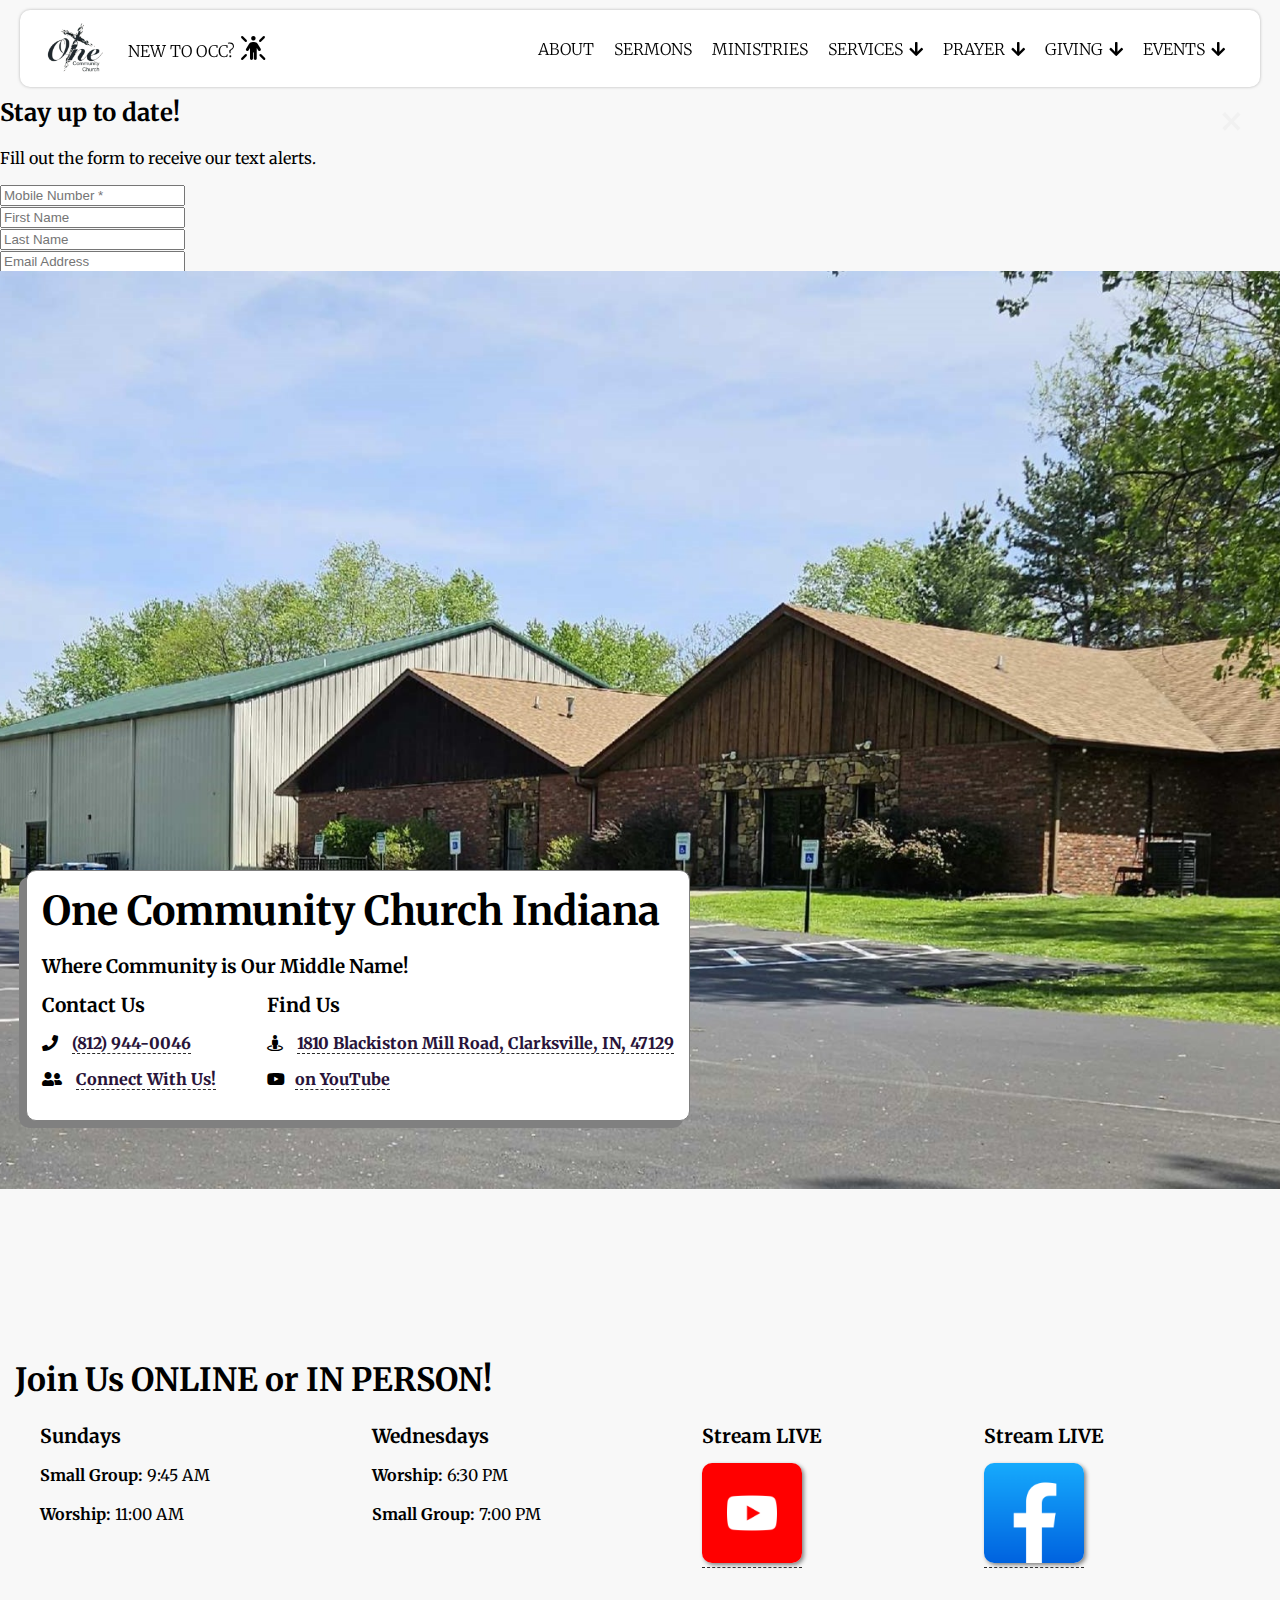
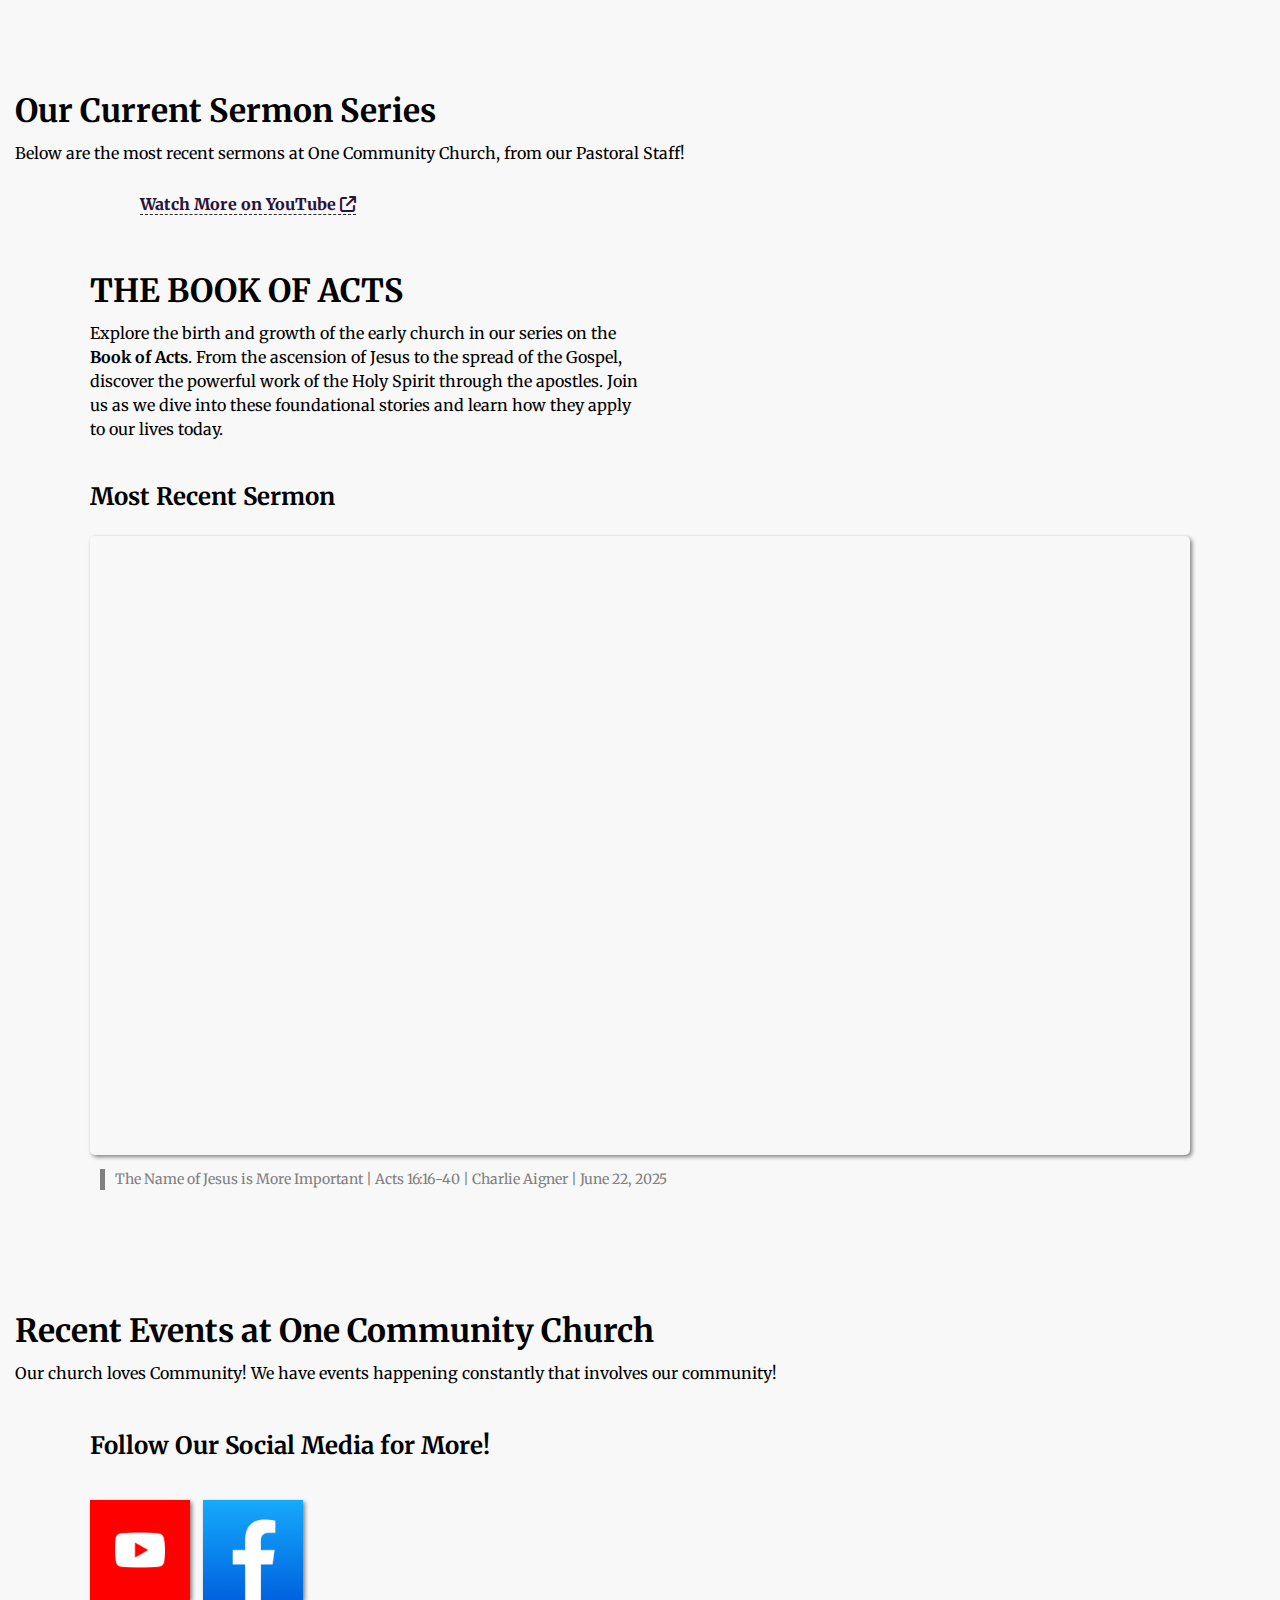
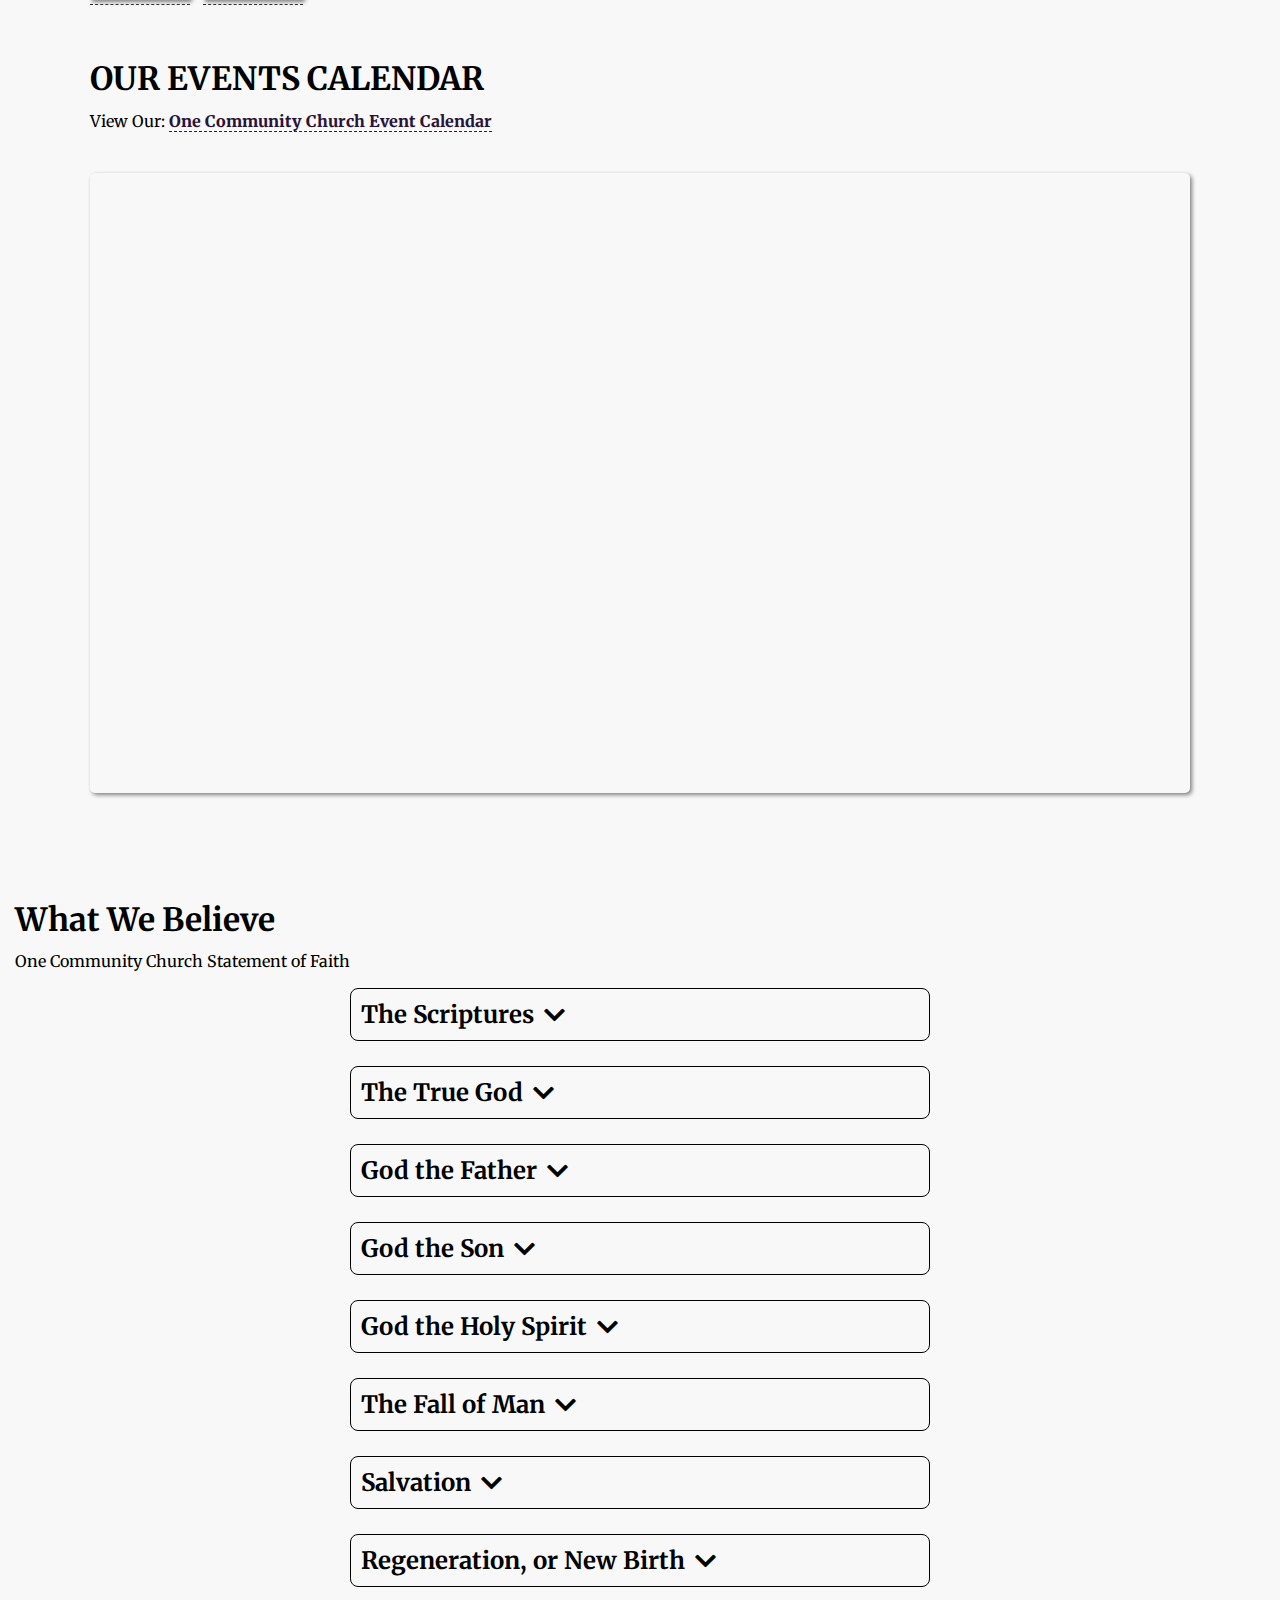
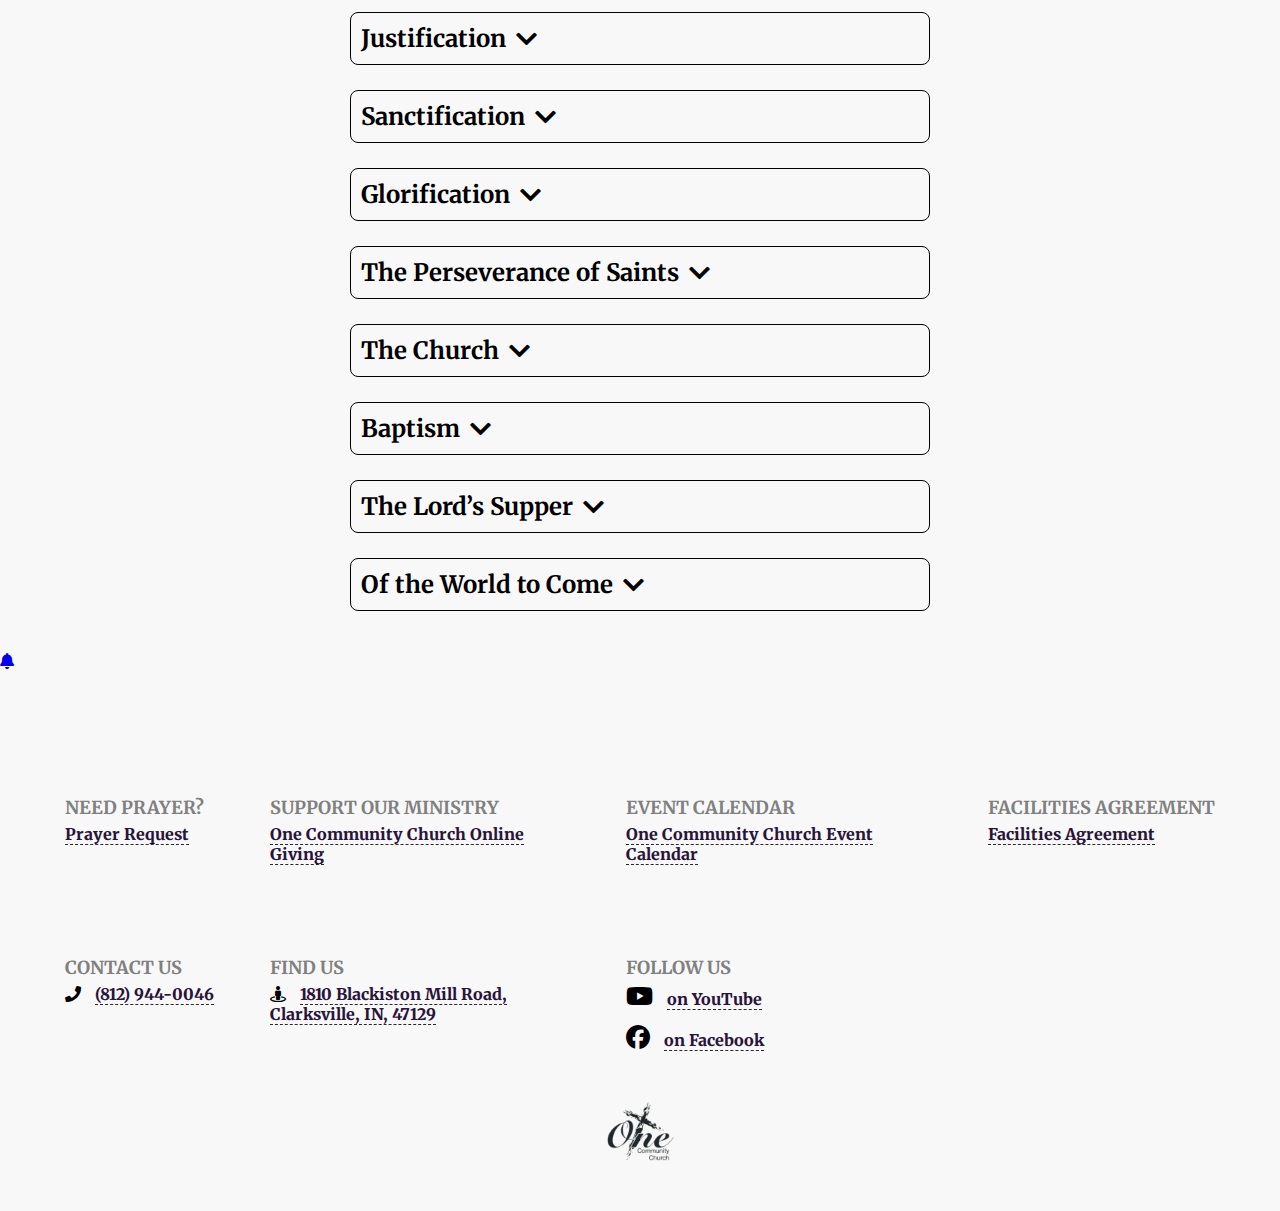
<file: index.html>
<!DOCTYPE html>
<html lang="en">
<head>
    <meta charset="UTF-8">
    <meta name="viewport" content="width=device-width, initial-scale=1.0">
    
    <meta name="color-scheme" content="light dark">
    <link rel="shortcut icon" type="image/x-icon" href="img/occ-favicon.png">

    <!-- menu icon -->
    <link rel="stylesheet" href="https://cdnjs.cloudflare.com/ajax/libs/font-awesome/4.7.0/css/font-awesome.min.css">
    <link rel="stylesheet" 
    href="https://cdnjs.cloudflare.com/ajax/libs/font-awesome/6.5.2/css/all.min.css">
    <!-- Font Awesome CDN -->
<link href="https://cdnjs.cloudflare.com/ajax/libs/font-awesome/5.15.3/css/all.min.css" rel="stylesheet">


    <!-- google font -->
    <link rel="stylesheet" href="https://fonts.googleapis.com/css?family=Merriweather">

    <link rel="stylesheet" href="home.css"> 

    <!-- Google tag (gtag.js) -->
<script async src="https://www.googletagmanager.com/gtag/js?id=G-G4RP8XPZSK"></script>
<script>
  window.dataLayer = window.dataLayer || [];
  function gtag(){dataLayer.push(arguments);}
  gtag('js', new Date());

  gtag('config', 'G-G4RP8XPZSK');
</script>

    <title>One Community Church Indiana | Home</title>

<!-- working -->
</head>
<body>



<main>





    <section>

        <img src="img/about/occ-img-2025 - Copy.JPG" alt="">

        <div class="title pd-15">

            <!-- <div class="iframe-container" style="border-radius: 0;">
                <iframe src="https://www.google.com/maps/embed?pb=!1m18!1m12!1m3!1d3130.32639216147!2d-85.77988768442322!3d38.31827188847578!2m3!1f0!2f0!3f0!3m2!1i1024!2i768!4f13.1!3m3!1m2!1s0x88696de4c640ef57%3A0xcdb8a9dc819fbcfc!2s1810%20Blackiston%20Mill%20Rd%2C%20Clarksville%2C%20IN%2047129!5e0!3m2!1sen!2sus!4v1664753261156!5m2!1sen!2sus" width="100%" height="380" style="border:0; display: block; margin-bottom: 10px;" allowfullscreen="" loading="lazy" referrerpolicy="no-referrer-when-downgrade"></iframe>
            </div> -->



            <h1>One Community Church Indiana</h1>
            <h3>Where Community is Our Middle Name!</h3>

            <div class="locate-us">

                <div class="grid-two-content" style="gap:4vw;">

                    <div class="pd-15-top">
                        <h2>Contact Us</h2>
                        <p><i class="fa fa-phone"></i> <a href="tel:8129440046">(812) 944-0046</a></p>
                        <p><i class="fa fa-user-friends"></i> <a href="https://forms.gle/NJZet6P3B1i5Fb9v7" target="_blank">Connect With Us!</a></p>
                    </div>

                    <div class="pd-15-top">
                        <h2>Find Us</h2>
                        <p><i class="fas fa-street-view"></i>  <a href="https://maps.app.goo.gl/91r3VdJow4SGdpqM8" target="_blank">1810 Blackiston Mill Road, Clarksville, IN, 47129</a></p>
                        <p><i class="fa-brands fa-youtube"></i><a href="https://www.youtube.com/@OneCommunityChurchIndiana" target="_blank">on YouTube</a></p>
                    </div>


                </div>
            </div>
        </div>


    </section>

    <div class="sidebar pd-15">

        <h2>Contents</h2>
        <ul>
            <li><a href="#new-to-occ"><i class="fa-solid fa-person-rays"></i> New to OCC?</a></li>
            <li><a href="#meet-our-pastors">Meet our Pastors</a></li>
            <li><a href="#who-is-occ">Who is One Community Church?!</a></li>
        </ul>

    </div>


    <div class="topic pd-15" id="service-times">

        <h1>Join Us ONLINE or IN PERSON!</h1>

        <div class="grid-four-two-content social-link" style="max-width: 1200px; margin: 0 auto;">

            
            <div class="pd-15-top">
                <h2>Sundays</h2>
                <p><strong>Small Group:</strong> 9:45 AM</p>
                <p><strong>Worship:</strong> 11:00 AM</p>
            </div>

            <div class="pd-15-top">
                <h2>Wednesdays</h2>
                <p><strong>Worship:</strong> 6:30 PM</p>
                <p><strong>Small Group:</strong> 7:00 PM</p>
            </div>

            <div class="pd-15-top">
                <h2>Stream LIVE</h2>
                <p><strong><a href="https://www.youtube.com/@OneCommunityChurchIndiana/live" target="_blank"> <img src="img/icon/youtube.png" alt=""></a></strong></p>

            </div>

            <div class="pd-15-top">
                <h2>Stream LIVE</h2>
                <p><strong><a href="https://www.facebook.com/onecommunitychurch" target="_blank"><img src="img/icon/facebook.png" alt=""></a></strong></p>
            </div>
            

        </div>

    </div>


    <!-- <div class="topic pd-15" id="upcoming">

        <h1>Upcoming Events</h1>

        <div class="hero" style="max-width: 1000px; margin: 0 auto;">

            <div class="pd-15">
                <h2>Vacation Bible School 2025!</h2>
                <p>Click the image to register your child!</p>
                <a href="https://forms.gle/PCVo4Jp97qVZghpD9" target="_blank" rel="noopener noreferrer"><img src="img/events/vbs25/vbs25.PNG" alt="" style="border-radius: 10px;"></a>
                <blockquote>Vacation Bible School, Monday through Friday June 23-27 | 6:15PM-8:15PM | @ <a href="https://maps.app.goo.gl/91r3VdJow4SGdpqM8" target="_blank">1810 Blackiston Mill Road, Clarksville, IN, 47129</a></blockquote>
            </div>

            
        </div>
    </div> -->

    <div class="topic pd-15" id="current-sermon-series">
        <h1>Our Current Sermon Series</h1>
        <p style="margin-bottom: 3vh;">Below are the most recent sermons at One Community Church, from our Pastoral Staff!</p>




        <div class="grid-two-content" style="justify-content:start; max-width: 1000px; margin: 0 auto;">
            <p><a href="https://www.youtube.com/@OneCommunityChurchIndiana/streams" target="_blank" id="button" style="margin-bottom: 5vh; text-decoration: none;">Watch More on YouTube <i class="fa-solid fa-arrow-up-right-from-square"></i></a></p>

            <!-- <p><a href="pages/sermons.html" target="_blank" id="button" style="margin-bottom: 5vh; text-decoration: none;">Watch More Sermons</a></p> -->
        </div>

        <div class="hero" id="Acts Sermon Series">

            <h2>The Book of Acts</h2>
            <p>Explore the birth and growth of the early church in our series on the <strong>Book of Acts</strong>. From the ascension of Jesus to the spread of the Gospel, discover the powerful work of the Holy Spirit through the apostles. Join us as we dive into these foundational stories and learn how they apply to our lives today.</p>


            <!-- <div class="grid-content"> -->


                    <h3>Most Recent Sermon</h3>

                    <div class="iframe-container">
                        <iframe width="560" height="315" src="https://www.youtube.com/embed/1Yir8VOIfvM?si=4D0zVRUkIrljJvNJ" title="YouTube video player" frameborder="0" allow="accelerometer; autoplay; clipboard-write; encrypted-media; gyroscope; picture-in-picture; web-share" referrerpolicy="strict-origin-when-cross-origin" allowfullscreen></iframe>
                    </div>
                    <blockquote>The Name of Jesus is More Important | Acts 16:16-40 | Charlie Aigner | June 22, 2025</blockquote>


                    <!-- <h3>More Sermons in the Acts Series</h3> -->

                  <!--  <details style="margin-top: 5vh;">
                        <summary>More Sermons in the Acts Series</summary>

                        <div class="grid-content">

                            <div>
                                <div class="iframe-container">
                                    <iframe width="560" height="315" src="https://www.youtube.com/embed/gU0KtT_X39Q?si=iH_cw4QNIxCO6vlZ" title="YouTube video player" frameborder="0" allow="accelerometer; autoplay; clipboard-write; encrypted-media; gyroscope; picture-in-picture; web-share" referrerpolicy="strict-origin-when-cross-origin" allowfullscreen></iframe>
                                </div>
                                <blockquote>Morning Notifications | Acts 13:26-39 | Andy Bramer</blockquote>
                            </div>

                            <div>
                                <div class="iframe-container">
                                    <iframe width="560" height="315" src="https://www.youtube.com/embed/Rn9l1AkyNwE?si=aH5pkVztsUktUyZo" title="YouTube video player" frameborder="0" allow="accelerometer; autoplay; clipboard-write; encrypted-media; gyroscope; picture-in-picture; web-share" referrerpolicy="strict-origin-when-cross-origin" allowfullscreen></iframe>
                                </div>
                                <blockquote>New Faith | Acts 13:4-25 | Matt Bramer | 4/13/2025</blockquote>
                            </div>

                            <div>
                                <div class="iframe-container">
                                    <iframe width="560" height="315" src="https://www.youtube.com/embed/nsWSlW-WiQs?si=2g96FTEmM8dF3i9C" title="YouTube video player" frameborder="0" allow="accelerometer; autoplay; clipboard-write; encrypted-media; gyroscope; picture-in-picture; web-share" referrerpolicy="strict-origin-when-cross-origin" allowfullscreen></iframe>
                                </div>
                                <blockquote>Set Apart | Acts 13:1-3 | Daniel Tatum | 4/6/2025</blockquote>
                            </div>

                            <div>
                                <div class="iframe-container">
                                    <iframe width="560" height="315" src="https://www.youtube.com/embed/bE7ibcQxTo0?si=JpxAjRMahKxyqkqC" title="YouTube video player" frameborder="0" allow="accelerometer; autoplay; clipboard-write; encrypted-media; gyroscope; picture-in-picture; web-share" referrerpolicy="strict-origin-when-cross-origin" allowfullscreen></iframe>
                                </div>
                                <blockquote>Same God | Acts 12:1-17 | Andy Bramer | 3/20/2025</blockquote>
                            </div>

                            <div>
                                <div class="iframe-container">
                                    <iframe width="560" height="315" src="https://www.youtube.com/embed/sJwNMdEZjpY?si=CKb4T0UZTibZ9BYc" title="YouTube video player" frameborder="0" allow="accelerometer; autoplay; clipboard-write; encrypted-media; gyroscope; picture-in-picture; web-share" referrerpolicy="strict-origin-when-cross-origin" allowfullscreen></iframe>
                                </div>
                                <blockquote>What'd you call me? | Acts 11:19-30 | Matt Bramer | 3/23/2025</blockquote>
                            </div>

                            <div>
                                <div class="iframe-container">
                                    <iframe width="560" height="315" src="https://www.youtube.com/embed/llFjGDB9YYs?si=X29T84of6OBvjjs8" title="YouTube video player" frameborder="0" allow="accelerometer; autoplay; clipboard-write; encrypted-media; gyroscope; picture-in-picture; web-share" referrerpolicy="strict-origin-when-cross-origin" allowfullscreen></iframe>
                                </div>
                                <blockquote>Blessings for the Nations | Acts 11:1-18 | Charlie Algner | 3/16/2025</blockquote>
                            </div>

                            <div>
                                <div class="iframe-container">
                                    <iframe width="560" height="315" src="https://www.youtube.com/embed/1YaPfa0j9XM?si=jJfckPRlviqYlCcy" title="YouTube video player" frameborder="0" allow="accelerometer; autoplay; clipboard-write; encrypted-media; gyroscope; picture-in-picture; web-share" referrerpolicy="strict-origin-when-cross-origin" allowfullscreen></iframe>
                                </div>
                                <blockquote>Everyday Conversation | Acts 10:24-48 | Andy Bramer | 3/9/2025</blockquote>
                            </div>

                            <div>
                                <div class="iframe-container">
                                    <iframe width="560" height="315" src="https://www.youtube.com/embed/qFHuAV6D6PQ?si=T22dCvfA3pNrv3S6" title="YouTube video player" frameborder="0" allow="accelerometer; autoplay; clipboard-write; encrypted-media; gyroscope; picture-in-picture; web-share" referrerpolicy="strict-origin-when-cross-origin" allowfullscreen></iframe>
                                </div>
                                <blockquote>When God say's 'Clean' | Acts 10:9-16 | Matt Bramer | 3/2/2025</blockquote>
                            </div>

                            <div>
                                <div class="iframe-container">
                                    <iframe width="560" height="315" src="https://www.youtube.com/embed/7F_GWHXiZQ8?si=g2vxM1CiQxNtluSJ" title="YouTube video player" frameborder="0" allow="accelerometer; autoplay; clipboard-write; encrypted-media; gyroscope; picture-in-picture; web-share" referrerpolicy="strict-origin-when-cross-origin" allowfullscreen></iframe>
                                </div>
                                <blockquote>The Relationship | Acts 10:1-7 | Daniel Tatum | 2/23/2025</blockquote>
                            </div>

                            <div>                    <div class="iframe-container">
                                <iframe width="560" height="315" src="https://www.youtube.com/embed/TEf9PiIea40?si=eR0jWRGtlQ1YtqmT" title="YouTube video player" frameborder="0" allow="accelerometer; autoplay; clipboard-write; encrypted-media; gyroscope; picture-in-picture; web-share" referrerpolicy="strict-origin-when-cross-origin" allowfullscreen></iframe>
                            </div>
                            <blockquote>Active Christianity | Acts 9:32-43 | Andy Bramer | 2/16/2025</blockquote></div>

                            <div>
                                <div class="iframe-container">
                                    <iframe width="560" height="315" src="https://www.youtube.com/embed/oKNhh406Pxs?si=-KiaqJph76IQh8rl" title="YouTube video player" frameborder="0" allow="accelerometer; autoplay; clipboard-write; encrypted-media; gyroscope; picture-in-picture; web-share" referrerpolicy="strict-origin-when-cross-origin" allowfullscreen></iframe>
                                </div>
                                <blockquote>The Ripple of Redemption | Acts 9:20-31 | Matt Bramer | February 9, 2025</blockquote>
                            </div>

                            <div>
                                <div class="iframe-container">
                                    <iframe width="560" height="315" src="https://www.youtube.com/embed/eh6DlCsKk18?si=JN5feEOAdsPKF6K4" title="YouTube video player" frameborder="0" allow="accelerometer; autoplay; clipboard-write; encrypted-media; gyroscope; picture-in-picture; web-share" referrerpolicy="strict-origin-when-cross-origin" allowfullscreen></iframe>
                                </div>
                                <blockquote>Big Changes | Acts 9:1-19 | Daniel Tatum | 2/2/2025</blockquote>
                            </div>

                            <div>
                                <div class="iframe-container">
                                    <iframe width="560" height="315" src="https://www.youtube.com/embed/ECL3sId0og4?si=4sZYHuPq_wX6ig_V" title="YouTube video player" frameborder="0" allow="accelerometer; autoplay; clipboard-write; encrypted-media; gyroscope; picture-in-picture; web-share" referrerpolicy="strict-origin-when-cross-origin" allowfullscreen></iframe>
                                </div>
                                <blockquote>Magic Man | Acts 8:9-25 | Matt Bramer | January 19, 2025</blockquote>
                            </div>

                            <div>
                                <div class="iframe-container">
                                    <iframe width="560" height="315" src="https://www.youtube.com/embed/bWHPbwePn9w?si=ogi61NM1vM9Hsxtx" title="YouTube video player" frameborder="0" allow="accelerometer; autoplay; clipboard-write; encrypted-media; gyroscope; picture-in-picture; web-share" referrerpolicy="strict-origin-when-cross-origin" allowfullscreen></iframe>
                                </div>
                                <blockquote>God's Plan | Acts 8:1-8 | Daniel Tatum | 1/12/2025</blockquote>
                            </div>

                            <div>
                                <div class="iframe-container">
                                <iframe width="560" height="315" src="https://www.youtube.com/embed/OaY53baw0qQ?si=JWEeva1ojnXhcBsC" title="YouTube video player" frameborder="0" allow="accelerometer; autoplay; clipboard-write; encrypted-media; gyroscope; picture-in-picture; web-share" referrerpolicy="strict-origin-when-cross-origin" allowfullscreen></iframe>
                            </div>
                                <blockquote>Having a bad day? | Acts 7:54-60 | Andy Bramer | 1/5/2025</blockquote>
                            </div>

                            <div>
                                <div class="iframe-container">
                                    <iframe width="560" height="315" src="https://www.youtube.com/embed/5fjjScRBGFY?si=OX3qca_oBR3bwF0_" title="YouTube video player" frameborder="0" allow="accelerometer; autoplay; clipboard-write; encrypted-media; gyroscope; picture-in-picture; web-share" referrerpolicy="strict-origin-when-cross-origin" allowfullscreen></iframe>
                                </div>
                                <blockquote>Empty Religion | Acts 7:44-53 | Matt Bramer | December 29, 2024</blockquote>
                            </div>

                            <div>
                                <div class="iframe-container">
                                    <iframe width="560" height="315" src="https://www.youtube.com/embed/-R8c8xaa350?si=dOcJ3JrQMhV2IhcS" title="YouTube video player" frameborder="0" allow="accelerometer; autoplay; clipboard-write; encrypted-media; gyroscope; picture-in-picture; web-share" referrerpolicy="strict-origin-when-cross-origin" allowfullscreen></iframe>
                                </div>
                                <blockquote>A Man who God Chose | Acts 6:8-15 | Charlie Aigner | November 24, 2024</blockquote>
                            </div>

                            <div>
                                <div class="iframe-container">
                                    <iframe width="560" height="315" src="https://www.youtube.com/embed/VauyePL0VJ0?si=9kCld5d7bpkAunYp" title="YouTube video player" frameborder="0" allow="accelerometer; autoplay; clipboard-write; encrypted-media; gyroscope; picture-in-picture; web-share" referrerpolicy="strict-origin-when-cross-origin" allowfullscreen></iframe>
                                </div>
                                <blockquote>Service | Acts 6:1-7 | Daniel Tatum | November 17, 2024</blockquote>
                            </div>

                            <div>
                                <div class="iframe-container">
                                    <iframe width="560" height="315" src="https://www.youtube.com/embed/keDzPQFLAYo?si=F7ZtzebuL4eX021s" title="YouTube video player" frameborder="0" allow="accelerometer; autoplay; clipboard-write; encrypted-media; gyroscope; picture-in-picture; web-share" referrerpolicy="strict-origin-when-cross-origin" allowfullscreen></iframe>
                                </div>
                                <blockquote>Suffer For His Name | Acts 5:17-42 | Matthew Bramer | November 10, 2024</blockquote>
                            </div>

                            <div>
                                <div class="iframe-container">
                                    <iframe width="560" height="315" src="https://www.youtube.com/embed/y3pUpCEBv20?si=umTYEJOl_ysDfrcH" title="YouTube video player" frameborder="0" allow="accelerometer; autoplay; clipboard-write; encrypted-media; gyroscope; picture-in-picture; web-share" referrerpolicy="strict-origin-when-cross-origin" allowfullscreen></iframe>
                                </div>
                                <blockquote>The Miracle of Changed Lives | Acts 5:12-16 | Andy Bramer | November 3, 2024</blockquote>
                            </div>

                            <div>
                                <div class="iframe-container">
                                    <iframe width="560" height="315" src="https://www.youtube.com/embed/AmEPZr54DN0?si=8bbPqw_yL6ihebUJ" title="YouTube video player" frameborder="0" allow="accelerometer; autoplay; clipboard-write; encrypted-media; gyroscope; picture-in-picture; web-share" referrerpolicy="strict-origin-when-cross-origin" allowfullscreen></iframe>
                                </div>
                                <blockquote>A Gift from the Heart | Acts 5:1-11 | Daniel Tatum | October 27, 2024</blockquote>
                            </div>

                            <div>
                                <div class="iframe-container">
                                    <iframe width="560" height="315" src="https://www.youtube.com/embed/FFEcyKvwi0Q?si=7hNMsNwudreotmQp" title="YouTube video player" frameborder="0" allow="accelerometer; autoplay; clipboard-write; encrypted-media; gyroscope; picture-in-picture; web-share" referrerpolicy="strict-origin-when-cross-origin" allowfullscreen></iframe>
                                </div>
                                <blockquote>Radical Generosity | Acts 4:32-37 | Matt Bramer | October 20, 2024</blockquote>
                            </div>

                            <div>
                                <div class="iframe-container">
                                    <iframe width="560" height="315" src="https://www.youtube.com/embed/x-NCBpv9AJY?si=H0lAtfE62D_9hrXl" title="YouTube video player" frameborder="0" allow="accelerometer; autoplay; clipboard-write; encrypted-media; gyroscope; picture-in-picture; web-share" referrerpolicy="strict-origin-when-cross-origin" allowfullscreen></iframe>
                                </div>
                                <blockquote>The Power of the Living Son on God | Acts 4:13-33 | Jim Bullock | October 13, 2024</blockquote>
                            </div>
    
                            <div>
                                <div class="iframe-container">
                                    <iframe width="560" height="315" src="https://www.youtube.com/embed/kfVbjc07JrY?si=D3y1QvHV82bjUrL5" title="YouTube video player" frameborder="0" allow="accelerometer; autoplay; clipboard-write; encrypted-media; gyroscope; picture-in-picture; web-share" referrerpolicy="strict-origin-when-cross-origin" allowfullscreen></iframe>
                                </div>
                                <blockquote>Jesus | Act 4:1-13 | Andy Bramer | October 6, 2024</blockquote>
                            </div>
    
                            <div>
                                <div class="iframe-container">
                                    <iframe width="560" height="315" src="https://www.youtube.com/embed/9HVdto4x1U8?si=FzQSMYI8beUjOybY" title="YouTube video player" frameborder="0" allow="accelerometer; autoplay; clipboard-write; encrypted-media; gyroscope; picture-in-picture; web-share" referrerpolicy="strict-origin-when-cross-origin" allowfullscreen></iframe>
                                </div>
                                <blockquote>Making Repentance a Routine | Acts 3:11-26 | Matt Bramer | September 29, 2024</blockquote>
                            </div>
    
                            <div>
                                <div class="iframe-container">
                                    <iframe width="560" height="315" src="https://www.youtube.com/embed/OWhajslr4c0?si=FrcJkEBvSCLJG0LP" title="YouTube video player" frameborder="0" allow="accelerometer; autoplay; clipboard-write; encrypted-media; gyroscope; picture-in-picture; web-share" referrerpolicy="strict-origin-when-cross-origin" allowfullscreen></iframe>
                                </div>
                                <blockquote>The Temple Two-Step | Acts 3:1-10 | Randy Smith | September 22, 2024</blockquote>
                            </div>
    
                            <div>
                                <div class="iframe-container">
                                    <iframe width="560" height="315" src="https://www.youtube.com/embed/Y3KrFKKdl34?si=uwJUqbnvyJ9tJhYD" title="YouTube video player" frameborder="0" allow="accelerometer; autoplay; clipboard-write; encrypted-media; gyroscope; picture-in-picture; web-share" referrerpolicy="strict-origin-when-cross-origin" allowfullscreen></iframe>
                                </div>
                                <blockquote>Life in the Church | Acts 2:42-47 | Andy Bramer | September 15, 2024</blockquote>
                            </div>
    
                            <div>
                                <div class="iframe-container">
                                    <iframe width="560" height="315" src="https://www.youtube.com/embed/UfhpUs4nfNc?si=fYv9n9f5BloiPexZ" title="YouTube video player" frameborder="0" allow="accelerometer; autoplay; clipboard-write; encrypted-media; gyroscope; picture-in-picture; web-share" referrerpolicy="strict-origin-when-cross-origin" allowfullscreen></iframe>
                                </div>
                                <blockquote>Cut to the Heart | Acts 2:14-41 | Daniel Tatum | September 8, 2024</blockquote>
                            </div>
    
                            <div>
                                <div class="iframe-container">
                                    <iframe width="560" height="315" src="https://www.youtube.com/embed/Jrzs9azZDLI?si=BFjhli8r6e1CmXmG" title="YouTube video player" frameborder="0" allow="accelerometer; autoplay; clipboard-write; encrypted-media; gyroscope; picture-in-picture; web-share" referrerpolicy="strict-origin-when-cross-origin" allowfullscreen></iframe>
                                </div>
                                <blockquote>What If? | Acts 2:1-13 | Andy Bramer | September 1, 2024</blockquote>
                            </div>
    
                            <div>
                                <div class="iframe-container">
                                    <iframe width="560" height="315" src="https://www.youtube.com/embed/ku7oEdXiliM?si=dVIb0XB6wbX4RM5T" title="YouTube video player" frameborder="0" allow="accelerometer; autoplay; clipboard-write; encrypted-media; gyroscope; picture-in-picture; web-share" referrerpolicy="strict-origin-when-cross-origin" allowfullscreen></iframe>
                                </div>
                                <blockquote>God's Will | Acts 1:12-26 | Matt Bramer | August 25, 2024</blockquote>
                            </div>
                                
                            <div>
                                <div class="iframe-container">
                                    <iframe width="560" height="315" src="https://www.youtube.com/embed/a0M4SH6C-VQ?si=ESpRRSc8gLSMCGlE" title="YouTube video player" frameborder="0" allow="accelerometer; autoplay; clipboard-write; encrypted-media; gyroscope; picture-in-picture; web-share" referrerpolicy="strict-origin-when-cross-origin" allowfullscreen></iframe>
                                </div>
                                <blockquote>Waiting | Acts 1:1-11 | Daniel Tatum | August 18, 2024</blockquote>
                            </div>
    
                        </div>
                    </details>

        </div> -->




        

        <!-- <div class="hero" style="margin-top: 10vh;">
            <h2>Advent 2024 Sermons</h2>
            <p>Join us as we celebrate the birth of Jesus Christ with our Advent 2024 series. Reflect on the themes of hope, peace, joy, and love as we prepare our hearts for the coming of our Savior. Discover the true meaning of Christmas and how it impacts our lives today.</p>

            <div class="iframe-container">
                <iframe width="560" height="315" src="https://www.youtube.com/embed/BDAKLRmKiZs?si=ygUKVqcafLJksnZw" title="YouTube video player" frameborder="0" allow="accelerometer; autoplay; clipboard-write; encrypted-media; gyroscope; picture-in-picture; web-share" referrerpolicy="strict-origin-when-cross-origin" allowfullscreen></iframe>
            </div>
            <blockquote>Christmas Eve 2024 Service | One Community Church Indiana</blockquote>

            <div class="iframe-container">
                <iframe width="560" height="315" src="https://www.youtube.com/embed/PBmV4pFssJQ?si=PZa8tSYDdmzIAgbv" title="YouTube video player" frameborder="0" allow="accelerometer; autoplay; clipboard-write; encrypted-media; gyroscope; picture-in-picture; web-share" referrerpolicy="strict-origin-when-cross-origin" allowfullscreen></iframe>
            </div>
            <blockquote>What's love got to do with it? | Mark 10:17-22 | Andy Bramer | December 22, 2024</blockquote>

            <div class="iframe-container">
                <iframe width="560" height="315" src="https://www.youtube.com/embed/P87nv5v2L8Q?si=ozACv9ePNkSTjdZ5" title="YouTube video player" frameborder="0" allow="accelerometer; autoplay; clipboard-write; encrypted-media; gyroscope; picture-in-picture; web-share" referrerpolicy="strict-origin-when-cross-origin" allowfullscreen></iframe>
            </div>
            <blockquote>Joy to the World | Psalm 98:1-9 | Matt Bramer | December 15, 2024</blockquote>

        <div class="iframe-container">
            <iframe width="560" height="315" src="https://www.youtube.com/embed/l_rjiEFWf3Q?si=XUr-LaGDvBYJ_W9n" title="YouTube video player" frameborder="0" allow="accelerometer; autoplay; clipboard-write; encrypted-media; gyroscope; picture-in-picture; web-share" referrerpolicy="strict-origin-when-cross-origin" allowfullscreen></iframe>
        </div>
        <blockquote>Peace | John 14:1,27 | Daniel Tatum | December 8, 2024</blockquote>

        <div class="iframe-container">
            <iframe width="560" height="315" src="https://www.youtube.com/embed/ZsweeADzg70?si=mk-_dYrMer6oz7sf" title="YouTube video player" frameborder="0" allow="accelerometer; autoplay; clipboard-write; encrypted-media; gyroscope; picture-in-picture; web-share" referrerpolicy="strict-origin-when-cross-origin" allowfullscreen></iframe>
        </div>
        <blockquote>Hope is Here | Ephesians 1:15-23 | Andy Bramer | December 1, 2024</blockquote>

        </div> -->

    </div>
    
    


    </div>

    <!-- <div class="topic pd-15" id="ourMinistries">

        <h1>Find Your Fit!</h1>
        <p>We love Community here at One Community Church. We look forward to seeing you!</p>

        <div class="grid-content hero">

            <div>
                <h2>Nursery Ministry</h2>
                <p>Lorem ipsum dolor sit amet consectetur adipisicing elit. Quos eveniet vero impedit veritatis minus cupiditate enim, suscipit magnam animi iure adipisci recusandae error architecto nisi rerum est quisquam aspernatur et.</p>

                <a href="pages/ministries.html#nursery" class="cta">More Info</a>
            </div>

            <div>
                <h2>Children's Ministry</h2>
                <p>Our children at OCC</p>

                <a href="" class="cta">More Info</a>
            </div>

            <div>
                <h2>Youth Ministry</h2>
                <p>Lorem ipsum dolor sit amet consectetur adipisicing elit. Quos eveniet vero impedit veritatis minus cupiditate enim, suscipit magnam animi iure adipisci recusandae error architecto nisi rerum est quisquam aspernatur et.</p>

                <a href="pages/ministries.html#youth" class="cta">More Info</a>
            </div>

            <div>
                <h2>Young Adult Ministry</h2>
                <p>Lorem ipsum dolor sit amet consectetur adipisicing elit. Quos eveniet vero impedit veritatis minus cupiditate enim, suscipit magnam animi iure adipisci recusandae error architecto nisi rerum est quisquam aspernatur et.</p>

                <a href="" class="cta">More Info</a>
            </div>

            <div>
                <h2>Adult Ministry</h2>
                <p>Lorem ipsum dolor sit amet consectetur adipisicing elit. Quos eveniet vero impedit veritatis minus cupiditate enim, suscipit magnam animi iure adipisci recusandae error architecto nisi rerum est quisquam aspernatur et.</p>

                <a href="" class="cta">More Info</a>
            </div>




        </div>

    </div> -->

    <!-- <div class="topic pd-15" id="recent-sermon-series">

        <h1>Recent Sermon Series</h1>

        <div class="hero">
            <h2>The Book of John</h2>
            <p>For the more than 65 weeks, we’ve went deep into the Gospel of John, exploring Jesus’ life, teachings, and miracles. This series gave us a close look at John’s unique take on Christ’s divinity, His love, and His mission to bring eternal life. Join us as we reflect on the impactful lessons and insights from this in-depth study, and see how John’s Gospel continues to influence our faith and daily lives.
            </p>

            <p><strong>Sermon Playlist:</strong> <a href="https://youtube.com/playlist?list=PL6DvKUVB3gYTWlEetGZvNX2Qp89mL1xrE&feature=shared" target="_blank" rel="noopener noreferrer">The Book of John Sermon Playlist on YouTube</a></p>

            <h3>The Final Sermon</h3>
            <div class="iframe-container">
                <iframe width="560" height="315" src="https://www.youtube.com/embed/pZeqtQbgIpo?si=zqpeQm8nndUf1N9o" title="YouTube video player" frameborder="0" allow="accelerometer; autoplay; clipboard-write; encrypted-media; gyroscope; picture-in-picture; web-share" referrerpolicy="strict-origin-when-cross-origin" allowfullscreen></iframe>
            </div>
            <blockquote>The Most Important Meal Ever...Maybe | John 21:15-25 | Brion Rector | June 16, 2024</blockquote>

        </div>


    </div> -->



    




    <div class="topic pd-15" id="recent-events">

        <h1>Recent Events at One Community Church</h1>
        <p>Our church loves Community! We have events happening constantly that involves our community!</p>



        


        <div class="hero">

            <!-- <div class="pd-15-top" id="worshipGuides">
                <h2>Worship Guides</h2>
                <ul>

                    <h1>October 2024</h1>
                    <li><a href="docs/worshipGuide/October 13, 2024 Worship Guide.pdf" target="_blank">October 13, 2024 | Worship Guide</a></li>
                    <li><a href="docs/worshipGuide/October 6, 2024 Worship Guide.pdf" target="_blank">October 6, 2024 | Worship Guide</a></li>

                </ul>

                    
            </div>

            <details style="margin-top: 5vh;">
                <summary>Previous Months Worship Guides</summary>

                <div class="pd-15-top">
                    <ul>

                        <h1>September 2024</h1>
                        <li><a href="docs/worshipGuide/September 22, 2024 Worship Guide.pdf" target="_blank">September 22, 2024 | Worship Guide</a></li>
                        <li><a href="docs/worshipGuide/September 15, 2024 Worship Guide.pdf" target="_blank">September 15, 2024 | Worship Guide</a></li>
                        <li><a href="docs/worshipGuide/September 8, 2024 Worship Guide.pdf" target="_blank">September 8, 2024 | Worship Guide</a></li>


                        <h1>August 2024</h1>
                        <li><a href="docs/worshipGuide/August 25, 2024 Worship Guide.pdf" target="_blank">August 25, 2024 | Worship Guide</a></li>
                        <li><a href="docs/worshipGuide/August 11, 2024 Worship Guide.pdf" target="_blank">August 11, 2024 | Worship Guide</a></li>
                        <li><a href="docs/worshipGuide/August 4, 2024 Worship Guide.pdf" target="_blank">August 4, 2024 | Worship Guide</a></li>
    
                        <h1>July 2024</h1>
                        <li><a href="docs/worshipGuide/July 28, 2024 Worship Guide.pdf" target="_blank">July 28, 2024 | Worship Guide</a></li>
                        <li><a href="docs/worshipGuide/July 21, 2024 Worship Guide.pdf" target="_blank">July 21, 2024 | Worship Guide</a></li>
                        <li><a href="docs/worshipGuide/July 14, 2024 Worship Guide.pdf" target="_blank">July 14, 2024 | Worship Guide</a></li>
                        <li><a href="docs/worshipGuide/July 7, 2024 Worship Guide.pdf" target="_blank">July 7, 2024 | Worship Guide</a></li>
    
                        <h1>June 2024</h1>
                        <li><a href="docs/worshipGuide/worshipGuide-2024-06-30.pdf" target="_blank" rel="noopener noreferrer">June 30, 2024 | Worship Guide</a></li>
                    </ul>
                </div>

            </details> -->
            <h3 style="margin-top: 5vh;">Follow Our Social Media for More!</h3>
            <div class="grid-content" style="max-width: max-content;">
                
                <div class="pd-15-top">
                    <a href="https://www.youtube.com/@OneCommunityChurchIndiana" target="_blank">
                        <img src="img/icon/youtube.png" alt="" style="max-height: 15vh; max-width: 100px;">
                        </a>
                </div>


                <div class="pd-15-top">
                    <a href="https://www.facebook.com/onecommunitychurch" target="_blank">
                        <img src="img/icon/facebook.png" alt=""style="max-height: 15vh; max-width:100px;">
                        </a>
                </div>
            </div>


            <!-- <div class="pd-15-top">

                <h2>VBS 2024</h2>
                <div class="iframe-container" style="margin-top: 10px;">
                    <iframe width="560" height="315" src="https://www.youtube.com/embed/rD0Jpubf668?si=FJOn24VjYPkM9pJM" title="YouTube video player" frameborder="0" allow="accelerometer; autoplay; clipboard-write; encrypted-media; gyroscope; picture-in-picture; web-share" referrerpolicy="strict-origin-when-cross-origin" allowfullscreen></iframe>
                </div>
                <blockquote>VBS 2024 Highlight Video!</blockquote>

                <h2>VBS 2023</h2>
                <div class="iframe-container">
                    <iframe width="560" height="315" src="https://www.youtube.com/embed/9u21rO3eOhU" title="YouTube video player" frameborder="0" allow="accelerometer; autoplay; clipboard-write; encrypted-media; gyroscope; picture-in-picture; web-share" allowfullscreen></iframe>
                  </div>
                  <blockquote>VBS 2023 Highlight Video!</blockquote>
            </div> -->


            <div class="pd-15-top">
                <h2>Our Events Calendar</h2>
                <p>View Our: <a href="https://calendar.google.com/calendar/embed?src=177ministries%40gmail.com&ctz=America%2FNew_York" target="_blank" rel="noopener noreferrer">One Community Church Event Calendar</a></p>


                <div class="mobile-cal">
                <div class="iframe-container" style="margin-top: 10px;">
                    <iframe src="https://calendar.google.com/calendar/embed?src=177ministries%40gmail.com&ctz=America%2FNew_York" style="border: 0" width="80vw" height="60vh" frameborder="0" scrolling="no"></iframe>
                </div>
                </div>

            </div>

        </div>
    </div>



    <div class="topic pd-15" id="statement-of-faith">
        <h1>What We Believe</h1>
        <p>One Community Church Statement of Faith</p>

        <div class="topic">

            <ul>
                <li>
                    <details>
                    <summary>The Scriptures</summary>
                    <p>We believe that the Holy Bible was written by men divinely inspired, and is a perfect treasure of heavenly instruction that is used to guide our lives. It has God for it author, salvation for its end, and truth without any mixture of error.</p>
                    <ul>
                        <li>(2 Timothy 3:15-17)</li>
                        <li>(1 Peter 1:25)</li>
                    </ul>
                    </details>
                </li>


                <li>
                    <details>
                    <summary>The True God</summary>
                    <p>We believe that there is one, and only one, living and true God. He is the infinite, intelligent Spirit, the Maker, and Supreme Ruler of heaven and earth. He is indescribably glorious in holiness, and worthy of all possible honor confidence, and love; that in the unity of the Godhead there are three persons, the Father, the Son, and the Holy Spirit.</p>
    
                    <ul>
                        <li>(1 Thessalonians 1:9)</li>
                        <li>(John 15:1)</li>
                    </ul>
    
                    </details>
                </li>

                <li>
                    <details>
                        <summary>God the Father</summary>
                        <p>God as Father reigns with providential care over His universe, His creatures, and the flow of the stream of human history according to the purposes of His grace. He is all powerful, all knowing, all loving, and all wise. God is Father in truth to those who become children of God through faith in Jesus Christ. He is fatherly in His attitude toward all men.</p>
        
                        <ul>
                            <li>(Genesis 1:1; 2:7)</li>
                        </ul>
                    </details>
                </li>

                <li>
                    <details>
                        <summary>God the Son</summary>
                        <p>Christ is the eternal Son of God. In His incarnation as Jesus Christ was conceived of the Holy Spirit and born of the virgin Mary. Jesus perfectly revealed and did the will of God, taking upon Himself human nature with its demands and necessities and identifying Himself completely with mankind yet without sin. His substitutionary death on the cross He made provision for the redemption of men from sin. He was raised from the dead with a glorified body and appeared to His disciples as the person who was with them before His crucifixion. He ascended into heaven and is now exalted at the right hand of God where He is the one Mediator, fully God, fully man, in whose Person is effected the reconciliation between God and man. He will return in power and glory to judge the world and to consummate His redemptive mission. He now dwells in all believers as the living and ever present Lord.</p>
        
                        <ul>
                            <li>(Isaiah 7:14; Isaiah 53:1-12)</li>
                            <li>(Matthew 1:18-23)</li>
                            <li>(John 1:1-18)</li>
                        </ul>
                    </details>
                </li>

                <li>
                    <details>
                        <summary>God the Holy Spirit</summary>
                        <p>The Holy Spirit is the Spirit of God, fully divine. He inspired holy men of old to write the Scriptures. Through illumination He enables men to understand truth. He exalts Christ. He convicts men of sin, of righteousness, and of judgment. He calls men to the Savior, and effects regeneration. At the moment of regeneration He baptizes every believer into the Body of Christ. He cultivates Christian character, comforts believers, and bestows the spiritual gifts by which they serve God through His church. He seals the believer unto the day of final redemption. His presence in the Christian is the guarantee that God will bring the believer into the fullness of the stature of Christ. He enlightens and empowers the believer and the church in worship, evangelism and service.</p>
        
                        <ul>
                            <li>(John 4:24; 14:16-17,26; 15:26; 16:7-14)</li>
                            <li>(Acts 1:8)</li>
                        </ul>
        
                    </details>
                </li>

                <li>
                    <details>
                        <summary>The Fall of Man</summary>
                        <p>We believe that Man was created in holiness, under the law of his Maker, but by voluntary transgression fell from that holy and happy state; in consequence of which all mankind are now sinners, not by constraint but choice. Man is by nature utterly void of the holiness required by the law of God, totally inclined to evil; and therefore under just condemnation to eternal ruin, without defense or excuse. </p>

                        <ul>
                            <li>(Genesis 3:1-24)</li>
                            <li>(Romans 5:14, 19)</li>
                        </ul>


                    </details>
                </li>

                <li>
                    <details>
                        <summary>Salvation</summary>

                        <p>Salvation involved the redemption of the whole man, and is offered freely to all who accept Jesus Christ as Lord and Savior, who by His own blood obtained eternal redemption for the believer. There is no salvation apart from personal faith in Jesus Christ as Lord.</p>

                    </details>
                </li>


                <li>
                    <details>
                        <summary>Regeneration, or New Birth</summary>
                        <p>Work of God’s grace whereby believers become a new creation in Christ Jesus. It is a change of heart began by the Holy Spirit through conviction of sin, to which the sinner responds in repentance toward God and faith in the Lord Jesus Christ. Repentance and faith are inseparable experiences of grace. Repentance is a genuine turning from sin toward God. Faith is the acceptance of Jesus Christ and commitment of the entire personality to Him as Lord and Savior.</p>
                    </details>
                </li>

                <li>
                    <details>
                        <summary>Justification</summary>
                        <p>God’s act of declaring all sinners who repent and believe in Christ, “not guilty” based upon the principles of His righteousness. Justification brings the believer into a relationship of peace and favor with God.</p>
                    </details>
                </li>

                <li>
                    <details>
                        <summary>Sanctification</summary>
                        <p>The experience, beginning in regeneration, by which the believer is set apart to God’s purposes, and is enabled to progress toward moral and spiritual maturity through the presence and power of the Holy Spirit dwelling in him. Growth in grace should continue throughout the new believer’s life.</p>
                    </details>
                </li>

                <li>
                    <details>
                        <summary>Glorification</summary>
                        <p>The culmination of salvation and is the final blessed and abiding state of the redeemed in heaven.</p>
                    </details>
                </li>

                <li>
                    <details>
                        <summary>The Perseverance of Saints</summary>
                        <p>We believe that only true believers will endure unto the end. Their persevering attachment to Christ distinguishes them from superficial believers and they are kept by the power of God through faith unto salvation.</p>

                        <ul>
                            <li>(John 6:47, 10:27-28)</li>
                            <li>(Romans 8:1)</li>
                            <li>(Philippians 1:6)</li>
                        </ul>
                    </details>
                </li>

                <li>
                    <details>
                        <summary>The Church</summary>
                        <p>We believe that the visible church of Christ is a congregation of baptized believers.</p>

                        <ul>
                            <li>(Acts 2:38, 42)</li>
                            <li>(1 Corinthians 12:13, 27)</li>
                        </ul>
                    </details>
                </li>

                <li>
                    <details>
                        <summary>Baptism</summary>
                        <p>We believe that Christian baptism is the immersion in water of a believer, into the name of the Father, and Son, and Holy Spirit.</p>

                        <ul>
                            <li>(Matthew 3:15-17, Matthew 28:19)</li>
                            <li>(Acts 16:30-33)</li>
                            <li>(Romans 6:3-4)</li>
                            <li>(Colossians 2:12)</li>
                            <li>(Acts 16:30-33)</li>
                        </ul>
                    </details>
                </li>

                <li>
                    <details>
                        <summary>The Lord’s Supper</summary>
                        <p>The Lord’s Supper, the sacred use of bread and juice, is when the members of the body of Christ commemorate together the dying love of Christ. This is always preceded by our careful self-examination.</p>

                        <ul>
                            <li>(Luke 22:19-20)</li>
                            <li>(1 Corinthians 10:16-17)</li>
                            <li>(1 Corinthians 11:23-29)</li>
                        </ul>
                    </details>
                </li>


                <li>
                    <details>
                        <summary>Of the World to Come</summary>
                        <p>We believe that the end of the world is approaching. At the last day Christ will descend from heaven and raise the dead from the grave to final retribution. A solemn separation will then take place, the wicked will be adjudged to endless punishment and the righteous to endless joy. This judgment will fix forever the final state of men in heaven or hell, on principles of righteousness.</p>

                        <ul>
                            <li>(John 14:3)</li>
                            <li>(Luke 12:40)</li>
                            <li>(Acts 1:11)</li>
                            <li>(1 Corinthians 15:58)</li>
                            <li>(2 Corinthians 5:10)</li>
                            <li>(Jude 1:14)</li>
                        </ul>
                    </details>
                </li>


            </ul>


        </div>
        
    </div>


    <!-- Bootstrap CSS -->
<!-- <link href="https://cdn.jsdelivr.net/npm/bootstrap@5.3.0-alpha1/dist/css/bootstrap.min.css" rel="stylesheet"> -->
<!-- Bootstrap JS (for modal functionality) -->
<!-- <script src="https://cdn.jsdelivr.net/npm/bootstrap@5.3.0-alpha1/dist/js/bootstrap.bundle.min.js"></script> -->



<!-- Modal Structure -->
<!-- <div class="modal fade" id="subscribeModal" tabindex="-1" aria-labelledby="subscribeModalLabel" aria-hidden="true">
    <div class="modal-dialog">
        <div class="modal-content">
            <div class="modal-header">
                <h5 class="modal-title" id="subscribeModalLabel">Stay up to date!</h5>
                <button type="button" class="btn-close" data-bs-dismiss="modal" aria-label="Close"></button>
            </div>
            <div class="modal-body">
                <link media="all" type="text/css" rel="stylesheet" href="https://app.clearstream.io/css/external/form.html.css"/>
                <div class="cs_html_form_container">
                    <p class="cs_html_form_subtitle">Fill out the form to receive our text alerts.</p>
                    <form class="cs_html_form" action="https://opturl.com/h/oZY07adR" method="post" id="cs_html_form_oZY07adR" target="_blank">
                        <div class="cs_html_form_result"></div>
                        <div class="cs_html_form_error"></div>
                        <div class="cs_html_form_row">
                            <input type="text" name="mobile_number" placeholder="Mobile Number *" data-country="US"/>
                        </div>
                        <div class="cs_html_form_row">
                            <input type="text" name="first" placeholder="First Name"/>
                        </div>
                        <div class="cs_html_form_row">
                            <input type="text" name="last" placeholder="Last Name"/>
                        </div>
                        <div class="cs_html_form_row">
                            <input type="text" name="email" placeholder="Email Address"/>
                        </div>
                        <div class="cs_html_form_row">
                            <button type="submit">Subscribe</button>
                        </div>
                        <p class="cs_html_form_terms">Message & data rates may apply. Message frequency varies. <a href="http://clst.io/terms">Terms of use</a> and <a href="http://clst.io/privacy">privacy policy</a>. To opt-out, text STOP at any time. <a href="https://clearstream.io">Church software by Clearstream.</a></p>
                    </form>
                </div>
                <script src="https://app.clearstream.io/js/external/form.html.js"></script>
                <script type="text/javascript">var $csj = jQuery.noConflict(true);</script>
            </div>
        </div>
    </div>
</div> -->



<!-- <div class="topic pd-15">
    <link media="all" type="text/css" rel="stylesheet" href="https://app.clearstream.io/css/external/form.html.css"/>
    <div class="cs_html_form_container">
        <h2>Stay up to date!</h2>
        <p class="cs_html_form_subtitle">Fill out the form to receive our text alerts.</p>
        <form class="cs_html_form" action="https://opturl.com/h/oZY07adR" method="post" id="cs_html_form_oZY07adR" target="_blank">
            <div class="cs_html_form_result"></div>
            <div class="cs_html_form_error"></div>
            <div class="cs_html_form_row"><input type="text" name="mobile_number" placeholder="Mobile Number *" data-country="US"/></div>
            <div class="cs_html_form_row"><input type="text" name="first" placeholder="First Name"/></div>
            <div class="cs_html_form_row"><input type="text" name="last" placeholder="Last Name"/></div>
            <div class="cs_html_form_row"><input type="text" name="email" placeholder="Email Address"/></div>
            <div class="cs_html_form_row">
                <button type="submit">Subscribe</button>
            </div>
            <p class="cs_html_form_terms">Message &amp; data rates may apply. Message frequency varies. <a href="http://clst.io/terms">Terms of use</a> and <a href="http://clst.io/privacy">privacy policy</a>. To opt-out, text STOP at any time. <a href="https://clearstream.io">Church software by Clearstream.</a></p>
        </form>
    </div>
    <script src="https://app.clearstream.io/js/external/form.html.js"></script>
    <script type="text/javascript">var $csj = jQuery.noConflict(true);</script>
</div> -->






        <!-- bibleref verses -->
        <script src="https://www.biblegateway.com/public/link-to-us/tooltips/bglinks.js" type="text/javascript"></script>
        <script type="text/javascript">
        BGLinks.version = "NIV";
        BGLinks.linkVerses();
        </script>


</main>




<!-- <footer>
    <div class="footer-content">
        <div class="footer-tree">
            <h2>Page Contents</h2>
            <ul>
                <li><a href="#vod">Verse of the Day</a></li>
                <li><a href="#ftg">First Time Guest</a></li>
                <li><a href="#wwb">What We Believe</a></li>
            </ul>
            
            
            
        </div>

    </div>

    <p>One Community Church Indiana, located at <a href="https://www.google.com/maps?ll=38.318245,-85.777759&z=16&t=m&hl=en&gl=US&mapclient=embed&q=1810+Blackiston+Mill+Rd+Clarksville,+IN+47129" target="_blank">1810 Blackiston Mill Road, Clarksville, IN 47129</a></p>

</footer> -->


    <div class="thumbButtons">

        <span onclick="topFunction()" id="myBtn" title="Go to top"><i class="fa fa-arrow-up"></i></span>
        
        <!-- Add the icon button that will trigger the modal -->
        <a href="#" id="openModal">
            <i class="fa-solid fa-bell"></i>
        </a>


    </div>

    <script src="js/top.js"></script>
    <script src="js/clearstreamForm.js"></script>




        <script src="js/navbarFooter.js"></script>
        <script src="js/mobile-menu.js"></script>

        <script src="js/section-scroll.js"></script>
        <script src="js/dropDown.js"></script>
        


    
</body>
</html>
</file>
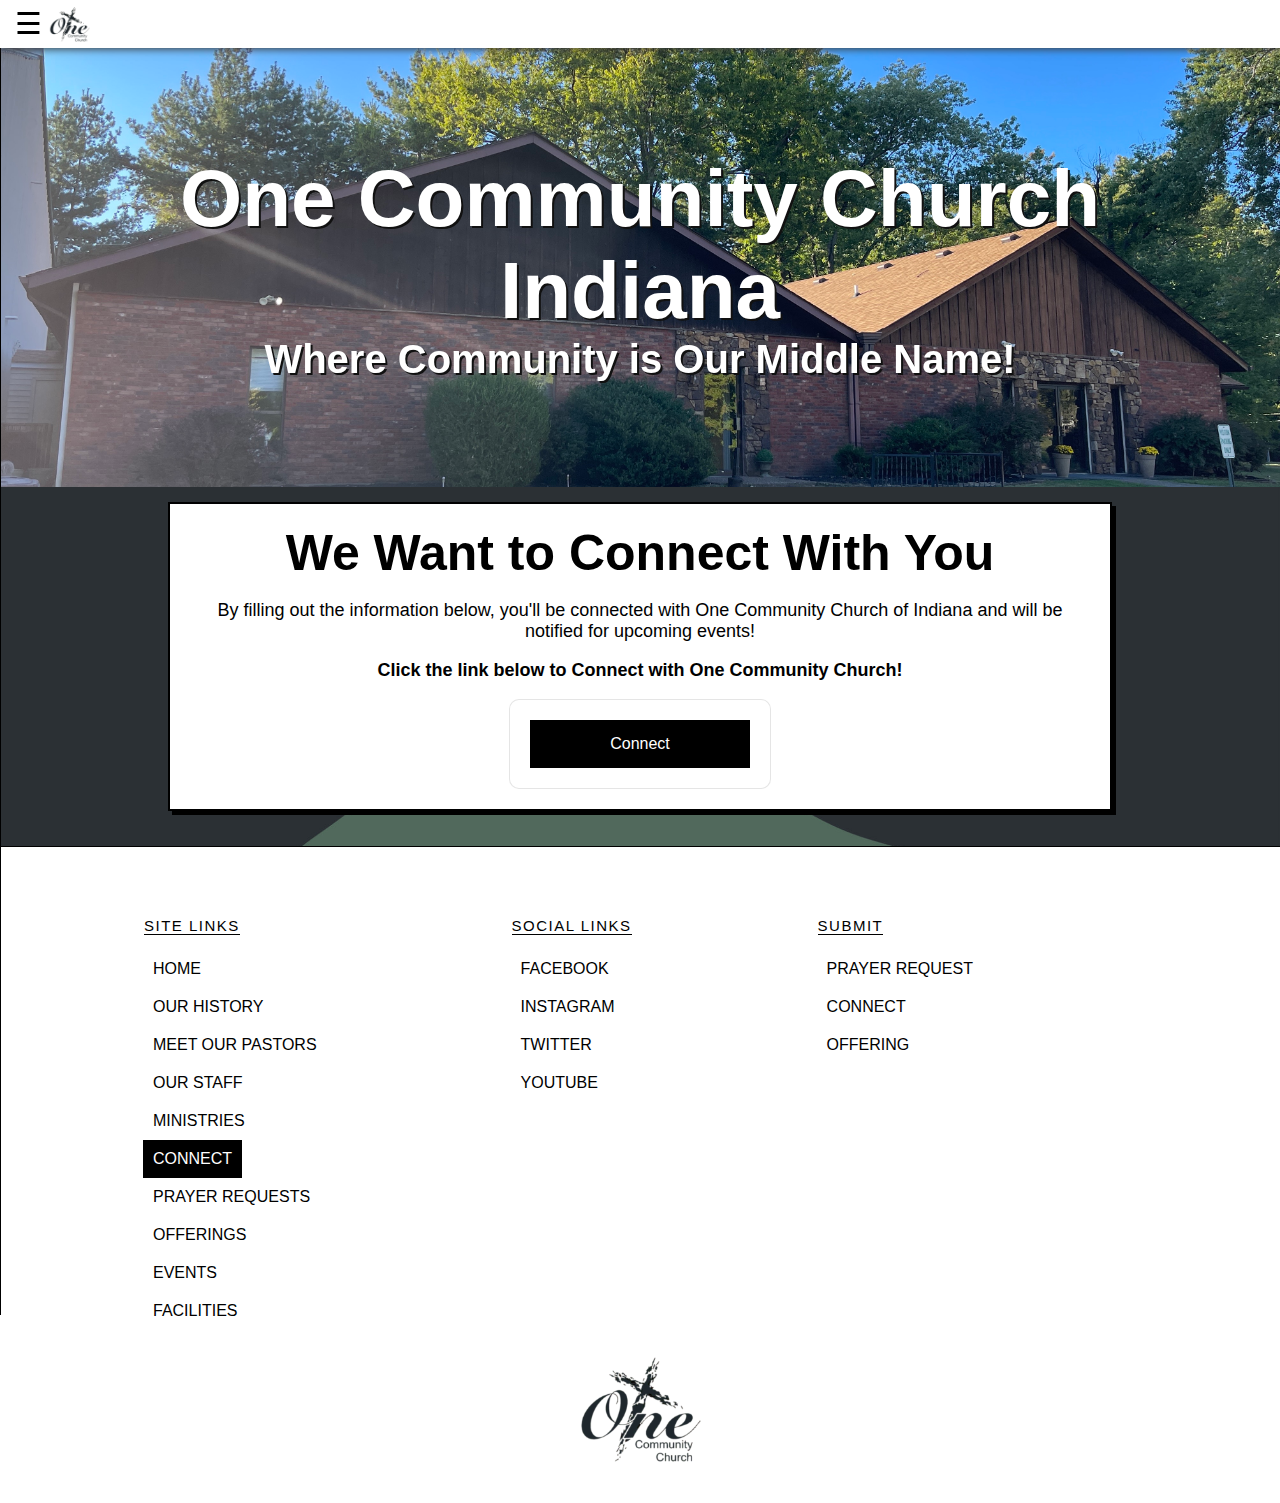
<file: html/connect.html>
<!DOCTYPE html>
<html lang="en">
<head>
    <meta charset="UTF-8">
    <meta http-equiv="X-UA-Compatible" content="IE=edge">
    <meta name="viewport" content="width=device-width, initial-scale=1.0">

    <meta name="color-scheme" content="light dark">
    <link rel="shortcut icon" type="image/x-icon" href="../img/occ-favicon.png">
    <link rel="stylesheet" href="../css/index-v2.css"> 

    <title>Connect | One Community Church</title>

</head>
<body>



    <!--navbar goes here-->

    <script src="../js/arrow.js"></script>
    <script src="../js/openNav.js"></script>

    <!-- <script src="js/scroll-active.js"></script> -->


    <div id="mySidenav" class="sidenav">
        <a href="javascript:void(0)" class="closebtn" onclick="closeNav()">&times;</a>
        <ul>
            <!--same page links-->
            <!-- <a href="#about"><li>About Us</li></a>  -->
            <!-- <a href="#statement"><li>Our Faith</li></a> -->
            <!-- <a href="#our-services"><li>Services</li></a> -->
            <!-- <a href="#what-to-expect"><li>What to Expect</li></a> -->
            <!-- <li><a href="#our-staff">Our Staff</a></li> -->

            <a href="../index.html"><li>Home</li></a>
            <a href="../html/our-history.html"><li>Our History</li></a>
            <a href="../html/meet-our-pastors.html"><li>Meet Our Pastors</li></a>
            <a href="../html/staff.html"><li>Our Staff</li></a>
            <a href="../html/ministries.html"><li>Ministries</li></a>
            <a href="../html/connect.html" class="active"><li>Connect</li></a>
    
            <!-- <a href=""><img src="../img/occ-favicon.png" alt="logo"></a> -->
            <!-- <li>One Community Church Indiana</li> -->
            <a href="../html/prayers.html"><li>Prayer Requests</li></a>
            <a href="../html/offering.html"><li>Offerings</li></a>
            <a href="../html/events.html"><li>Events</li></a>
            <a href="../html/facilities.html"><li>Facilities</li></a>
        </ul>
    </div>

    <div class="hamburger" style="min-width: 880px;">
      <!-- <script src="js/hamburger.js"></script> -->
      <!-- <a href="#" onclick="myFunction()">
        &#9776;
      </a> -->
    <span onclick="openNav()" style="max-width: 880px;">&#9776;</span>
    <img src="../img/occ-favicon.png" alt="logo"> 
    </div>

    <div class="hamburger-mobile">
      <span onclick="openNavMobile()">&#9776;</span>
      <img src="../img/occ-favicon.png" alt="logo"> 
    </div>

    <div class="topTitle">
      <h1>OCC | Connect with Us</h1>
    </div>

    <div id="main">

    <div class="intro">
        <h1>One Community Church Indiana</h1>
        <h2>Where Community is Our Middle Name!</h2>
    </div>



    <div class="offerings" id="offerings">
        <div class="item" style="max-width: 900px; padding: 20px; margin-left: auto; margin-right: auto;">
        <!-- <a href="html/offering.html"> -->
          <h1>We Want to Connect With You</h1>
        <!-- </a> -->
        <p>By filling out the information below, you'll be connected with One Community Church of Indiana and will be notified for upcoming events!</p>
  
        <p><strong>Click the link below to Connect with One Community Church!</strong></p>
  
        <div>
        <div><div style="
        overflow: auto;
        margin-left: auto;
        margin-right: auto;
        text-decoration: none;
        display: flex;
        flex-direction: column;
        justify-content: flex-end;
        align-items: center;
        width: 260px;
        background: #FFFFFF;
        border: 1px solid rgba(0, 0, 0, 0.1);
        box-shadow: -2px 10px 5px rgba(0, 0, 0, 0);
        border-radius: 10px;
        ">
        <div style="padding: 20px;">
        <a href="https://docs.google.com/forms/d/e/1FAIpQLScMjB4WOonUZl6GeC7wZnYWrJmF5OTvE_90fhHpiu9AJBHWNQ/viewform" target="_blank" style="
          display: inline-block;
          line-height: 48px;
          height: 48px;
          color: #ffffff;
          min-width: 220px;
          background-color: #000000;
          text-align: center;
          text-decoration: none;
          box-shadow: 0 0 0 1px rgba(0,0,0,.1) inset;
          
        ">Connect</a>
        </div>
      </div>
      </div>
    </div>
      

      </div>
  
        <!-- <a href="https://squareup.com/terminal/" target="_blank"><img src="img/offerings/offering-icon.jpg" alt="offering-icon"></a> -->
    </div>

    <div class="footer">
      <!-- <img src="img/mLogo.png" alt="logo"> -->

      <div class="foot-buttons">

      <div class="links">
          <h1>Site Links</h1>
          <ul>
            <a href="../index.html"><li>Home</li></a>
            <a href="../html/our-history.html"><li>Our History</li></a>
            <a href="../html/meet-our-pastors.html"><li>Meet Our Pastors</li></a>
            <a href="../html/staff.html"><li>Our Staff</li></a>
            <a href="../html/ministries.html"><li>Ministries</li></a>
            <a href="../html/connect.html" class="active"><li>Connect</li></a>
    
            <!-- <a href=""><img src="../img/occ-favicon.png" alt="logo"></a> -->
            <!-- <li>One Community Church Indiana</li> -->
            <a href="../html/prayers.html"><li>Prayer Requests</li></a>
            <a href="../html/offering.html"><li>Offerings</li></a>
            <a href="../html/events.html"><li>Events</li></a>
            <a href="../html/facilities.html"><li>Facilities</li></a>
          </ul>
      </div>

      <div class="more-links">
          <h1>More Site Links</h1>
          <ul>
              <a href="docs/statement of faith/Statement-of-Faith-2018.pdf" target="_blank"><li>Our Statement of Faith</li></a>
              <a href="https://waivermaster.com/sign.html?q=D5KCR8CL2RMGR&fbclid=IwAR0HoBf3wUrvc6467SKtjDC9-zaOdvowKx8ql2TbjeqLYrOHizuHBL7Z-tg" target="_blank"><li>Facilities Agreement</li></a>
          </ul>
      </div>

      <div class="social-links">
          <h1>Social Links</h1>
          <ul>
              <a href="https://www.facebook.com/onecommunitychurch" target="_blank"><li>Facebook</li></a>
              <a href="https://www.instagram.com/occindiana/" target="_blank"><li>Instagram</li></a>
              <a href="https://twitter.com/OneCCIndiana" target="_blank"><li>Twitter</li></a>
              <a href="https://www.youtube.com/c/OneCommunityChurchIndiana" target="_blank"><li>Youtube</li></a>
          </ul>
      </div>

      <div class="connect">
        <h1>Submit</h1>
        <ul>
          <a href="mailto:pastoronecommunity@gmail.com?subject=Prayer%20Request"><li>Prayer Request</li></a>
          <a href="https://docs.google.com/forms/d/e/1FAIpQLScMjB4WOonUZl6GeC7wZnYWrJmF5OTvE_90fhHpiu9AJBHWNQ/viewform" target="_blank"><li>Connect</li></a>
          <a href="https://square.link/u/9iWte5VO" target="_blank"><li>Offering</li></a>
        </ul>
    </div>



  </div>

  <a href=""><img src="../img/occ-favicon.png" alt="logo"></a>
   

    <!-- <button onclick="topFunction()" id="myBtn" title="Go to top">	&#128285;</button> -->

    <span onclick="topFunction()" id="myBtn" title="Go to top">&#128285;</span>

    <script src="../js/top.js"></script>

</div>
</body>
</html>
</file>
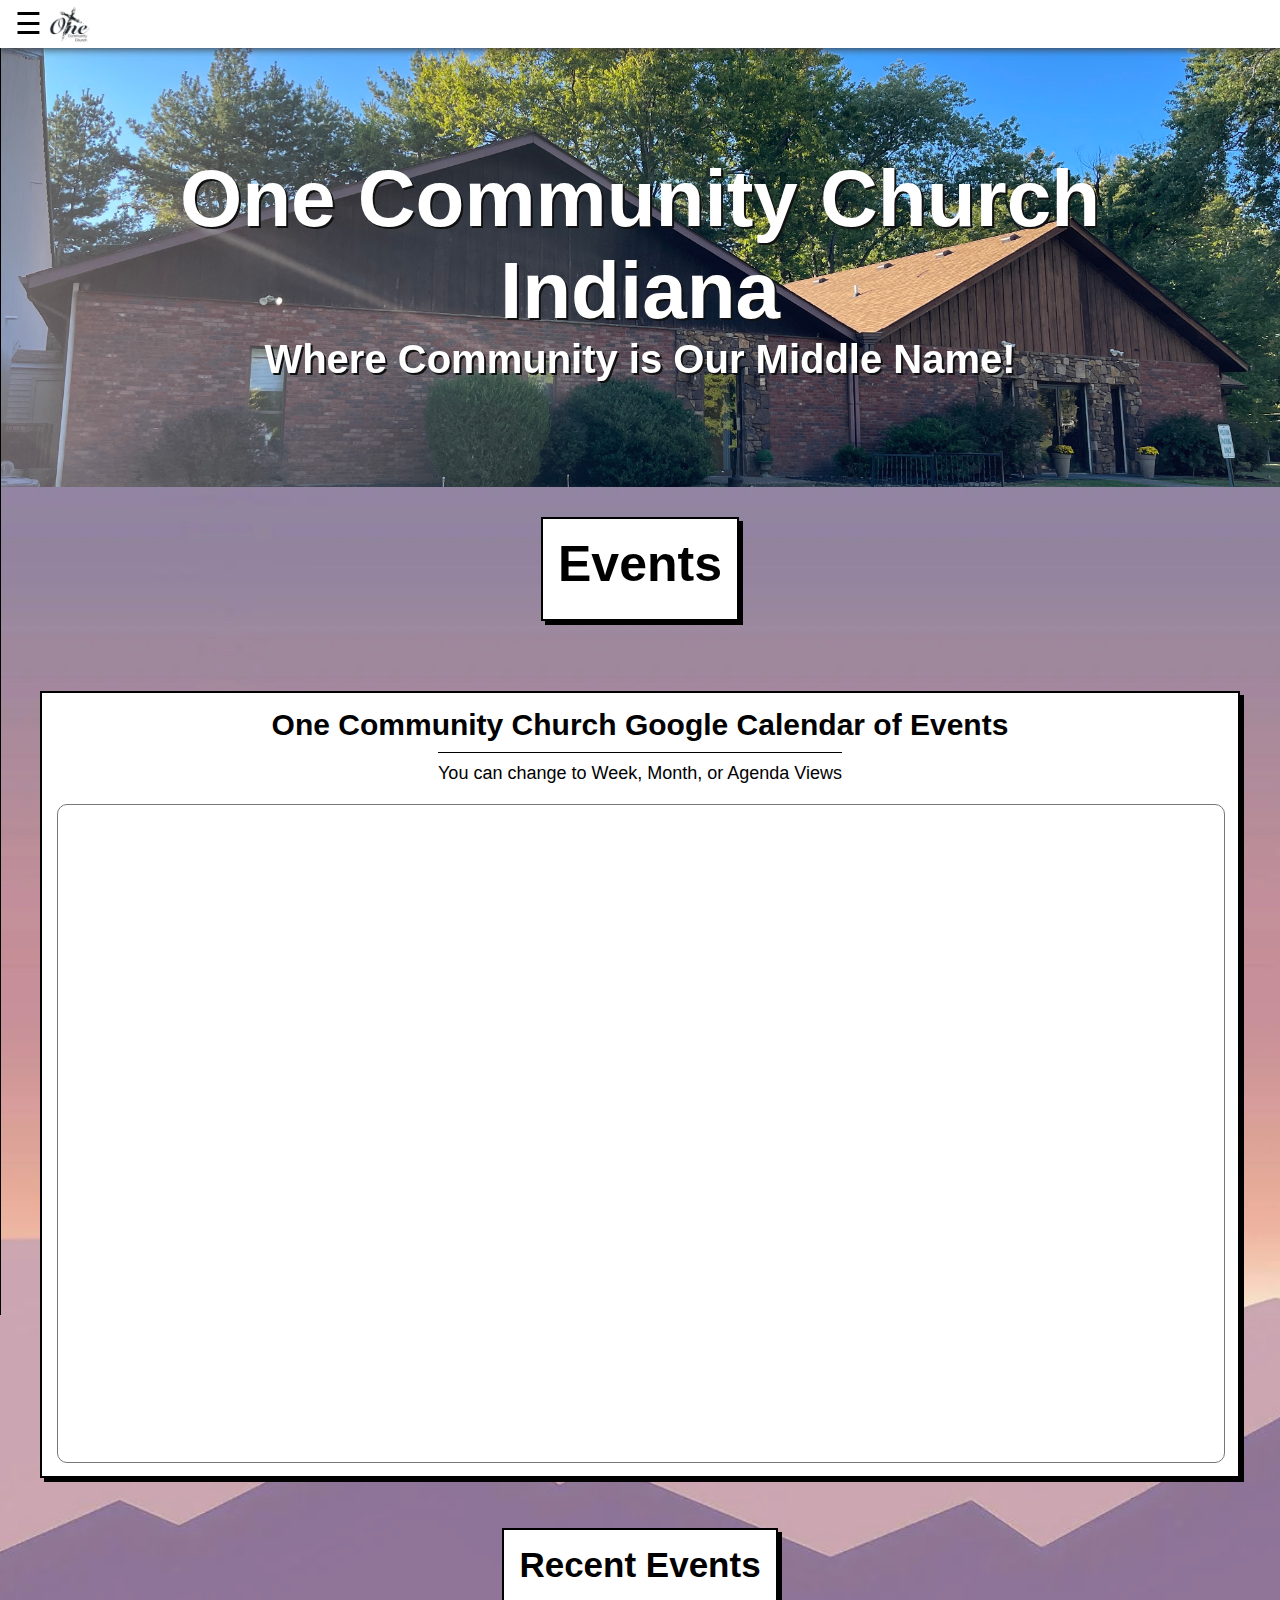
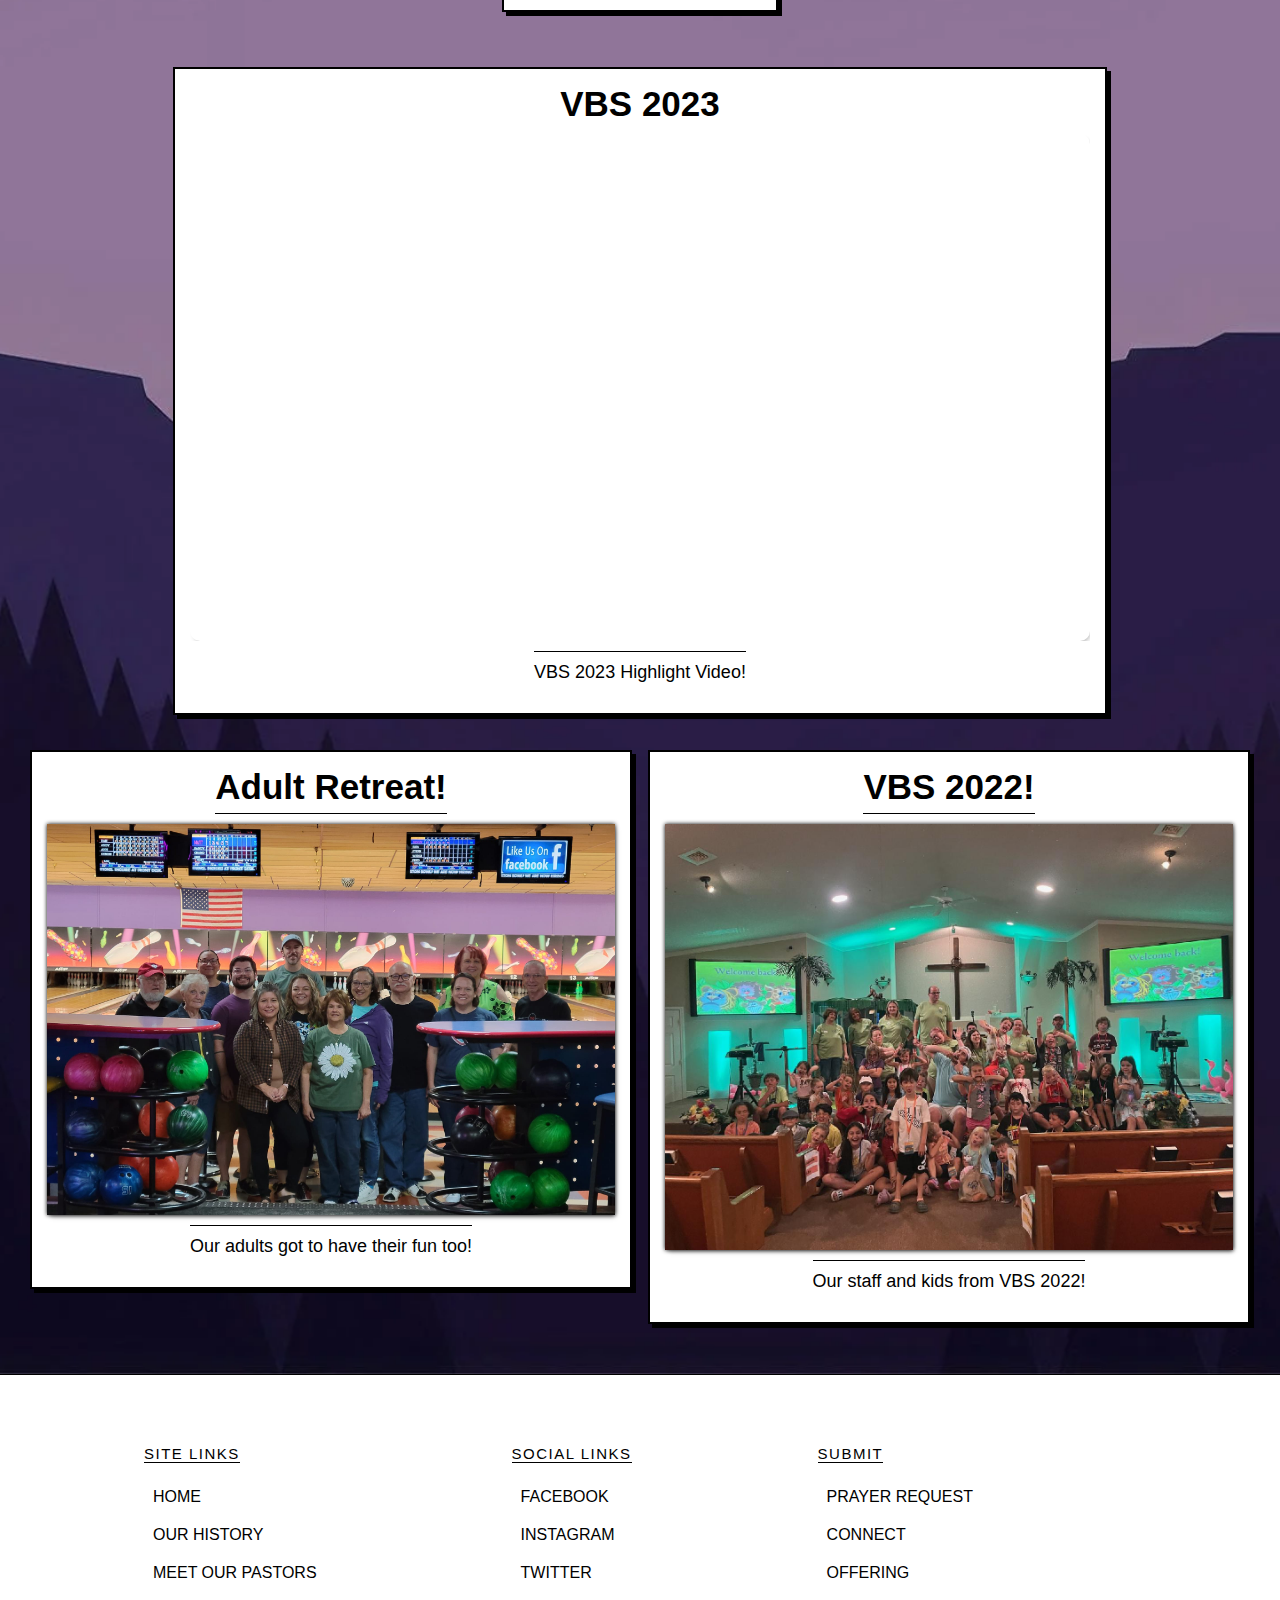
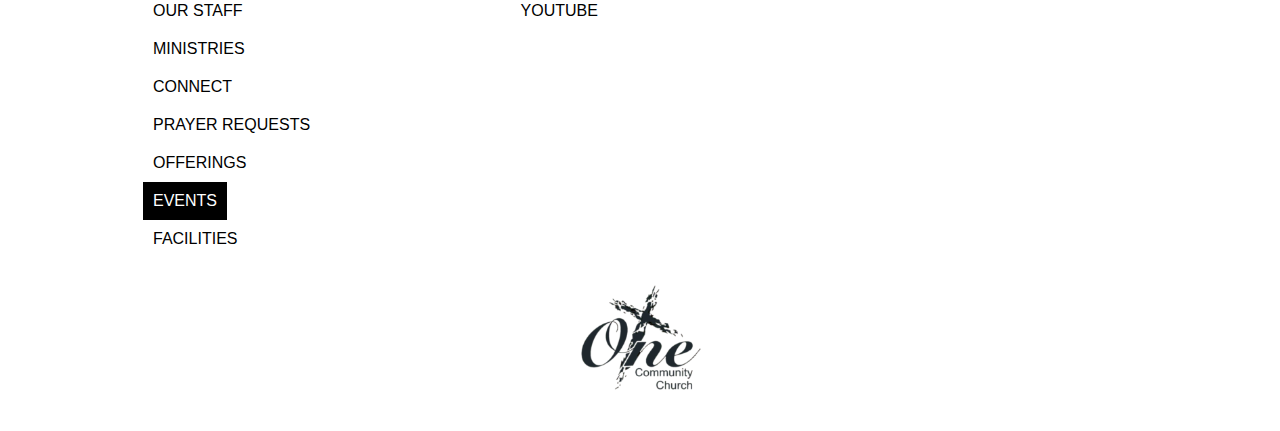
<file: html/events.html>
<!DOCTYPE html>
<html lang="en">
<head>
    <meta charset="UTF-8">
    <meta http-equiv="X-UA-Compatible" content="IE=edge">
    <meta name="viewport" content="width=device-width, initial-scale=1.0">

    <meta name="color-scheme" content="light dark">
    <link rel="shortcut icon" type="image/x-icon" href="../img/occ-favicon.png">
    <link rel="stylesheet" href="../css/index-v2.css"> 

    <title>Events | One Community Church</title>

</head>
<body>



    <!--navbar goes here-->

    <script src="../js/arrow.js"></script>
    <script src="../js/openNav.js"></script>

    <!-- <script src="js/scroll-active.js"></script> -->


    <div id="mySidenav" class="sidenav">
        <a href="javascript:void(0)" class="closebtn" onclick="closeNav()">&times;</a>
        <ul>
            <!--same page links-->
            <!-- <a href="#about"><li>About Us</li></a>  -->
            <!-- <a href="#statement"><li>Our Faith</li></a> -->
            <!-- <a href="#our-services"><li>Services</li></a> -->
            <!-- <a href="#what-to-expect"><li>What to Expect</li></a> -->
            <!-- <li><a href="#our-staff">Our Staff</a></li> -->

            <a href="../index.html"><li>Home</li></a>
            <a href="../html/our-history.html"><li>Our History</li></a>
            <a href="../html/meet-our-pastors.html"><li>Meet Our Pastors</li></a>
            <a href="../html/staff.html"><li>Our Staff</li></a>
            <a href="../html/ministries.html"><li>Ministries</li></a>
            <a href="../html/connect.html"><li>Connect</li></a>
    
            <!-- <a href=""><img src="../img/occ-favicon.png" alt="logo"></a> -->
            <!-- <li>One Community Church Indiana</li> -->
            <a href="../html/prayers.html"><li>Prayer Requests</li></a>
            <a href="../html/offering.html"><li>Offerings</li></a>
            <a href="../html/events.html" class="active"><li>Events</li></a>
            <a href="../html/facilities.html"><li>Facilities</li></a>
        </ul>
    </div>

    <div class="hamburger" style="min-width: 880px;">
      <!-- <script src="js/hamburger.js"></script> -->
      <!-- <a href="#" onclick="myFunction()">
        &#9776;
      </a> -->
    <span onclick="openNav()" style="max-width: 880px;">&#9776;</span>
    <img src="../img/occ-favicon.png" alt="logo"> 
    </div>

    <div class="hamburger-mobile">
      <span onclick="openNavMobile()">&#9776;</span>
      <img src="../img/occ-favicon.png" alt="logo"> 
    </div>

    <div class="topTitle">
      <h1>OCC | Our Events</h1>
    </div>

    <div id="main">

    <div class="intro">
        <h1>One Community Church Indiana</h1>
        <h2>Where Community is Our Middle Name!</h2>
    </div>



    <div class="upcoming-events" id="upcoming-events">
        
      <div class="title">
        <div class="item">
        <h1>Events</h1>
      </div>
      </div>
        <!-- <h3>Follow us on Facebook</h3>
        <iframe src="https://www.facebook.com/plugins/post.php?href=https%3A%2F%2Fwww.facebook.com%2Fonecommunitychurch%2Fposts%2Fpfbid0yoEjyAP2gcwaniNGs7UGaWTZEnMZoyUz6poHZK4mo3nh5DmPDzkcr3y6rtN4RQcul&show_text=true&width=500" width="500" height="391" style="border:none;overflow:hidden" scrolling="no" frameborder="0" allowfullscreen="true" allow="autoplay; clipboard-write; encrypted-media; picture-in-picture; web-share"></iframe>
    
        <iframe src="https://www.facebook.com/plugins/post.php?href=https%3A%2F%2Fwww.facebook.com%2Fonecommunitychurch%2Fposts%2Fpfbid0gz6nuYMPGpdZ6vijovAWq2Fsr4LoDa8qGuFVb5NDN6EHVCUcg5xtWLnALHLZi4Vxl&show_text=true&width=500" width="500" height="391" style="border:none;overflow:hidden" scrolling="no" frameborder="0" allowfullscreen="true" allow="autoplay; clipboard-write; encrypted-media; picture-in-picture; web-share"></iframe> -->
    
        <!--lorum ipsum text REPLACE-->
        <!-- <div class="item" style="max-width: 1200px; margin-left: auto; margin-right: auto;"> -->
          <div class="one-column"  style="max-width: 1200px;">
        <div class="item-big">
        <h3>One Community Church Google Calendar of Events</h3>
        <blockquote>You can change to Week, Month, or Agenda Views</blockquote>


        <div class="iframe-container" style="overflow: visible; border-radius: 0;">
        <iframe src="https://calendar.google.com/calendar/embed?height=800&wkst=1&bgcolor=%23ffffff&ctz=America%2FNew_York&showNav=1&showTitle=0&showTz=0&showCalendars=0&showTabs=1&showPrint=1&showDate=1&title=One%20Community%20Church%20Event%20Calendar&src=MTc3bWluaXN0cmllc0BnbWFpbC5jb20&color=%237986CB" style="border:solid 1px #777; max-width: 1200px;" width="100%" height="600" frameborder="0" scrolling="no" text-align="center" style="border-radius: 0;"></iframe>
        </div>

      </div>
    </div>
        
      <!-- </div> -->
    
      <div class="title">
        <div class="item">
        <h2>Recent Events</h2>
      </div>
      </div>

      <div class="item" style="max-width: 900px; margin-left: auto; margin-right: auto;">
        <h2>VBS 2023</h2>
        <div class="iframe-container">
          <iframe width="560" height="315" src="https://www.youtube.com/embed/9u21rO3eOhU" title="YouTube video player" frameborder="0" allow="accelerometer; autoplay; clipboard-write; encrypted-media; gyroscope; picture-in-picture; web-share" allowfullscreen></iframe>
        </div>
        <blockquote>VBS 2023 Highlight Video!</blockquote>
      </div>

        <div class="two-columns">
        <div class="item-big">
        <h2>Adult Retreat!</h2>
        <img src="../img/events/adult-retreat-22/bowling-adult.jpg" alt="adult-retreat-22">
        <blockquote>Our adults got to have their fun too!</blockquote>
        </div>

        <div class="item-big">
        <h2>VBS 2022!</h2>
        <img src="../img/events/vbs22/vbs-kids.jpg" alt="vbs-kids">
        <blockquote>Our staff and kids from VBS 2022!</blockquote>
        </div>
    </div>
</div>


    <div class="footer">
      <!-- <img src="img/mLogo.png" alt="logo"> -->

      <div class="foot-buttons">

      <div class="links">
          <h1>Site Links</h1>
          <ul>
            <a href="../index.html"><li>Home</li></a>
            <a href="../html/our-history.html"><li>Our History</li></a>
            <a href="../html/meet-our-pastors.html"><li>Meet Our Pastors</li></a>
            <a href="../html/staff.html"><li>Our Staff</li></a>
            <a href="../html/ministries.html"><li>Ministries</li></a>
            <a href="../html/connect.html"><li>Connect</li></a>
            <a href="../html/prayers.html"><li>Prayer Requests</li></a>
            <a href="../html/offering.html"><li>Offerings</li></a>
            <a href="../html/events.html" class="active"><li>Events</li></a>
            <a href="../html/facilities.html"><li>Facilities</li></a>
          </ul>
      </div>

      <div class="more-links">
          <h1>More Site Links</h1>
          <ul>
              <a href="docs/statement of faith/Statement-of-Faith-2018.pdf" target="_blank"><li>Our Statement of Faith</li></a>
              <a href="https://waivermaster.com/sign.html?q=D5KCR8CL2RMGR&fbclid=IwAR0HoBf3wUrvc6467SKtjDC9-zaOdvowKx8ql2TbjeqLYrOHizuHBL7Z-tg" target="_blank"><li>Facilities Agreement</li></a>
          </ul>
      </div>

      <div class="social-links">
          <h1>Social Links</h1>
          <ul>
              <a href="https://www.facebook.com/onecommunitychurch" target="_blank"><li>Facebook</li></a>
              <a href="https://www.instagram.com/occindiana/" target="_blank"><li>Instagram</li></a>
              <a href="https://twitter.com/OneCCIndiana" target="_blank"><li>Twitter</li></a>
              <a href="https://www.youtube.com/c/OneCommunityChurchIndiana" target="_blank"><li>Youtube</li></a>
          </ul>
      </div>

      <div class="connect">
        <h1>Submit</h1>
        <ul>
          <a href="mailto:pastoronecommunity@gmail.com?subject=Prayer%20Request"><li>Prayer Request</li></a>
          <a href="https://docs.google.com/forms/d/e/1FAIpQLScMjB4WOonUZl6GeC7wZnYWrJmF5OTvE_90fhHpiu9AJBHWNQ/viewform" target="_blank"><li>Connect</li></a>
          <a href="https://square.link/u/9iWte5VO" target="_blank"><li>Offering</li></a>
        </ul>
    </div>

  </div>


  <a href=""><img src="../img/occ-favicon.png" alt="logo"></a>

    <!-- <button onclick="topFunction()" id="myBtn" title="Go to top">	&#128285;</button> -->

    <span onclick="topFunction()" id="myBtn" title="Go to top">&#128285;</span>

    <script src="../js/top.js"></script>

</div>
</body>
</html>
</file>
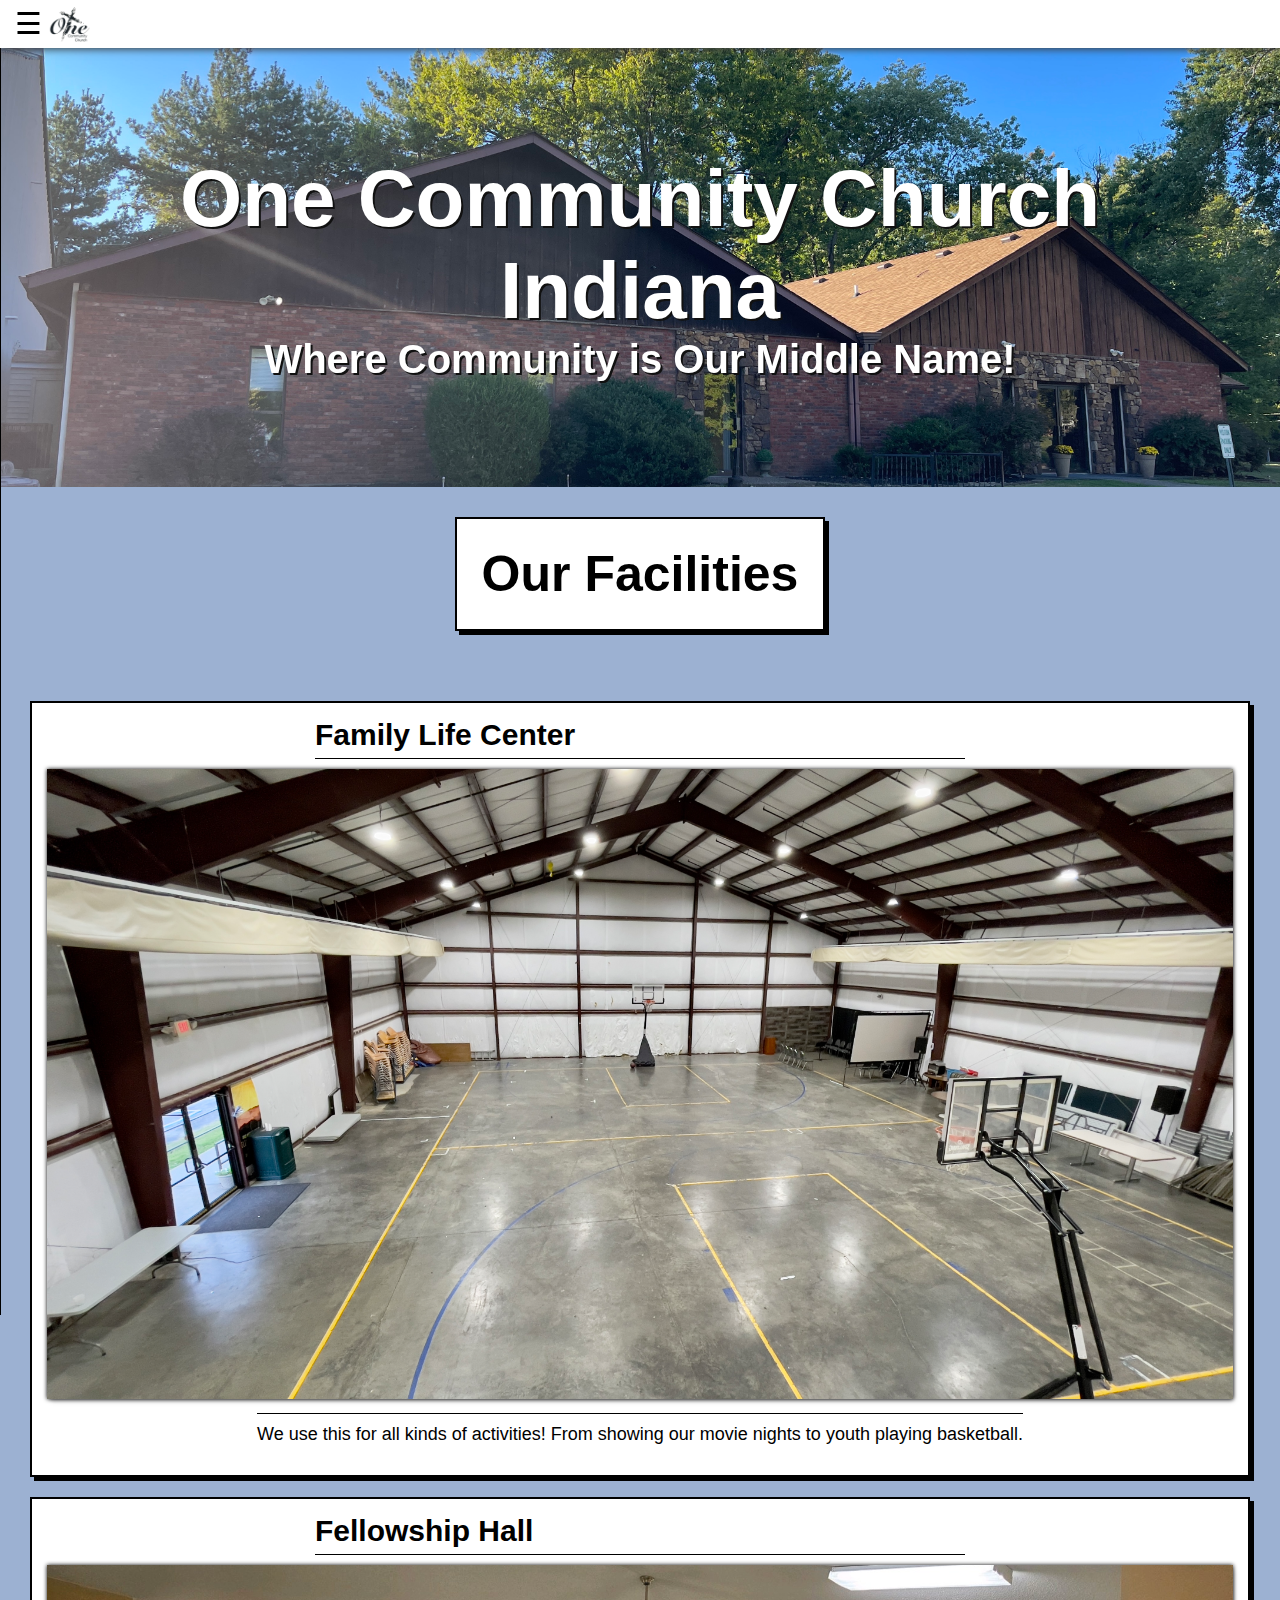
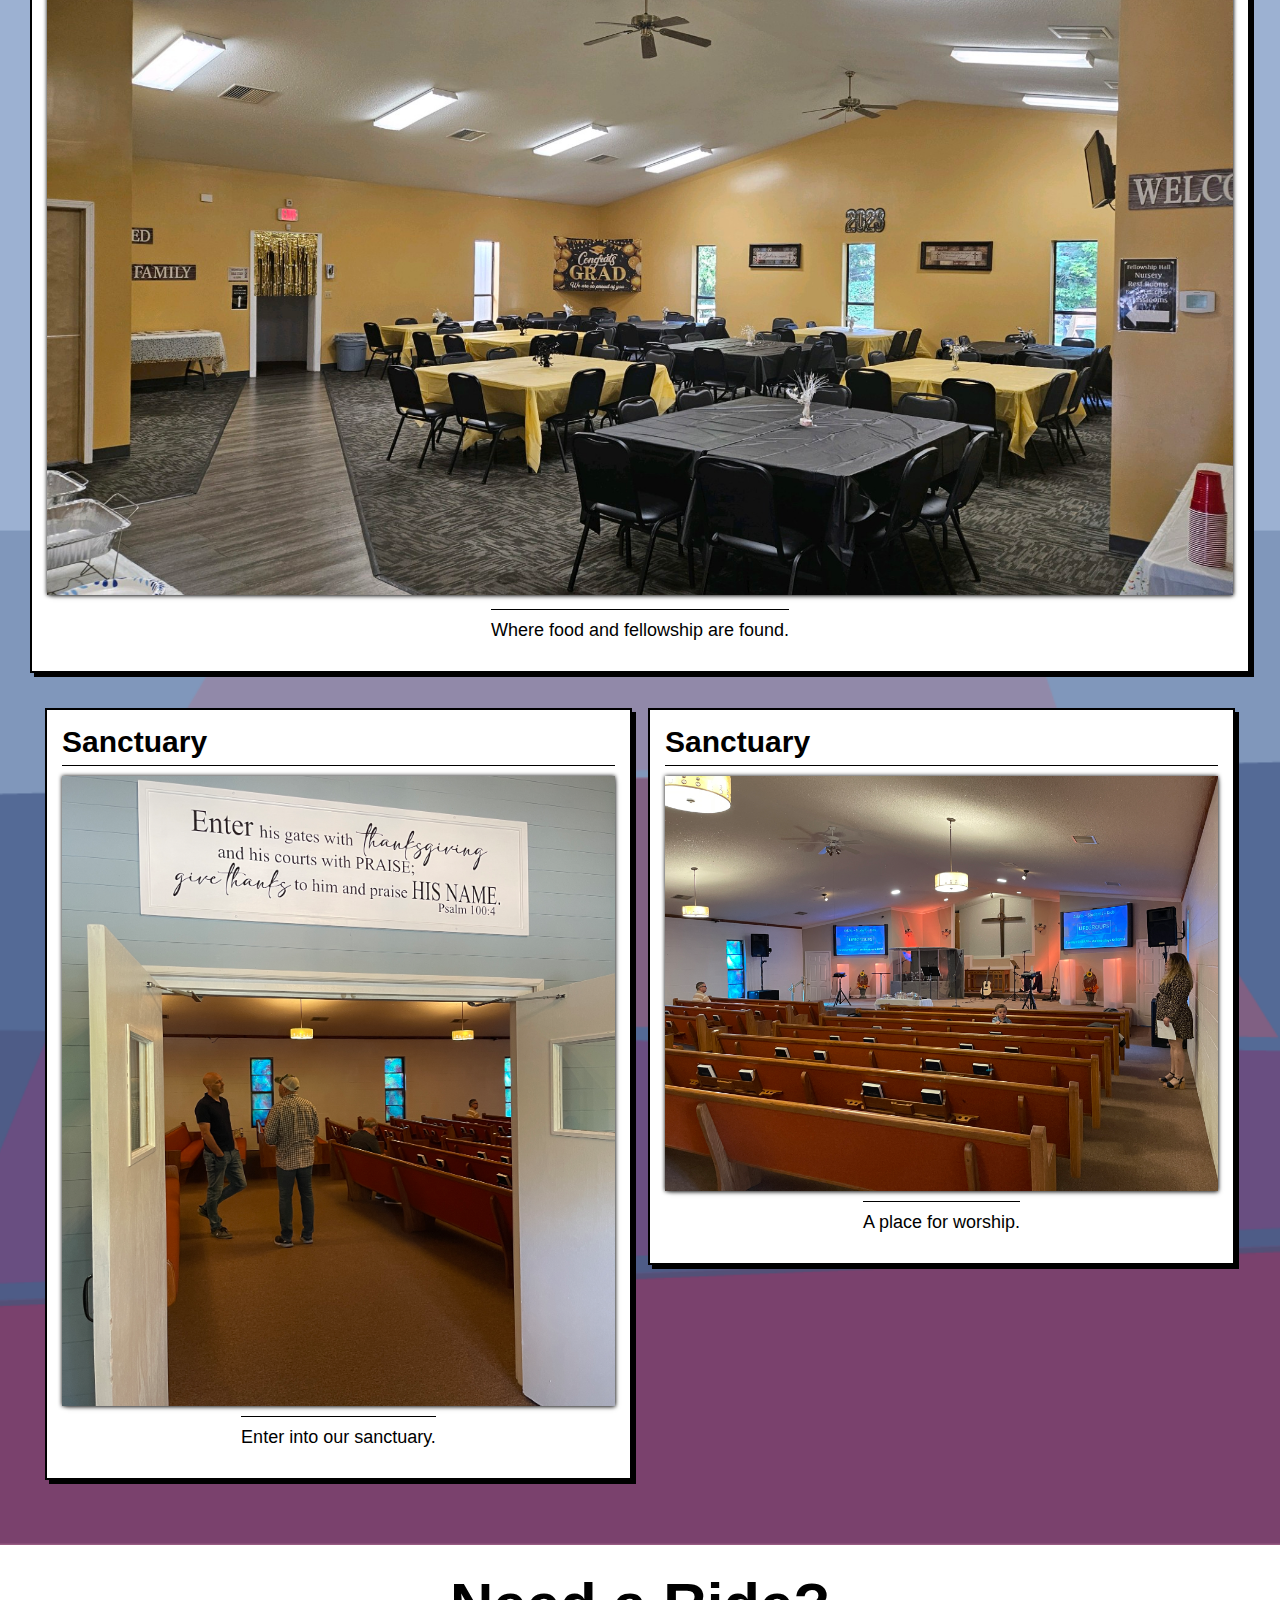
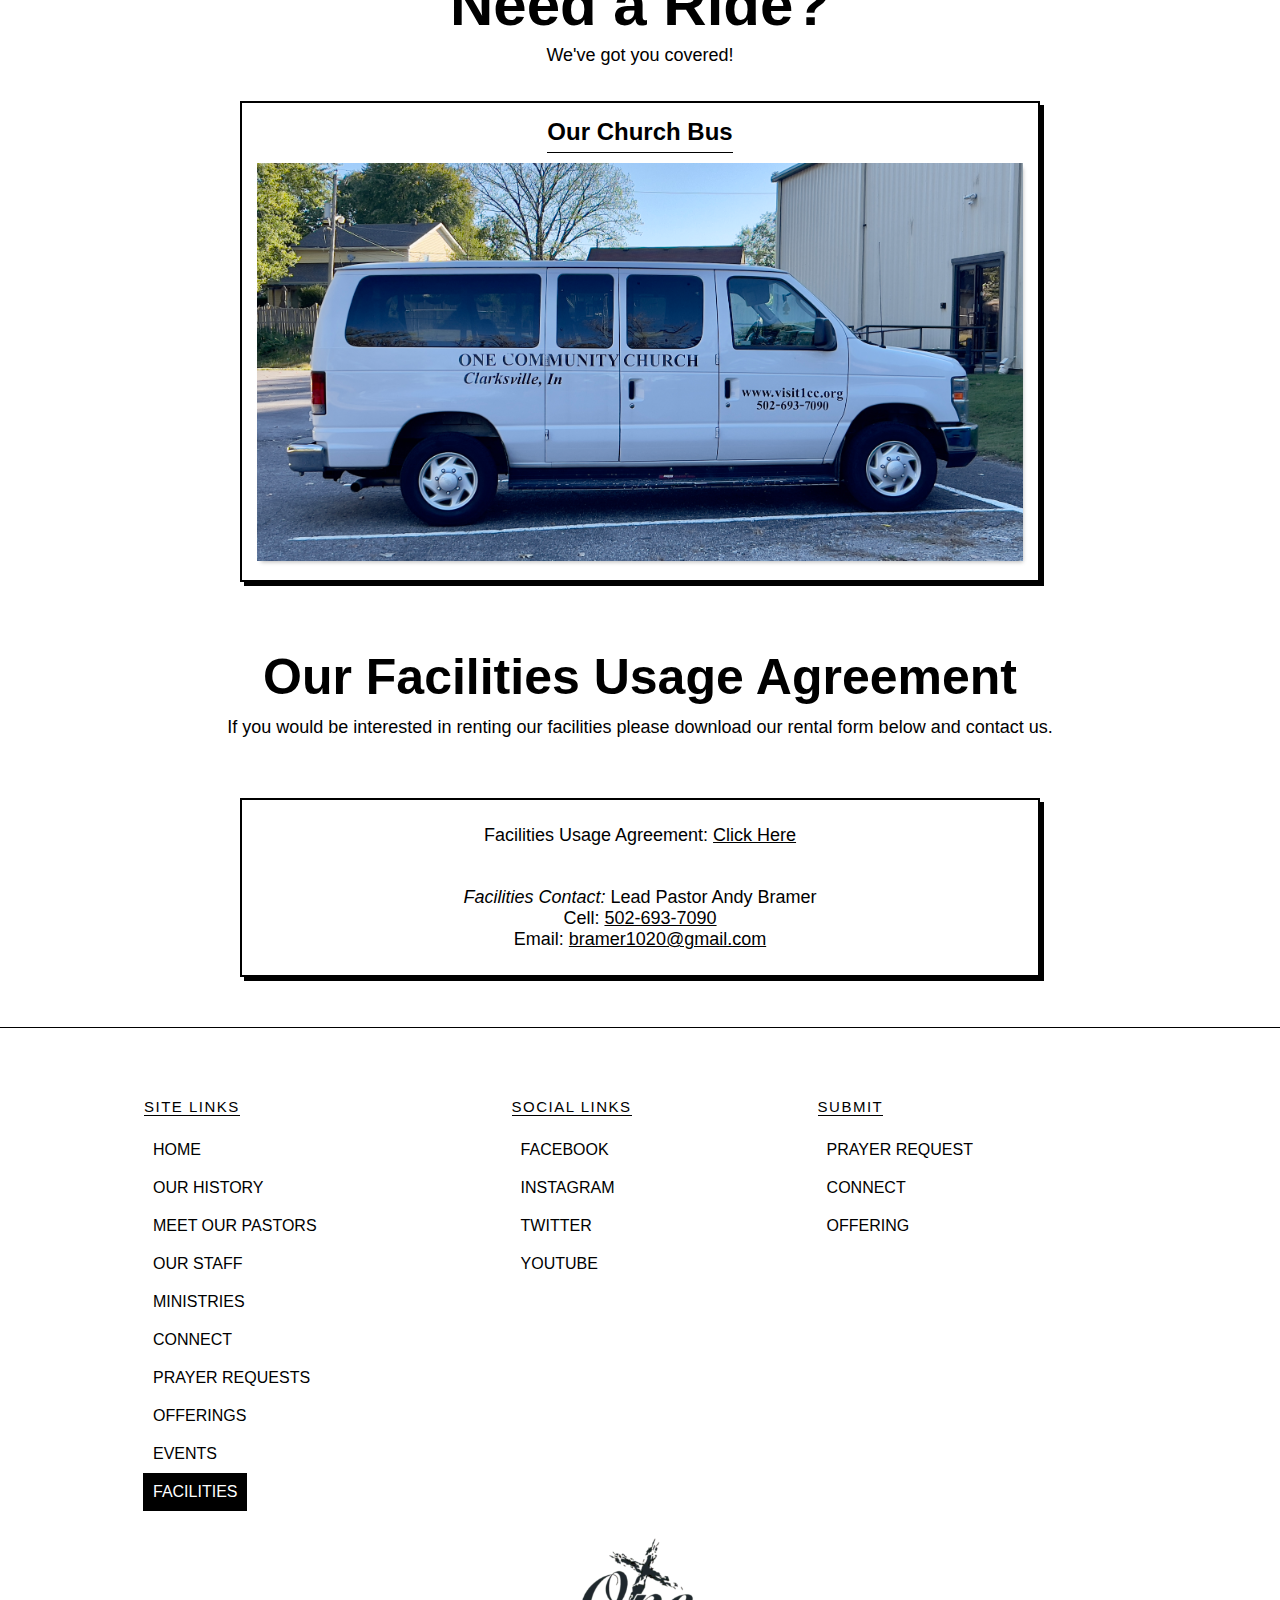
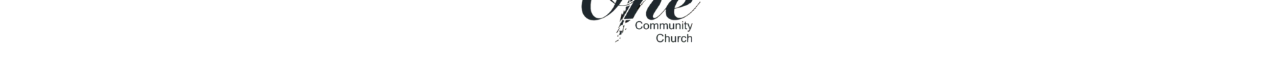
<file: html/facilities.html>
<!DOCTYPE html>
<html lang="en">
<head>
    <meta charset="UTF-8">
    <meta http-equiv="X-UA-Compatible" content="IE=edge">
    <meta name="viewport" content="width=device-width, initial-scale=1.0">

    <meta name="color-scheme" content="light dark">
    <link rel="shortcut icon" type="image/x-icon" href="../img/occ-favicon.png">
    <link rel="stylesheet" href="../css/index-v2.css"> 

    <title>Facilities | One Community Church</title>

</head>
<body>



    <!--navbar goes here-->

    <script src="../js/arrow.js"></script>
    <script src="../js/openNav.js"></script>

    <!-- <script src="js/scroll-active.js"></script> -->


    <div id="mySidenav" class="sidenav">
        <a href="javascript:void(0)" class="closebtn" onclick="closeNav()">&times;</a>
        <ul>
            <!--same page links-->
            <!-- <a href="#about"><li>About Us</li></a>  -->
            <!-- <a href="#statement"><li>Our Faith</li></a> -->
            <!-- <a href="#our-services"><li>Services</li></a> -->
            <!-- <a href="#what-to-expect"><li>What to Expect</li></a> -->
            <!-- <li><a href="#our-staff">Our Staff</a></li> -->

            <a href="../index.html"><li>Home</li></a>
            <a href="../html/our-history.html"><li>Our History</li></a>
            <a href="../html/meet-our-pastors.html"><li>Meet Our Pastors</li></a>
            <a href="../html/staff.html"><li>Our Staff</li></a>
            <a href="../html/ministries.html"><li>Ministries</li></a>
            <a href="../html/connect.html"><li>Connect</li></a>
    
            <!-- <a href=""><img src="../img/occ-favicon.png" alt="logo"></a> -->
            <!-- <li>One Community Church Indiana</li> -->
            <a href="../html/prayers.html"><li>Prayer Requests</li></a>
            <a href="../html/offering.html"><li>Offerings</li></a>
            <a href="../html/events.html"><li>Events</li></a>
            <a href="../html/facilities.html" class="active"><li>Facilities</li></a>
        </ul>
    </div>

    <div class="hamburger" style="min-width: 880px;">
      <!-- <script src="js/hamburger.js"></script> -->
      <!-- <a href="#" onclick="myFunction()">
        &#9776;
      </a> -->
    <span onclick="openNav()" style="max-width: 880px;">&#9776;</span>
    <img src="../img/occ-favicon.png" alt="logo"> 
    </div>

    <div class="hamburger-mobile">
      <span onclick="openNavMobile()">&#9776;</span>
      <img src="../img/occ-favicon.png" alt="logo"> 
    </div>

    <div class="topTitle">
        <h1>OCC | Our Facilities</h1>
      </div>

    <div id="main">

    <div class="intro">
        <h1>One Community Church Indiana</h1>
        <h2>Where Community is Our Middle Name!</h2>
    </div>


        <!--our facilites--> <!--add all to rental section-->
        <div class="our-facilities" id="our-facilities">
            <div class="title">
                <div class="item">
            <h1>Our Facilities</h1>
            <!-- <p style="text-align: center;">Our Home</p> -->
            </div>
        </div>

            <!-- <div class="three-columns"> -->
            <div class="one-column" style="max-width: max-content;">
            <!--add picture of flc-->
            <div class="item-wide">
            <h2>Family Life Center</h2>
            <img src="../img/facilities/flc-1.jpeg">
            <!-- <div class="text-on-img"> -->
                <!-- <div class="subtitle"> -->
                <blockquote>We use this for all kinds of activities! From showing our movie nights to youth playing basketball.</blockquote>
                <!-- </div> -->
            <!-- </div> -->
            </div>
        
            <div class="item-wide">
            <!--add picture of fh-->
            <h2>Fellowship Hall</h2>
            <img src="../img/facilities/fellowshiphall.JPG" alt="fellowship hall">
            <!-- <p>Our Fellowship Hall, we use this for our church dinners. This is where we also gather before our services. This would be a great place for a baby shower or a meeting (PA System available upon request)!</p> -->

            <!-- <div class="text-on-img"> -->
                <!-- <div class="subtitle"> -->
                <blockquote>Where food and fellowship are found.</blockquote>
                <!-- </div> -->
            <!-- </div> -->
            </div>

            <div class="two-columns">

                <div class="item-wide">
                    <!--add picture of sanctuary-->
                    <h2>Sanctuary</h2>
                    <img src="../img/facilities/outside-sanct.jpeg">
                    <!-- <p>For your wedding needs we have a nice sanctuary that offers plenty of space for your family! We have dual screens and a state of the art sound system for all your audio and video needs.</p> -->
                    <!-- <div class="text-on-img"> -->
                        <!-- <div class="subtitle"> -->
                        <blockquote>Enter into our sanctuary.</blockquote>
                        <!-- </div> -->
                    <!-- </div> -->
                    </div>


            <div class="item-wide">
            <!--add picture of sanctuary-->
            <h2>Sanctuary</h2>
            <img src="../img/facilities/sanct-1.jpeg">
            <!-- <p>For your wedding needs we have a nice sanctuary that offers plenty of space for your family! We have dual screens and a state of the art sound system for all your audio and video needs.</p> -->
            <!-- <div class="text-on-img"> -->
                <!-- <div class="subtitle"> -->
                <blockquote>A place for worship.</blockquote>
                <!-- </div> -->
            <!-- </div> -->
            </div>




        </div>
            <!--add facilities usage aggreement-->
            </div>
        </div>


    <!-- <div class="our-facilities">
            <div class="title">
            <div class="item">
            <h1>Our Classrooms</h1>
            <p style="text-align: center;">We have classrooms for all ages! And our classrooms are located in the Family Life Center!</p>
        </div>
        </div>

            <div class="two-columns">
                <div class="item-wide">
                    <h2>Children's Church Classroom</h2>
                    <img src="../img/ministries/kids-door.jpeg">
                        <blockquote>Enter Here</blockquote>
                    </div>

                    <div class="item-wide">
                        <h2>Children's Church Classroom</h2>
                        <img src="../img/ministries/kids-room.jpeg">
                            <blockquote>Activities being passed out for our Sunday School Class, <em>that start at 9:45am</em>!</blockquote>
                        </div>
                        </div>


                    <div class="two-columns">
                        <div class="item-wide">
                            <h2>Youth Classroom</h2>
                            <img src="../img/ministries/youth-door.jpeg">
                                <blockquote>Enter Here</blockquote>
                            </div>

                        <div class="item-wide">
                            <h2>Youth Classroom</h2>
                            <img src="../img/ministries/youth-room.jpeg">
                                <blockquote>Our Youth getting ready for our Sunday School Class, <em>that start at 9:45am</em>!</blockquote>
                            </div>
        
                            </div>



            </div> -->



        <div class="church-bus">
        <div class="one-column">
            <div class="title">
                <h1>Need a Ride?</h1>
                <p>We've got you covered!</p>
            </div>

            <div class="item-big">
                <h2 style="margin-bottom: 10px;">Our Church Bus</h2>
                <img src="../img/about/occ-bus.jpeg" alt="bus">
            </div>
        </div>
    </div>
            <div class="statement" id="statement">
            <div class="title">
            <h1>Our Facilities Usage Agreement</h1>      
            <p>If you would be interested in renting our facilities please download our rental form below and contact us.</p>
            </div>
            <!-- <p>Facilities Usage Agreement: <a href="docs/fac-usage/Facility-usage-FRIEND-21.pdf" target="_blank">downloadable pdf</a></p> -->
        
            <div class="one-column">
            <div class="item">
            <p>Facilities Usage Agreement: <a href="https://app.sharefaith.com/App/Form/024c7860-c429-4331-ad01-41554cb08535 " target="_blank">Click Here</a></p>
            
            <p><br><em>Facilities Contact:</em> Lead Pastor Andy Bramer <br>Cell: <a href="tel:502-693-7090">502-693-7090</a><br>Email: <a href="mailto:bramer1020@gmail.com">bramer1020@gmail.com</a></p>
            </div>
        </div>
            </div>
        
        
          
           
              </div>


    

    <div class="footer">
        <!-- <img src="img/mLogo.png" alt="logo"> -->

        <div class="foot-buttons">

        <div class="links">
            <h1>Site Links</h1>
            <ul>
                <a href="../index.html"><li>Home</li></a>
                <a href="../html/our-history.html"><li>Our History</li></a>
                <a href="../html/meet-our-pastors.html"><li>Meet Our Pastors</li></a>
                <a href="../html/staff.html"><li>Our Staff</li></a>
                <a href="../html/ministries.html"><li>Ministries</li></a>
                <a href="../html/connect.html"><li>Connect</li></a>
        
                <!-- <a href=""><img src="../img/occ-favicon.png" alt="logo"></a> -->
                <!-- <li>One Community Church Indiana</li> -->
                <a href="../html/prayers.html"><li>Prayer Requests</li></a>
                <a href="../html/offering.html"><li>Offerings</li></a>
                <a href="../html/events.html"><li>Events</li></a>
                <a href="../html/facilities.html" class="active"><li>Facilities</li></a>
            </ul>
        </div>

        <div class="more-links">
            <h1>More Site Links</h1>
            <ul>
                <a href="docs/statement of faith/Statement-of-Faith-2018.pdf" target="_blank"><li>Our Statement of Faith</li></a>
                <a href="https://waivermaster.com/sign.html?q=D5KCR8CL2RMGR&fbclid=IwAR0HoBf3wUrvc6467SKtjDC9-zaOdvowKx8ql2TbjeqLYrOHizuHBL7Z-tg" target="_blank"><li>Facilities Agreement</li></a>
            </ul>
        </div>

        <div class="social-links">
            <h1>Social Links</h1>
            <ul>
                <a href="https://www.facebook.com/onecommunitychurch" target="_blank"><li>Facebook</li></a>
                <a href="https://www.instagram.com/occindiana/" target="_blank"><li>Instagram</li></a>
                <a href="https://twitter.com/OneCCIndiana" target="_blank"><li>Twitter</li></a>
                <a href="https://www.youtube.com/c/OneCommunityChurchIndiana" target="_blank"><li>Youtube</li></a>
            </ul>
        </div>

        <div class="connect">
            <h1>Submit</h1>
            <ul>
                <a href="mailto:pastoronecommunity@gmail.com?subject=Prayer%20Request"><li>Prayer Request</li></a>
                <a href="https://docs.google.com/forms/d/e/1FAIpQLScMjB4WOonUZl6GeC7wZnYWrJmF5OTvE_90fhHpiu9AJBHWNQ/viewform" target="_blank"><li>Connect</li></a>
                <a href="https://square.link/u/9iWte5VO" target="_blank"><li>Offering</li></a>
            </ul>
        </div>

    </div>


    <a href=""><img src="../img/occ-favicon.png" alt="logo"></a>

    <!-- <button onclick="topFunction()" id="myBtn" title="Go to top">	&#128285;</button> -->

    <span onclick="topFunction()" id="myBtn" title="Go to top">&#128285;</span>

    <script src="../js/top.js"></script>

</div>


</div>
</body>
</html>
</file>
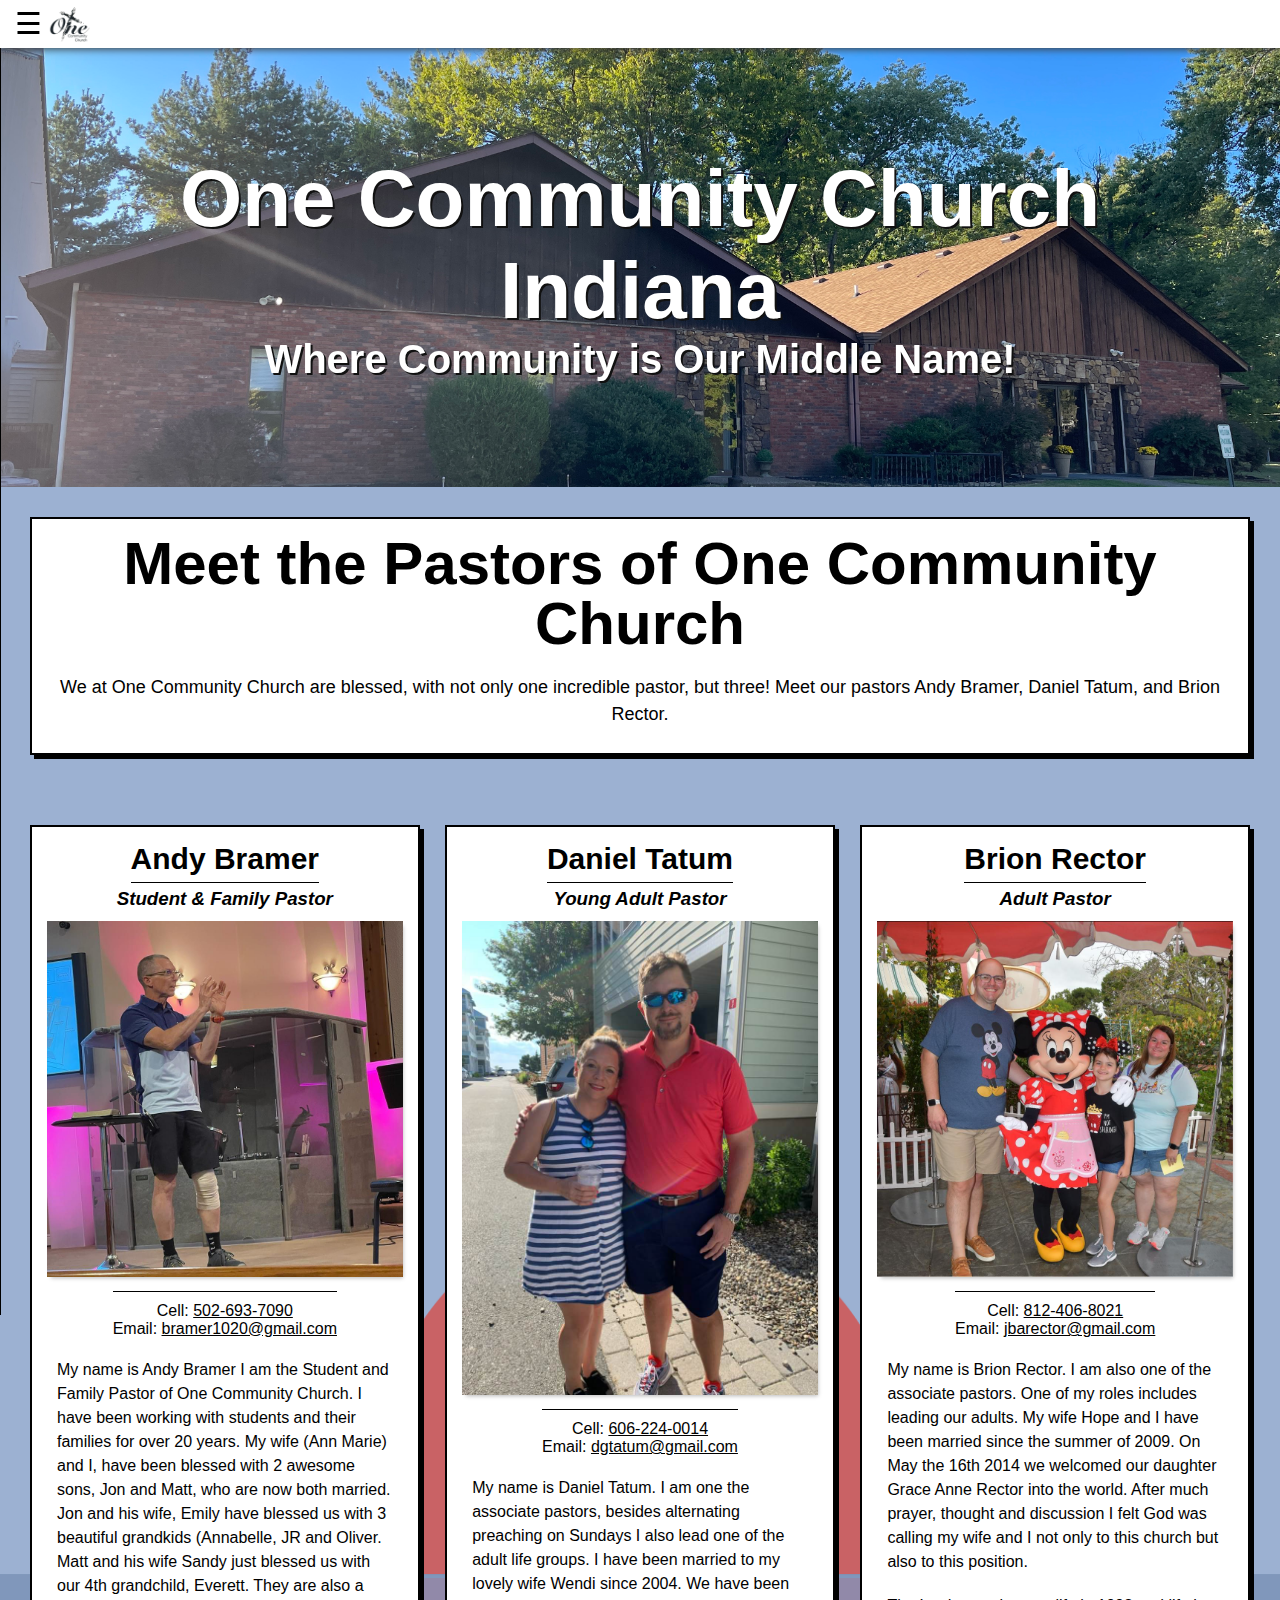
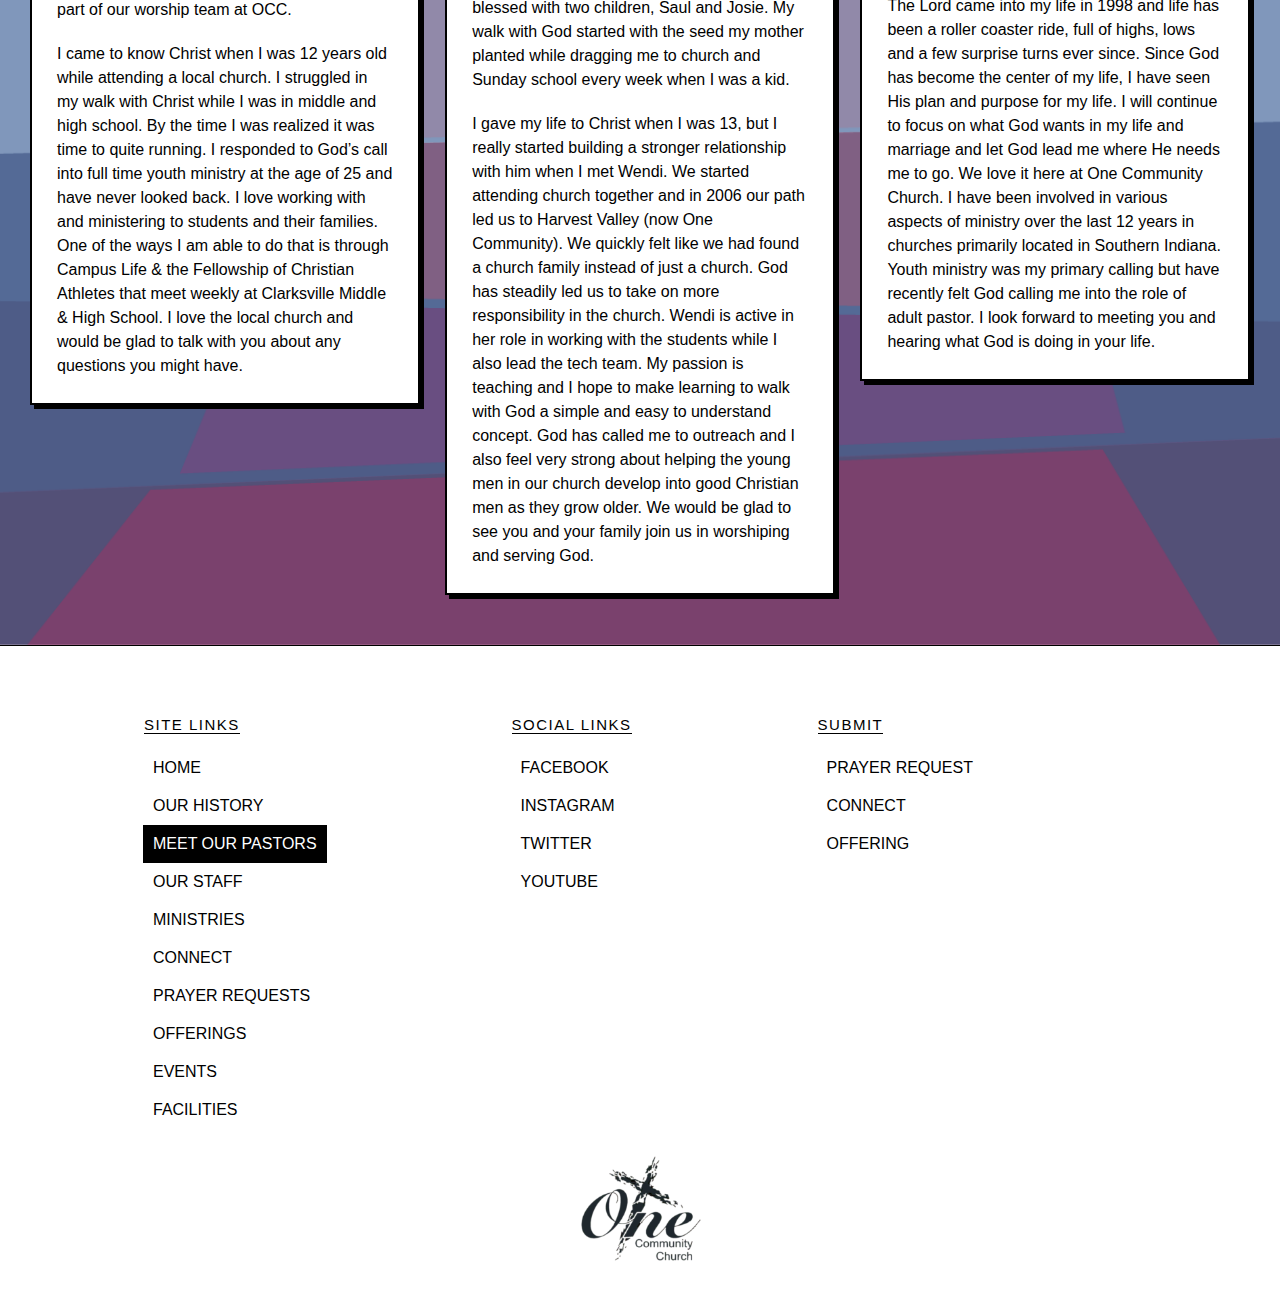
<file: html/meet-our-pastors.html>
<!DOCTYPE html>
<html lang="en">
<head>
    <meta charset="UTF-8">
    <meta http-equiv="X-UA-Compatible" content="IE=edge">
    <meta name="viewport" content="width=device-width, initial-scale=1.0">

    <meta name="color-scheme" content="light dark">
    <link rel="shortcut icon" type="image/x-icon" href="../img/occ-favicon.png">
    <link rel="stylesheet" href="../css/index-v2.css"> 

    <title>Meet Our Pastors | One Community Church</title>

</head>
<body>



    <!--navbar goes here-->

    <script src="../js/arrow.js"></script>
    <script src="../js/openNav.js"></script>

    <!-- <script src="js/scroll-active.js"></script> -->


    <div id="mySidenav" class="sidenav">
        <a href="javascript:void(0)" class="closebtn" onclick="closeNav()">&times;</a>
        <ul>
            <!--same page links-->
            <!-- <a href="#about"><li>About Us</li></a>  -->
            <!-- <a href="#statement"><li>Our Faith</li></a> -->
            <!-- <a href="#our-services"><li>Services</li></a> -->
            <!-- <a href="#what-to-expect"><li>What to Expect</li></a> -->
            <!-- <li><a href="#our-staff">Our Staff</a></li> -->

            <a href="../index.html"><li>Home</li></a>
            <a href="../html/our-history.html"><li>Our History</li></a>
            <a href="../html/meet-our-pastors.html" class="active"><li>Meet Our Pastors</li></a>
            <a href="../html/staff.html"><li>Our Staff</li></a>
            <a href="../html/ministries.html"><li>Ministries</li></a>
            <a href="../html/connect.html"><li>Connect</li></a>
    
            <!-- <a href=""><img src="../img/occ-favicon.png" alt="logo"></a> -->
            <!-- <li>One Community Church Indiana</li> -->
            <a href="../html/prayers.html"><li>Prayer Requests</li></a>
            <a href="../html/offering.html"><li>Offerings</li></a>
            <a href="../html/events.html"><li>Events</li></a>
            <a href="../html/facilities.html"><li>Facilities</li></a>
        </ul>
    </div>

    <div class="hamburger" style="min-width: 880px;">
      <!-- <script src="js/hamburger.js"></script> -->
      <!-- <a href="#" onclick="myFunction()">
        &#9776;
      </a> -->
    <span onclick="openNav()" style="max-width: 880px;">&#9776;</span>
    <img src="../img/occ-favicon.png" alt="logo"> 
    </div>

    <div class="hamburger-mobile">
      <span onclick="openNavMobile()">&#9776;</span>
      <img src="../img/occ-favicon.png" alt="logo"> 
    </div>

    <div class="topTitle">
      <h1>OCC | Our Pastors</h1>
    </div>

    <div id="main">

    <div class="intro">
        <h1>One Community Church Indiana</h1>
        <h2>Where Community is Our Middle Name!</h2>
    </div>


    <div class="meet-pastors">

        
    <div class="title">
        <div class="item" >
        <h1>Meet the Pastors of One Community Church</h1>
        <p>We at One Community Church are blessed, with not only one incredible pastor, but three! Meet our pastors Andy Bramer, Daniel Tatum, and Brion Rector.</p>
        </div>
    </div>

      <!-- <div class="meet-pastors" style="padding: 0; margin-left: auto; margin-right: auto;"> -->
      
      <div class="three-columns" style="margin-left: auto; margin-right: auto;">
      <div class="pastor">
    <div class="item">
      <h2>Andy Bramer</h2>
      <h3>Student & Family Pastor</h3>
      <img src="../img/pastors/andy1.jpg" alt="pastor-andy" style="object-fit:scale-down;">
      <blockquote>Cell: <a href="tel:502-693-7090">502-693-7090</a><br>Email: <a href="mailto:bramer1020@gmail.com">bramer1020@gmail.com</a></blockquote>
  
      <p>My name is Andy Bramer I am the Student and Family Pastor of One Community Church. I have been working with students and their families for over  20 years.  My wife (Ann Marie) and I, have been blessed with 2 awesome sons, Jon and Matt, who are now both married. Jon and his wife, Emily have blessed us with 3 beautiful grandkids (Annabelle, JR and Oliver. Matt and his wife Sandy just blessed us with our 4th grandchild, Everett. They are also a part of our worship team at OCC.</p>
      
      <p>I came to know Christ when I was 12 years old while attending a local church. I struggled in my walk with Christ while I was in middle and high school. By the time I was realized it was time to quite running. I responded to God’s call into full time youth ministry at the age of 25 and have never looked back. I love working with and ministering to students and their families. One of the ways I am able to do that is through Campus Life & the Fellowship of Christian Athletes that meet weekly at Clarksville Middle & High School. I love the local church and would be glad to talk with you about any questions you might have.</p>
    </div>
</div>
      <!-- <p>Don’t hesitate to call or text me at 502-693-7090 or email me at andy@ onecommunity.church.</p> -->
  
      <div class="pastor">
        <div class="item">
        <h2>Daniel Tatum</h2>
        <h3>Young Adult Pastor</h3>
        <img src="../img/pastors/daniel1.jpg" alt="pastor-daniel" style="object-fit:scale-down;">
        <blockquote>Cell: <a href="tel:606-224-0014">606-224-0014</a><br>Email: <a href="mailto:dgtatum@gmail.com">dgtatum@gmail.com</a></blockquote>
    
        <p>My name is Daniel Tatum. I am one the associate pastors, besides alternating preaching on Sundays I also lead one of the adult life groups.  I have been married to my lovely wife Wendi since 2004. We have been blessed with two children, Saul and Josie. My walk with God started with the seed my mother planted while dragging me to church and Sunday school every week when I was a kid.</p>
        
        <p>I gave my life to Christ when I was 13, but I really started building a stronger relationship with him when I met Wendi. We started attending church together and in 2006 our path led us to Harvest Valley (now One Community). We quickly felt like we had found a church family instead of just a church. God has steadily led us to take on more responsibility in the church. Wendi is active in her role in working with the students while I also lead the tech team.  My passion is teaching and I hope to make learning to walk with God a simple and easy to understand concept. God has called me to outreach and I also feel very strong about helping the young men in our church develop into good Christian men as they grow older. We would be glad to see you and your family join us in worshiping and serving God.</p> 
      </div>
    </div>
      <!-- <br><br><br><br> -->
  
      <div class="pastor">
        <div class="item">
      <h2>Brion Rector</h2>
      <h3>Adult Pastor</h3>
      <img src="../img/pastors/brion2.jpg" alt="pastor-brion" style="object-fit:scale-down;">
      <blockquote>Cell: <a href="tel:812-406-8021">812-406-8021</a><br>Email: <a href="mailto:jbarector@gmail.com">jbarector@gmail.com</a></blockquote>
  
      <p>My name is Brion Rector. I am also one of the associate pastors. One of my roles includes  leading our adults.  My wife Hope and I have been married since the summer of 2009.  On May the 16th 2014 we welcomed our daughter Grace Anne Rector into the world. After much prayer, thought and discussion I felt God was calling my wife and I not only to this church but also to this position.</p>
      
      <p>The Lord came into my life in 1998 and life has been a roller coaster ride, full of highs, lows and a few surprise turns ever since. Since God has become the center of my life, I have seen His plan and purpose for my life. I will continue to focus on what God wants in my life and marriage and let God lead me where He needs me to go.  We love it here at One Community Church. I have been involved in various aspects of ministry over the last 12 years in churches primarily located in Southern Indiana. Youth ministry was my primary calling but have recently felt God calling me into the role of adult pastor. I look forward to meeting you and hearing what God is doing in your life.</p>
    </div>
</div>
      <!-- <p>Please don’t hesitate to call or email me if you have any questions. 812-406-8021 or brionrector@onecommunity.church or on twitter @brionrector</p> -->
      
      <!-- <br><br><br><br> -->
  
  
      <!-- <p>You can reach me at 606-224-0014 or email me at daniel@ onecommunity.church.</p> -->
    </div>
      </div> 


    <div class="footer">
      <!-- <img src="img/mLogo.png" alt="logo"> -->

      <div class="foot-buttons">

      <div class="links">
          <h1>Site Links</h1>
          <ul>
            <a href="../index.html"><li>Home</li></a>
            <a href="../html/our-history.html"><li>Our History</li></a>
            <a href="../html/meet-our-pastors.html" class="active"><li>Meet Our Pastors</li></a>
            <a href="../html/staff.html"><li>Our Staff</li></a>
            <a href="../html/ministries.html"><li>Ministries</li></a>
            <a href="../html/connect.html"><li>Connect</li></a>
    
            <!-- <a href=""><img src="../img/occ-favicon.png" alt="logo"></a> -->
            <!-- <li>One Community Church Indiana</li> -->
            <a href="../html/prayers.html"><li>Prayer Requests</li></a>
            <a href="../html/offering.html"><li>Offerings</li></a>
            <a href="../html/events.html"><li>Events</li></a>
            <a href="../html/facilities.html"><li>Facilities</li></a>
          </ul>
      </div>

      <div class="more-links">
          <h1>More Site Links</h1>
          <ul>
              <a href="docs/statement of faith/Statement-of-Faith-2018.pdf" target="_blank"><li>Our Statement of Faith</li></a>
              <a href="https://waivermaster.com/sign.html?q=D5KCR8CL2RMGR&fbclid=IwAR0HoBf3wUrvc6467SKtjDC9-zaOdvowKx8ql2TbjeqLYrOHizuHBL7Z-tg" target="_blank"><li>Facilities Agreement</li></a>
          </ul>
      </div>

      <div class="social-links">
          <h1>Social Links</h1>
          <ul>
              <a href="https://www.facebook.com/onecommunitychurch" target="_blank"><li>Facebook</li></a>
              <a href="https://www.instagram.com/occindiana/" target="_blank"><li>Instagram</li></a>
              <a href="https://twitter.com/OneCCIndiana" target="_blank"><li>Twitter</li></a>
              <a href="https://www.youtube.com/c/OneCommunityChurchIndiana" target="_blank"><li>Youtube</li></a>
          </ul>
      </div>

      <div class="connect">
        <h1>Submit</h1>
        <ul>
          <a href="mailto:pastoronecommunity@gmail.com?subject=Prayer%20Request"><li>Prayer Request</li></a>
          <a href="https://docs.google.com/forms/d/e/1FAIpQLScMjB4WOonUZl6GeC7wZnYWrJmF5OTvE_90fhHpiu9AJBHWNQ/viewform" target="_blank"><li>Connect</li></a>
          <a href="https://square.link/u/9iWte5VO" target="_blank"><li>Offering</li></a>
        </ul>
    </div>

  </div>


  <a href=""><img src="../img/occ-favicon.png" alt="logo"></a>

    <!-- <button onclick="topFunction()" id="myBtn" title="Go to top">	&#128285;</button> -->

    <span onclick="topFunction()" id="myBtn" title="Go to top">&#128285;</span>

    <script src="../js/top.js"></script>

</div>
</body>
</html>
</file>
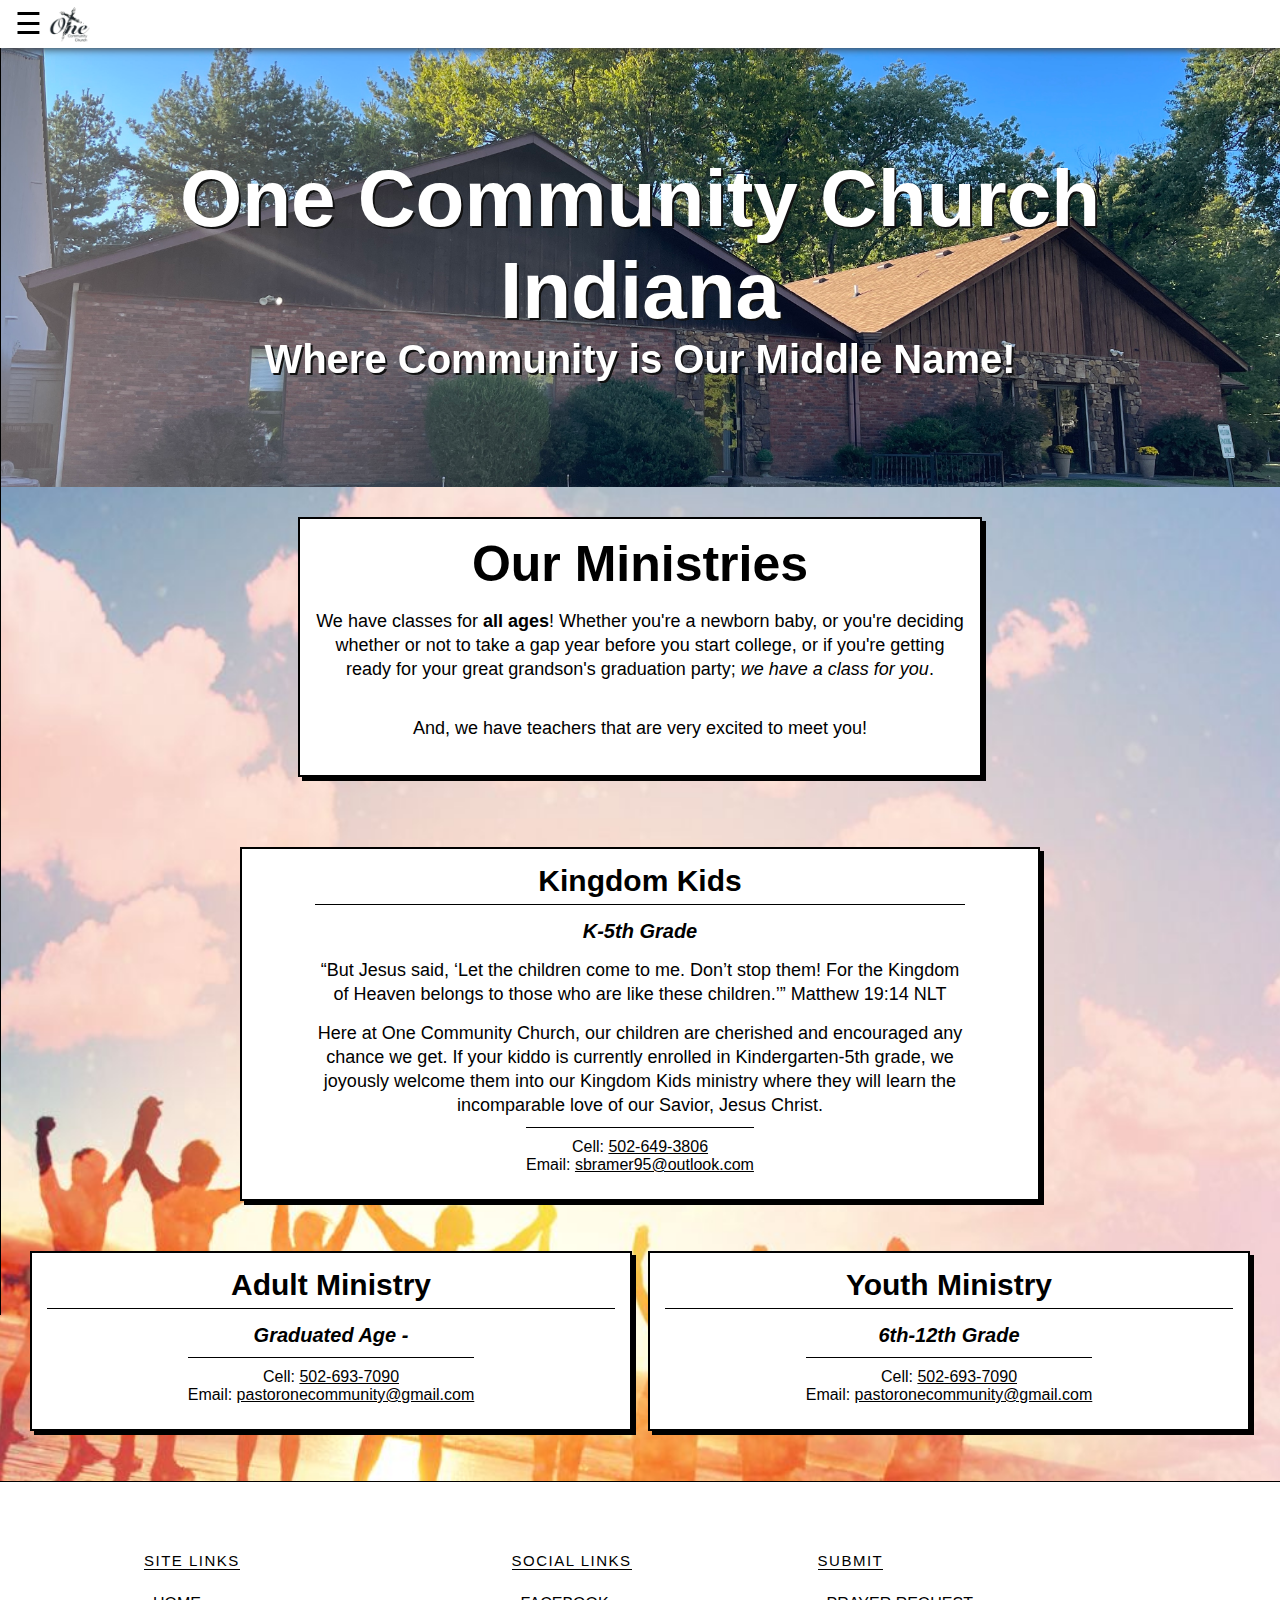
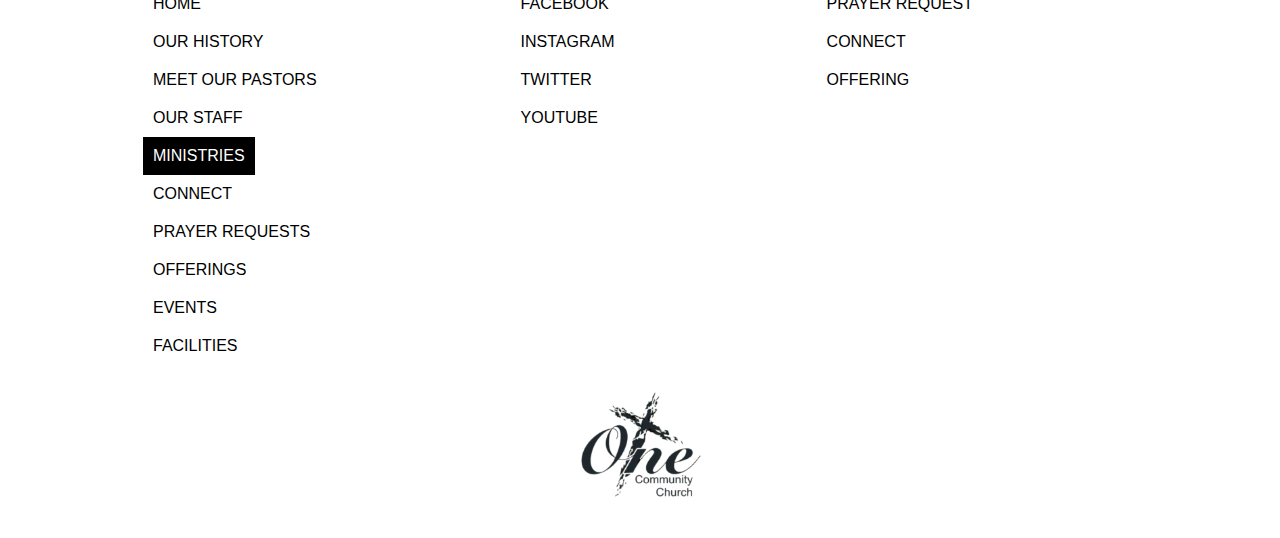
<file: html/ministries.html>
<!DOCTYPE html>
<html lang="en">
<head>
    <meta charset="UTF-8">
    <meta http-equiv="X-UA-Compatible" content="IE=edge">
    <meta name="viewport" content="width=device-width, initial-scale=1.0">

    <meta name="color-scheme" content="light dark">
    <link rel="shortcut icon" type="image/x-icon" href="../img/occ-favicon.png">
    <link rel="stylesheet" href="../css/index-v2.css"> 

    <title>Ministries | One Community Church</title>

</head>
<body>



    <!--navbar goes here-->

    <script src="../js/arrow.js"></script>
    <script src="../js/openNav.js"></script>

    <!-- <script src="js/scroll-active.js"></script> -->


    <div id="mySidenav" class="sidenav">
        <a href="javascript:void(0)" class="closebtn" onclick="closeNav()">&times;</a>
        <ul>
            <!--same page links-->
            <!-- <a href="#about"><li>About Us</li></a>  -->
            <!-- <a href="#statement"><li>Our Faith</li></a> -->
            <!-- <a href="#our-services"><li>Services</li></a> -->
            <!-- <a href="#what-to-expect"><li>What to Expect</li></a> -->
            <!-- <li><a href="#our-staff">Our Staff</a></li> -->

            <a href="../index.html"><li>Home</li></a>
            <a href="../html/our-history.html"><li>Our History</li></a>
            <a href="../html/meet-our-pastors.html"><li>Meet Our Pastors</li></a>
            <a href="../html/staff.html"><li>Our Staff</li></a>
            <a href="../html/ministries.html" class="active"><li>Ministries</li></a>
            <a href="../html/connect.html"><li>Connect</li></a>
    
            <!-- <a href=""><img src="../img/occ-favicon.png" alt="logo"></a> -->
            <!-- <li>One Community Church Indiana</li> -->
            <a href="../html/prayers.html"><li>Prayer Requests</li></a>
            <a href="../html/offering.html"><li>Offerings</li></a>
            <a href="../html/events.html"><li>Events</li></a>
            <a href="../html/facilities.html"><li>Facilities</li></a>
        </ul>
    </div>

    <div class="hamburger" style="min-width: 880px;">
      <!-- <script src="js/hamburger.js"></script> -->
      <!-- <a href="#" onclick="myFunction()">
        &#9776;
      </a> -->
    <span onclick="openNav()" style="max-width: 880px;">&#9776;</span>
    <img src="../img/occ-favicon.png" alt="logo"> 
    </div>

    <div class="hamburger-mobile">
      <span onclick="openNavMobile()">&#9776;</span>
      <img src="../img/occ-favicon.png" alt="logo"> 
    </div>

    <div class="topTitle">
      <h1>OCC | Ministries</h1>
    </div>

    <div id="main">

    <div class="intro">
        <h1>One Community Church Indiana</h1>
        <h2>Where Community is Our Middle Name!</h2>
    </div>


    <div class="our-ministries">
    <div class="title">
        <div class="item">
          <h1>Our Ministries</h1>
          <p>We have classes for <strong>all ages</strong>! Whether you're a newborn baby, or you're deciding whether or not to take a gap year before you start college, or if you're getting ready for your great grandson's graduation party; <em>we have a class for you</em>.</p>
          <p>And, we have teachers that are very excited to meet you!</p>
        </div>
    </div>



    <div class="one-column">
      <div class="item-wide">
        <h2>Kingdom Kids</h2>
        <h3>K-5th Grade</h3>
        <p>“But Jesus said, ‘Let the children come to me. Don’t stop them! For the Kingdom of Heaven belongs to those who are like these children.’” Matthew 19:14 NLT</p>
 

    <p>Here at One Community Church, our children are cherished and encouraged any chance we get. If your kiddo is currently enrolled in Kindergarten-5th grade, we joyously welcome them into our Kingdom Kids ministry where they will learn the incomparable love of our Savior, Jesus Christ.</p>

        
    <blockquote>Cell: <a href="tel:502-649-3806">502-649-3806</a><br>Email: <a href="mailto:sbramer95@outlook.com">sbramer95@outlook.com</a></blockquote>
  </div>
</div>

      <div class="two-columns">
          <div class="item-wide">
            <h2>Adult Ministry</h2>
            <h3>Graduated Age - </h3>
            <!-- <p>“But Jesus said, ‘Let the children come to me. Don’t stop them! For the Kingdom of Heaven belongs to those who are like these children.’” Matthew 19:14 NLT</p> -->
     
    
        <!-- <p>Here at One Community Church, our children are cherished and encouraged any chance we get. If your kiddo is currently enrolled in Kindergarten-5th grade, we joyously welcome them into our Kingdom Kids ministry where they will learn the incomparable love of our Savior, Jesus Christ.</p> -->
    
            
        <blockquote>Cell: <a href="tel:502-693-7090">502-693-7090</a><br>Email: <a href="mailto:pastoronecommunity@gmail.com">pastoronecommunity@gmail.com</a></blockquote>
      </div>
    
          <div class="item-wide">
            <h2>Youth Ministry</h2>
            <h3>6th-12th Grade</h3>
            <!-- <p>“But Jesus said, ‘Let the children come to me. Don’t stop them! For the Kingdom of Heaven belongs to those who are like these children.’” Matthew 19:14 NLT</p> -->
     
    
        <!-- <p>Here at One Community Church, our children are cherished and encouraged any chance we get. If your kiddo is currently enrolled in Kindergarten-5th grade, we joyously welcome them into our Kingdom Kids ministry where they will learn the incomparable love of our Savior, Jesus Christ.</p> -->
    
            
        <blockquote>Cell: <a href="tel:502-693-7090">502-693-7090</a><br>Email: <a href="mailto:pastoronecommunity@gmail.com">pastoronecommunity@gmail.com</a></blockquote>
      </div>
      </div>

    </div>

    
        
    </div>

    <div class="footer">
      <!-- <img src="img/mLogo.png" alt="logo"> -->

      <div class="foot-buttons">

      <div class="links">
          <h1>Site Links</h1>
          <ul>
            <a href="../index.html"><li>Home</li></a>
            <a href="../html/our-history.html"><li>Our History</li></a>
            <a href="../html/meet-our-pastors.html"><li>Meet Our Pastors</li></a>
            <a href="../html/staff.html"><li>Our Staff</li></a>
            <a href="../html/ministries.html" class="active"><li>Ministries</li></a>
            <a href="../html/connect.html"><li>Connect</li></a>
    
            <!-- <a href=""><img src="../img/occ-favicon.png" alt="logo"></a> -->
            <!-- <li>One Community Church Indiana</li> -->
            <a href="../html/prayers.html"><li>Prayer Requests</li></a>
            <a href="../html/offering.html"><li>Offerings</li></a>
            <a href="../html/events.html"><li>Events</li></a>
            <a href="../html/facilities.html"><li>Facilities</li></a>
          </ul>
      </div>

      <div class="more-links">
          <h1>More Site Links</h1>
          <ul>
              <a href="docs/statement of faith/Statement-of-Faith-2018.pdf" target="_blank"><li>Our Statement of Faith</li></a>
              <a href="https://waivermaster.com/sign.html?q=D5KCR8CL2RMGR&fbclid=IwAR0HoBf3wUrvc6467SKtjDC9-zaOdvowKx8ql2TbjeqLYrOHizuHBL7Z-tg" target="_blank"><li>Facilities Agreement</li></a>
          </ul>
      </div>

      <div class="social-links">
          <h1>Social Links</h1>
          <ul>
              <a href="https://www.facebook.com/onecommunitychurch" target="_blank"><li>Facebook</li></a>
              <a href="https://www.instagram.com/occindiana/" target="_blank"><li>Instagram</li></a>
              <a href="https://twitter.com/OneCCIndiana" target="_blank"><li>Twitter</li></a>
              <a href="https://www.youtube.com/c/OneCommunityChurchIndiana" target="_blank"><li>Youtube</li></a>
          </ul>
      </div>

      <div class="connect">
          <h1>Submit</h1>
          <ul>
            <a href="mailto:pastoronecommunity@gmail.com?subject=Prayer%20Request"><li>Prayer Request</li></a>
            <a href="https://docs.google.com/forms/d/e/1FAIpQLScMjB4WOonUZl6GeC7wZnYWrJmF5OTvE_90fhHpiu9AJBHWNQ/viewform" target="_blank"><li>Connect</li></a>
            <a href="https://square.link/u/9iWte5VO" target="_blank"><li>Offering</li></a>
          </ul>
      </div>

  </div>


  <a href=""><img src="../img/occ-favicon.png" alt="logo"></a>

    <!-- <button onclick="topFunction()" id="myBtn" title="Go to top">	&#128285;</button> -->

    <span onclick="topFunction()" id="myBtn" title="Go to top">&#128285;</span>

    <script src="../js/top.js"></script>

</div>
</body>
</html>
</file>
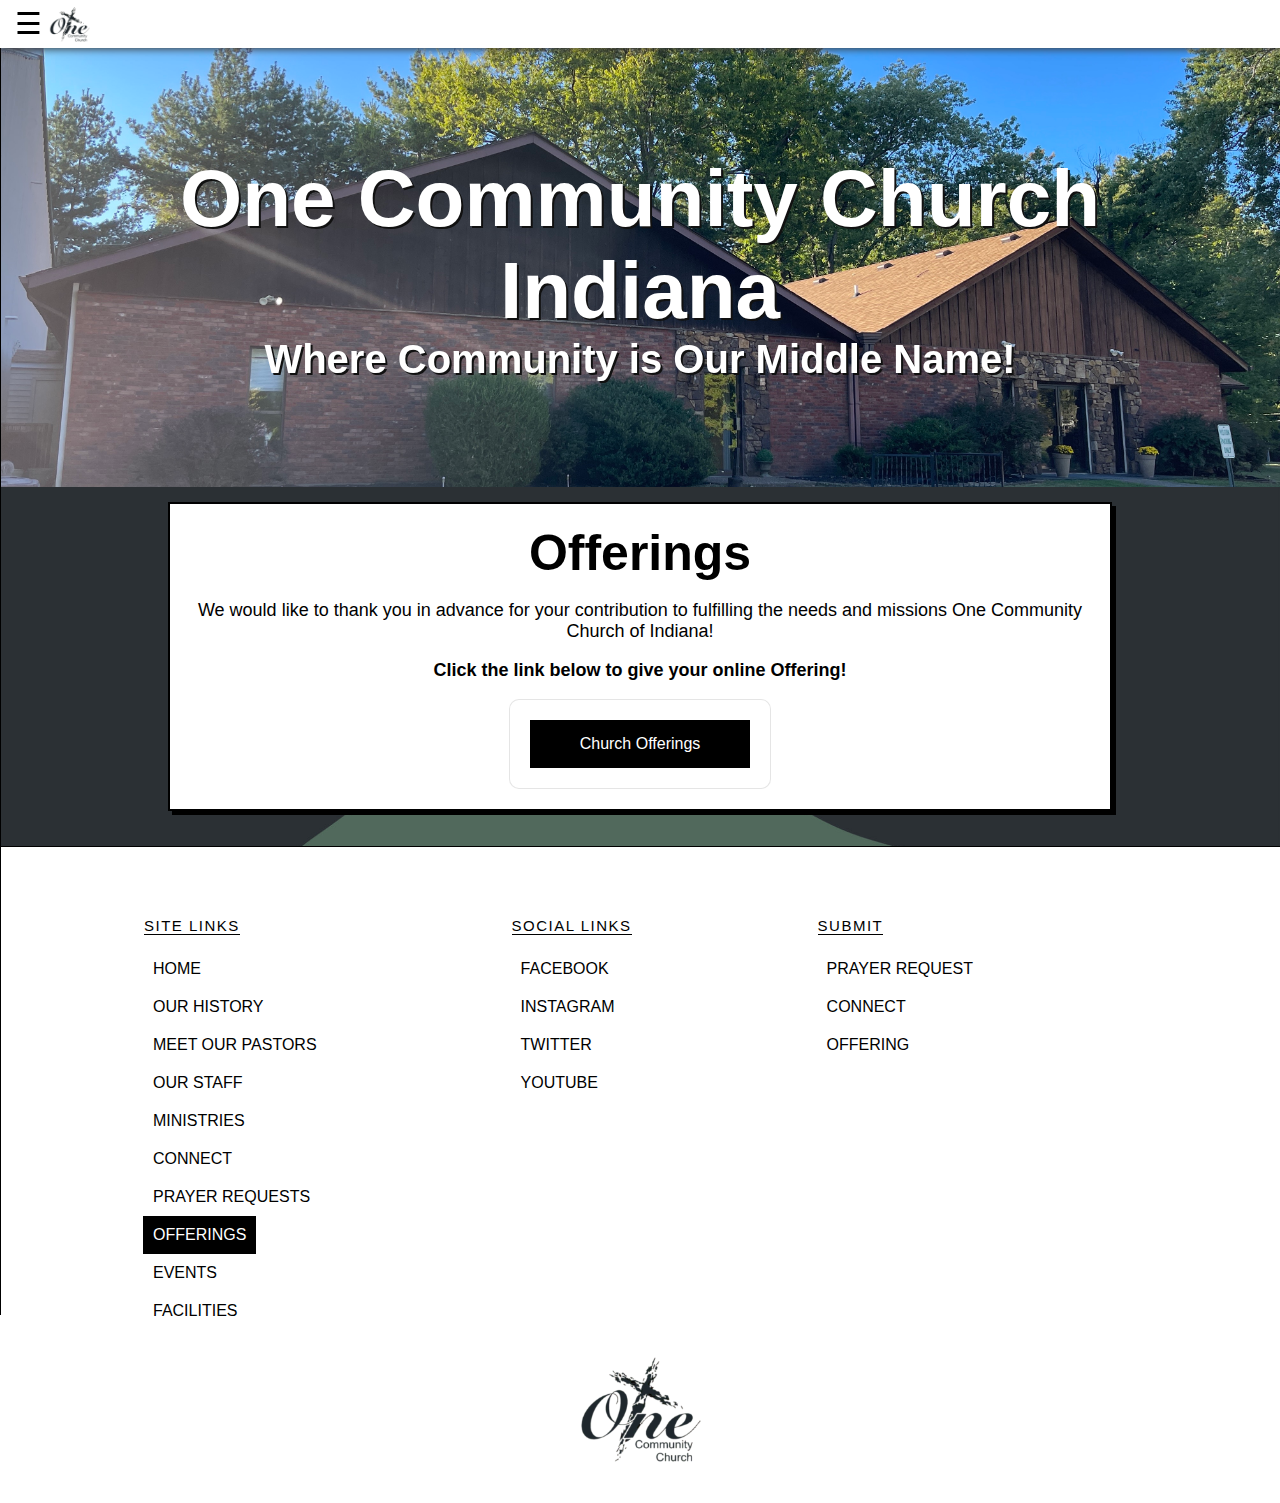
<file: html/offering.html>
<!DOCTYPE html>
<html lang="en">
<head>
    <meta charset="UTF-8">
    <meta http-equiv="X-UA-Compatible" content="IE=edge">
    <meta name="viewport" content="width=device-width, initial-scale=1.0">

    <meta name="color-scheme" content="light dark">
    <link rel="shortcut icon" type="image/x-icon" href="../img/occ-favicon.png">
    <link rel="stylesheet" href="../css/index-v2.css"> 

    <title>Offerings | One Community Church</title>

</head>
<body>



    <!--navbar goes here-->

    <script src="../js/arrow.js"></script>
    <script src="../js/openNav.js"></script>

    <!-- <script src="js/scroll-active.js"></script> -->


    <div id="mySidenav" class="sidenav">
        <a href="javascript:void(0)" class="closebtn" onclick="closeNav()">&times;</a>
        <ul>
            <!--same page links-->
            <!-- <a href="#about"><li>About Us</li></a>  -->
            <!-- <a href="#statement"><li>Our Faith</li></a> -->
            <!-- <a href="#our-services"><li>Services</li></a> -->
            <!-- <a href="#what-to-expect"><li>What to Expect</li></a> -->
            <!-- <li><a href="#our-staff">Our Staff</a></li> -->

            <a href="../index.html"><li>Home</li></a>
            <a href="../html/our-history.html"><li>Our History</li></a>
            <a href="../html/meet-our-pastors.html"><li>Meet Our Pastors</li></a>
            <a href="../html/staff.html"><li>Our Staff</li></a>
            <a href="../html/ministries.html"><li>Ministries</li></a>
            <a href="../html/connect.html"><li>Connect</li></a>
    
            <!-- <a href=""><img src="../img/occ-favicon.png" alt="logo"></a> -->
            <!-- <li>One Community Church Indiana</li> -->
            <a href="../html/prayers.html"><li>Prayer Requests</li></a>
            <a href="../html/offering.html" class="active"><li>Offerings</li></a>
            <a href="../html/events.html"><li>Events</li></a>
            <a href="../html/facilities.html"><li>Facilities</li></a>
        </ul>
    </div>

    <div class="hamburger" style="min-width: 880px;">
      <!-- <script src="js/hamburger.js"></script> -->
      <!-- <a href="#" onclick="myFunction()">
        &#9776;
      </a> -->
    <span onclick="openNav()" style="max-width: 880px;">&#9776;</span>
    <img src="../img/occ-favicon.png" alt="logo"> 
    </div>

    <div class="hamburger-mobile">
      <span onclick="openNavMobile()">&#9776;</span>
      <img src="../img/occ-favicon.png" alt="logo"> 
    </div>

    <div class="topTitle">
      <h1>OCC | Offerings</h1>
    </div>

    <div id="main">

    <div class="intro">
        <h1>One Community Church Indiana</h1>
        <h2>Where Community is Our Middle Name!</h2>
    </div>


    <div class="offerings" id="offerings">
      <div class="item" style="max-width: 900px; padding: 20px; margin-left: auto; margin-right: auto;">
      <!-- <a href="html/offering.html"> -->
        <h1>Offerings</h1>
      <!-- </a> -->
      <p>We would like to thank you in advance for your contribution to fulfilling the needs and missions One Community Church of Indiana!</p>

      <p><strong>Click the link below to give your online Offering!</strong></p>

      <div>
      <div><div style="
      overflow: auto;
      margin-left: auto;
      margin-right: auto;
      text-decoration: none;
      display: flex;
      flex-direction: column;
      justify-content: flex-end;
      align-items: center;
      width: 260px;
      background: #FFFFFF;
      border: 1px solid rgba(0, 0, 0, 0.1);
      box-shadow: -2px 10px 5px rgba(0, 0, 0, 0);
      border-radius: 10px;
      ">
      <div style="padding: 20px;">
      <a target="_blank" data-url="https://square.link/u/9iWte5VO" href="https://square.link/u/9iWte5VO" style="
        display: inline-block;
        line-height: 48px;
        height: 48px;
        color: #ffffff;
        min-width: 220px;
        background-color: #000000;
        text-align: center;
        text-decoration: none;
        box-shadow: 0 0 0 1px rgba(0,0,0,.1) inset;
        
      ">Church Offerings</a>
      </div>
    </div>
    </div>
  </div>
    
      <script>
        function showCheckoutWindow(e) {
          e.preventDefault();
    
          const url = document.getElementById('embedded-checkout-modal-checkout-button').getAttribute('data-url');
          const title = 'Square Online Checkout';
    
          // Some platforms embed in an iframe, so we want to top window to calculate sizes correctly
          const topWindow = window.top ? window.top : window;
    
          // Fixes dual-screen position                                Most browsers          Firefox
          const dualScreenLeft = topWindow.screenLeft !==  undefined ? topWindow.screenLeft : topWindow.screenX;
          const dualScreenTop = topWindow.screenTop !==  undefined   ? topWindow.screenTop  : topWindow.screenY;
    
          const width = topWindow.innerWidth ? topWindow.innerWidth : document.documentElement.clientWidth ? document.documentElement.clientWidth : screen.width;
          const height = topWindow.innerHeight ? topWindow.innerHeight : document.documentElement.clientHeight ? document.documentElement.clientHeight : screen.height;
    
          const h = height * .75;
          const w = 500;
    
          const systemZoom = width / topWindow.screen.availWidth;
          const left = (width - w) / 2 / systemZoom + dualScreenLeft;
          const top = (height - h) / 2 / systemZoom + dualScreenTop;
          const newWindow = window.open(url, title, `scrollbars=yes, width=${w / systemZoom}, height=${h / systemZoom}, top=${top}, left=${left}`);
    
          if (window.focus) newWindow.focus();
        }
    
        // This overrides the default checkout button click handler to show the embed modal
        // instead of opening a new tab with the given link url
        document.getElementById('embedded-checkout-modal-checkout-button').addEventListener('click', function (e) {
          showCheckoutWindow(e);
        });
      </script>
    </div>

      <!-- <a href="https://squareup.com/terminal/" target="_blank"><img src="img/offerings/offering-icon.jpg" alt="offering-icon"></a> -->
  </div>


    <div class="footer">
      <!-- <img src="img/mLogo.png" alt="logo"> -->

      <div class="foot-buttons">

      <div class="links">
          <h1>Site Links</h1>
          <ul>
            <a href="../index.html"><li>Home</li></a>
            <a href="../html/our-history.html"><li>Our History</li></a>
            <a href="../html/meet-our-pastors.html"><li>Meet Our Pastors</li></a>
            <a href="../html/staff.html"><li>Our Staff</li></a>
            <a href="../html/ministries.html"><li>Ministries</li></a>
            <a href="../html/connect.html"><li>Connect</li></a>
    
            <!-- <a href=""><img src="../img/occ-favicon.png" alt="logo"></a> -->
            <!-- <li>One Community Church Indiana</li> -->
            <a href="../html/prayers.html"><li>Prayer Requests</li></a>
            <a href="../html/offering.html" class="active"><li>Offerings</li></a>
            <a href="../html/events.html"><li>Events</li></a>
            <a href="../html/facilities.html"><li>Facilities</li></a>
          </ul>
      </div>

      <div class="more-links">
          <h1>More Site Links</h1>
          <ul>
              <a href="docs/statement of faith/Statement-of-Faith-2018.pdf" target="_blank"><li>Our Statement of Faith</li></a>
              <a href="https://waivermaster.com/sign.html?q=D5KCR8CL2RMGR&fbclid=IwAR0HoBf3wUrvc6467SKtjDC9-zaOdvowKx8ql2TbjeqLYrOHizuHBL7Z-tg" target="_blank"><li>Facilities Agreement</li></a>
          </ul>
      </div>

      <div class="social-links">
          <h1>Social Links</h1>
          <ul>
              <a href="https://www.facebook.com/onecommunitychurch" target="_blank"><li>Facebook</li></a>
              <a href="https://www.instagram.com/occindiana/" target="_blank"><li>Instagram</li></a>
              <a href="https://twitter.com/OneCCIndiana" target="_blank"><li>Twitter</li></a>
              <a href="https://www.youtube.com/c/OneCommunityChurchIndiana" target="_blank"><li>Youtube</li></a>
          </ul>
      </div>

      <div class="connect">
        <h1>Submit</h1>
        <ul>
          <a href="mailto:pastoronecommunity@gmail.com?subject=Prayer%20Request"><li>Prayer Request</li></a>
          <a href="https://docs.google.com/forms/d/e/1FAIpQLScMjB4WOonUZl6GeC7wZnYWrJmF5OTvE_90fhHpiu9AJBHWNQ/viewform" target="_blank"><li>Connect</li></a>
          <a href="https://square.link/u/9iWte5VO" target="_blank"><li>Offering</li></a>
        </ul>
    </div>

  </div>

  <a href=""><img src="../img/occ-favicon.png" alt="logo"></a>
   

    <!-- <button onclick="topFunction()" id="myBtn" title="Go to top">	&#128285;</button> -->

    <span onclick="topFunction()" id="myBtn" title="Go to top">&#128285;</span>

    <script src="../js/top.js"></script>

</div>
</body>
</html>
</file>
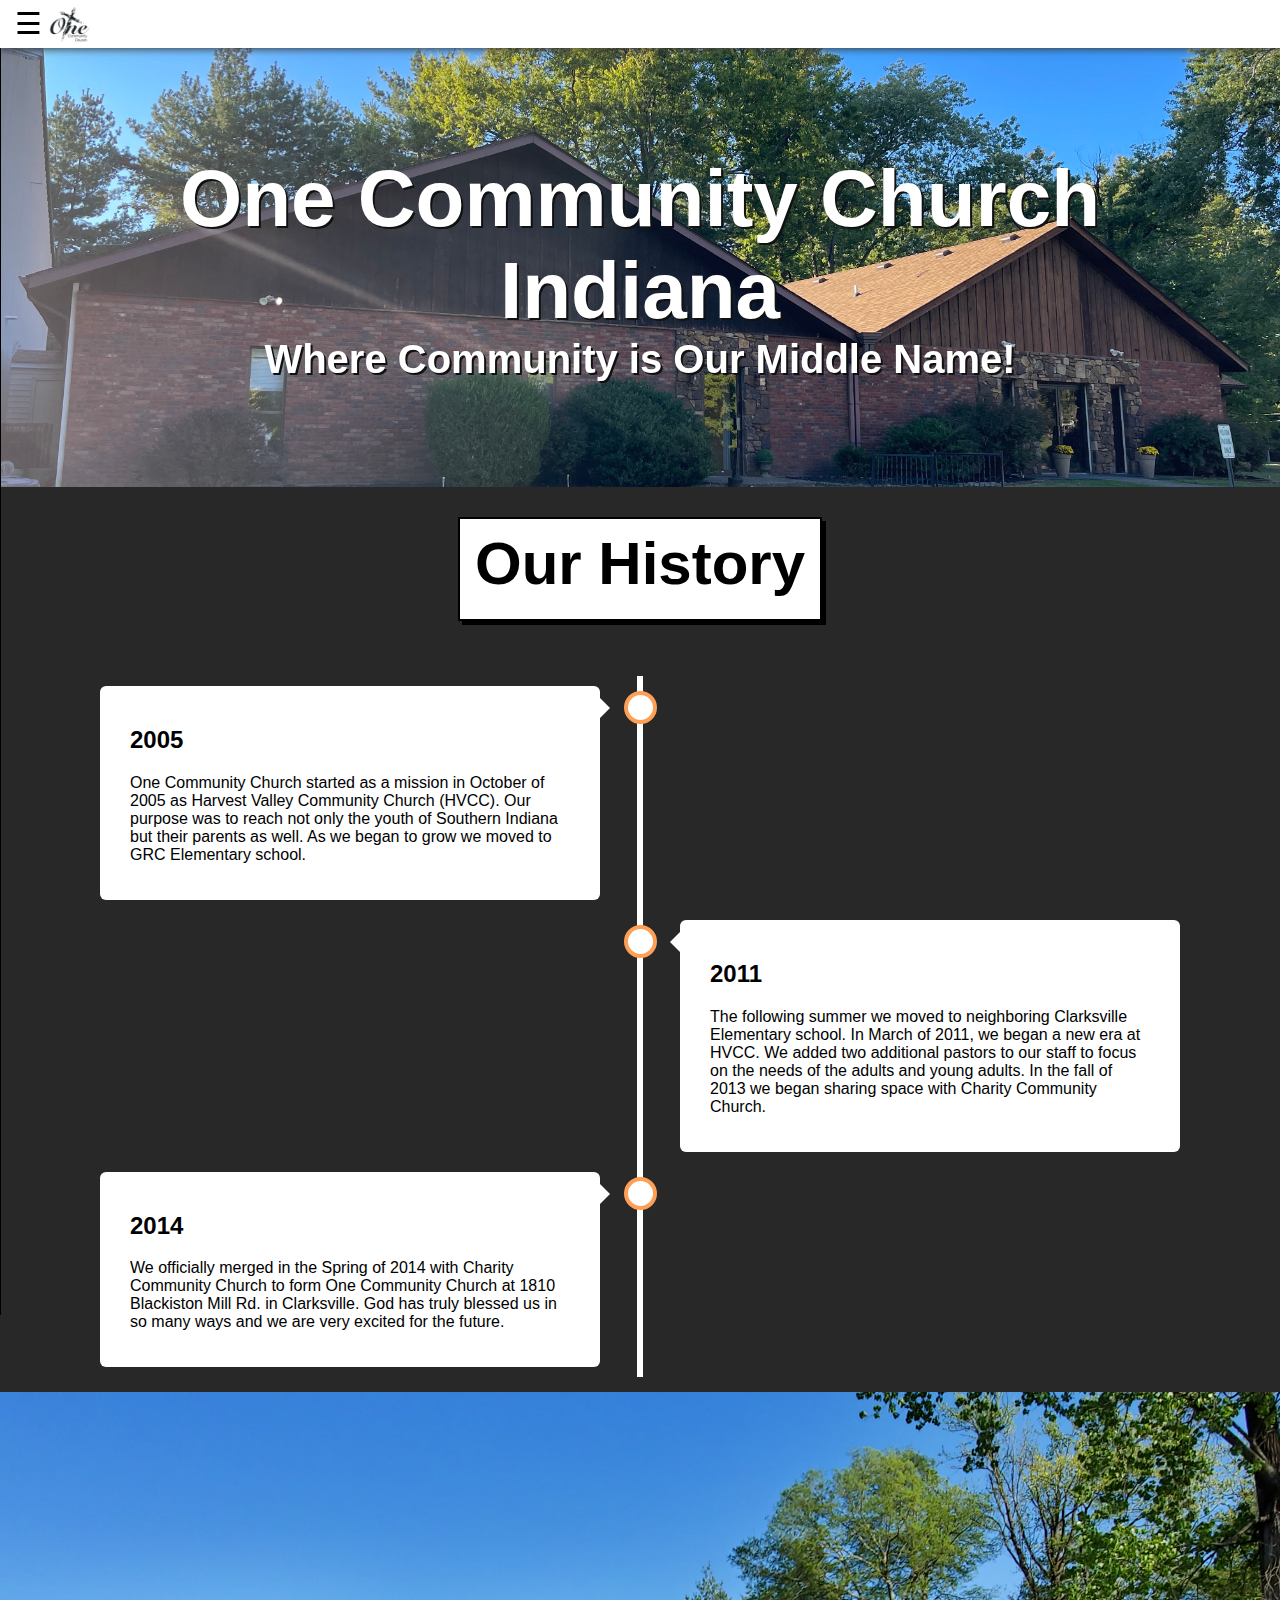
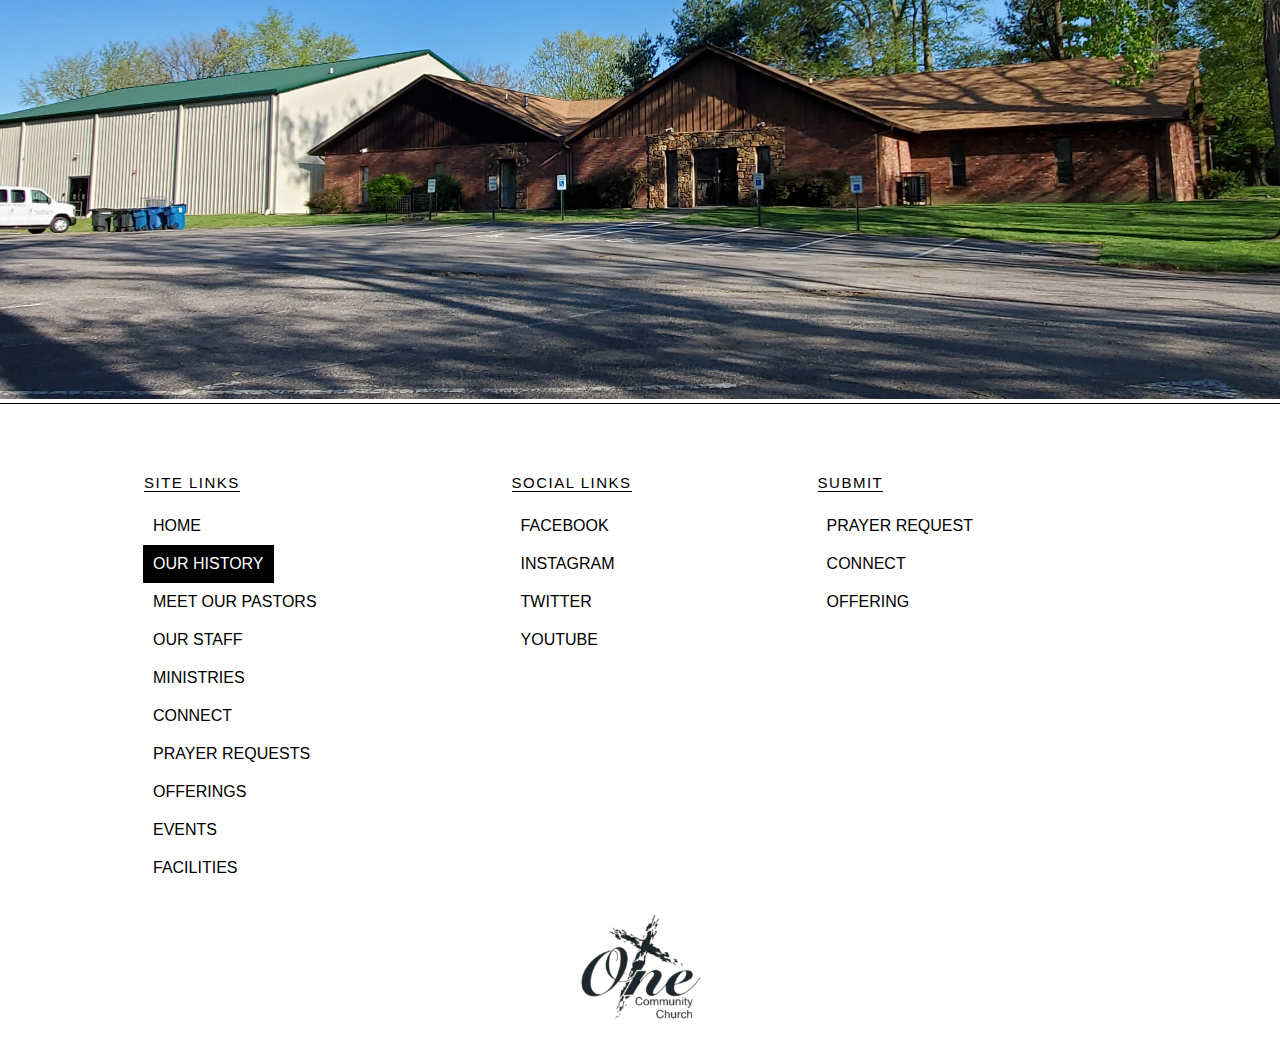
<file: html/our-history.html>
<!DOCTYPE html>
<html lang="en">
<head>
    <meta charset="UTF-8">
    <meta http-equiv="X-UA-Compatible" content="IE=edge">
    <meta name="viewport" content="width=device-width, initial-scale=1.0">

    <meta name="color-scheme" content="light dark">
    <link rel="shortcut icon" type="image/x-icon" href="../img/occ-favicon.png">
    <link rel="stylesheet" href="../css/index-v2.css"> 

    <title>Our History | One Community Church</title>

</head>
<body>



    <!--navbar goes here-->

    <script src="../js/arrow.js"></script>
    <script src="../js/openNav.js"></script>

    <!-- <script src="js/scroll-active.js"></script> -->


    <div id="mySidenav" class="sidenav">
        <a href="javascript:void(0)" class="closebtn" onclick="closeNav()">&times;</a>
        <ul>
            <!--same page links-->
            <!-- <a href="#about"><li>About Us</li></a>  -->
            <!-- <a href="#statement"><li>Our Faith</li></a> -->
            <!-- <a href="#our-services"><li>Services</li></a> -->
            <!-- <a href="#what-to-expect"><li>What to Expect</li></a> -->
            <!-- <li><a href="#our-staff">Our Staff</a></li> -->

            <a href="../index.html"><li>Home</li></a>
            <a href="../html/our-history.html" class="active"><li>Our History</li></a>
            <a href="../html/meet-our-pastors.html"><li>Meet Our Pastors</li></a>
            <a href="../html/staff.html"><li>Our Staff</li></a>
            <a href="../html/ministries.html"><li>Ministries</li></a>
            <a href="../html/connect.html"><li>Connect</li></a>
    
            <!-- <a href=""><img src="../img/occ-favicon.png" alt="logo"></a> -->
            <!-- <li>One Community Church Indiana</li> -->
            <a href="../html/prayers.html"><li>Prayer Requests</li></a>
            <a href="../html/offering.html"><li>Offerings</li></a>
            <a href="../html/events.html"><li>Events</li></a>
            <a href="../html/facilities.html"><li>Facilities</li></a>
        </ul>
    </div>

    <div class="hamburger" style="min-width: 880px;">
      <!-- <script src="js/hamburger.js"></script> -->
      <!-- <a href="#" onclick="myFunction()">
        &#9776;
      </a> -->
    <span onclick="openNav()" style="max-width: 880px;">&#9776;</span>
    <img src="../img/occ-favicon.png" alt="logo"> 
    </div>

    <div class="hamburger-mobile">
      <span onclick="openNavMobile()">&#9776;</span>
      <img src="../img/occ-favicon.png" alt="logo"> 
    </div>

    <div class="topTitle">
      <h1>OCC | Our History</h1>
    </div>

    <div id="main">

    <div class="intro">
        <h1>One Community Church Indiana</h1>
        <h2>Where Community is Our Middle Name!</h2>
    </div>


    <div class="our-history">
    <div class="title">
      <div class="item">
        <h1>Our History</h1>
      </div>
    </div>

    <div class="timeline">
      <div class="container left">
        <div class="content">
          <h2>2005</h2>
          <p>One Community Church started as a mission in October of 2005 as Harvest Valley Community Church (HVCC). Our purpose was to reach not only the youth of Southern Indiana but their parents as well. As we began to grow we moved to GRC Elementary school.</p>
        </div>
      </div>

      <div class="container right">
        <div class="content">
          <h2>2011</h2>
          <p>The following summer we moved to neighboring Clarksville Elementary school. In March of 2011, we began a new era at HVCC. We added two additional pastors to our staff to focus on the needs of the adults and young adults. In the fall of 2013 we began sharing space with Charity Community Church.</p>
        </div>
      </div>

      <div class="container left">
        <div class="content">
          <h2>2014</h2>
          <p>We officially merged in the Spring of 2014 with Charity Community Church to form One Community Church at 1810 Blackiston Mill Rd. in Clarksville. God has truly blessed us in so many ways and we are very excited for the future.</p>
        </div>
      </div>
    </div>

    <!-- <div class="four-columns">
      <div class="item">

      </div>

      <div class="item">
        
      </div>

      <div class="item">
        
      </div>

      <div class="item">
        
      </div>
    </div> -->

    <!-- <div class="two-columns"> -->
      <!-- <div class="item-wide">

    
        <h2>Clarksville Elementary</h2>
        <p>The following summer we moved to neighboring Clarksville Elementary school. In March of 2011, we began a new era at HVCC. We added two additional pastors to our staff to focus on the needs of the adults and young adults. In the fall of 2013 we began sharing space with Charity Community Church.</p>
    
        <h2>The Merger</h2>
        <p>We officially merged in the Spring of 2014 with Charity Community Church to form One Community Church at 1810 Blackiston Mill Rd. in Clarksville. God has truly blessed us in so many ways and we are very excited for the future.</p>
        <img src="../img/about/occ-img.jpg" alt="church">
      </div> -->
        <!-- </div>
      </div>-->
    </div> 

    <img src="../img/about/occ-img.jpg" style="object-fit: cover; width: 100%;">


    <div class="footer">
      <!-- <img src="img/mLogo.png" alt="logo"> -->

      <div class="foot-buttons">

      <div class="links">
          <h1>Site Links</h1>
          <ul>
            <a href="../index.html"><li>Home</li></a>
            <a href="../html/our-history.html" class="active"a><li>Our History</li></a>
            <a href="../html/meet-our-pastors.html"><li>Meet Our Pastors</li></a>
            <a href="../html/staff.html"><li>Our Staff</li></a>
            <a href="../html/ministries.html"><li>Ministries</li></a>
            <a href="../html/connect.html"><li>Connect</li></a>
    
            <!-- <a href=""><img src="../img/occ-favicon.png" alt="logo"></a> -->
            <!-- <li>One Community Church Indiana</li> -->
            <a href="../html/prayers.html"><li>Prayer Requests</li></a>
            <a href="../html/offering.html"><li>Offerings</li></a>
            <a href="../html/events.html"><li>Events</li></a>
            <a href="../html/facilities.html"><li>Facilities</li></a>
          </ul>
      </div>

      <div class="more-links">
          <h1>More Site Links</h1>
          <ul>
              <a href="docs/statement of faith/Statement-of-Faith-2018.pdf" target="_blank"><li>Our Statement of Faith</li></a>
              <a href="https://waivermaster.com/sign.html?q=D5KCR8CL2RMGR&fbclid=IwAR0HoBf3wUrvc6467SKtjDC9-zaOdvowKx8ql2TbjeqLYrOHizuHBL7Z-tg" target="_blank"><li>Facilities Agreement</li></a>
          </ul>
      </div>

      <div class="social-links">
          <h1>Social Links</h1>
          <ul>
              <a href="https://www.facebook.com/onecommunitychurch" target="_blank"><li>Facebook</li></a>
              <a href="https://www.instagram.com/occindiana/" target="_blank"><li>Instagram</li></a>
              <a href="https://twitter.com/OneCCIndiana" target="_blank"><li>Twitter</li></a>
              <a href="https://www.youtube.com/c/OneCommunityChurchIndiana" target="_blank"><li>Youtube</li></a>
          </ul>
      </div>

      <div class="connect">
        <h1>Submit</h1>
        <ul>
          <a href="mailto:pastoronecommunity@gmail.com?subject=Prayer%20Request"><li>Prayer Request</li></a>
          <a href="https://docs.google.com/forms/d/e/1FAIpQLScMjB4WOonUZl6GeC7wZnYWrJmF5OTvE_90fhHpiu9AJBHWNQ/viewform" target="_blank"><li>Connect</li></a>
          <a href="https://square.link/u/9iWte5VO" target="_blank"><li>Offering</li></a>
        </ul>
    </div>

  </div>

  <a href=""><img src="../img/occ-favicon.png" alt="logo"></a>

    <!-- <button onclick="topFunction()" id="myBtn" title="Go to top">	&#128285;</button> -->

    <span onclick="topFunction()" id="myBtn" title="Go to top">&#128285;</span>

    <script src="../js/top.js"></script>

</div>
</body>
</html>
</file>
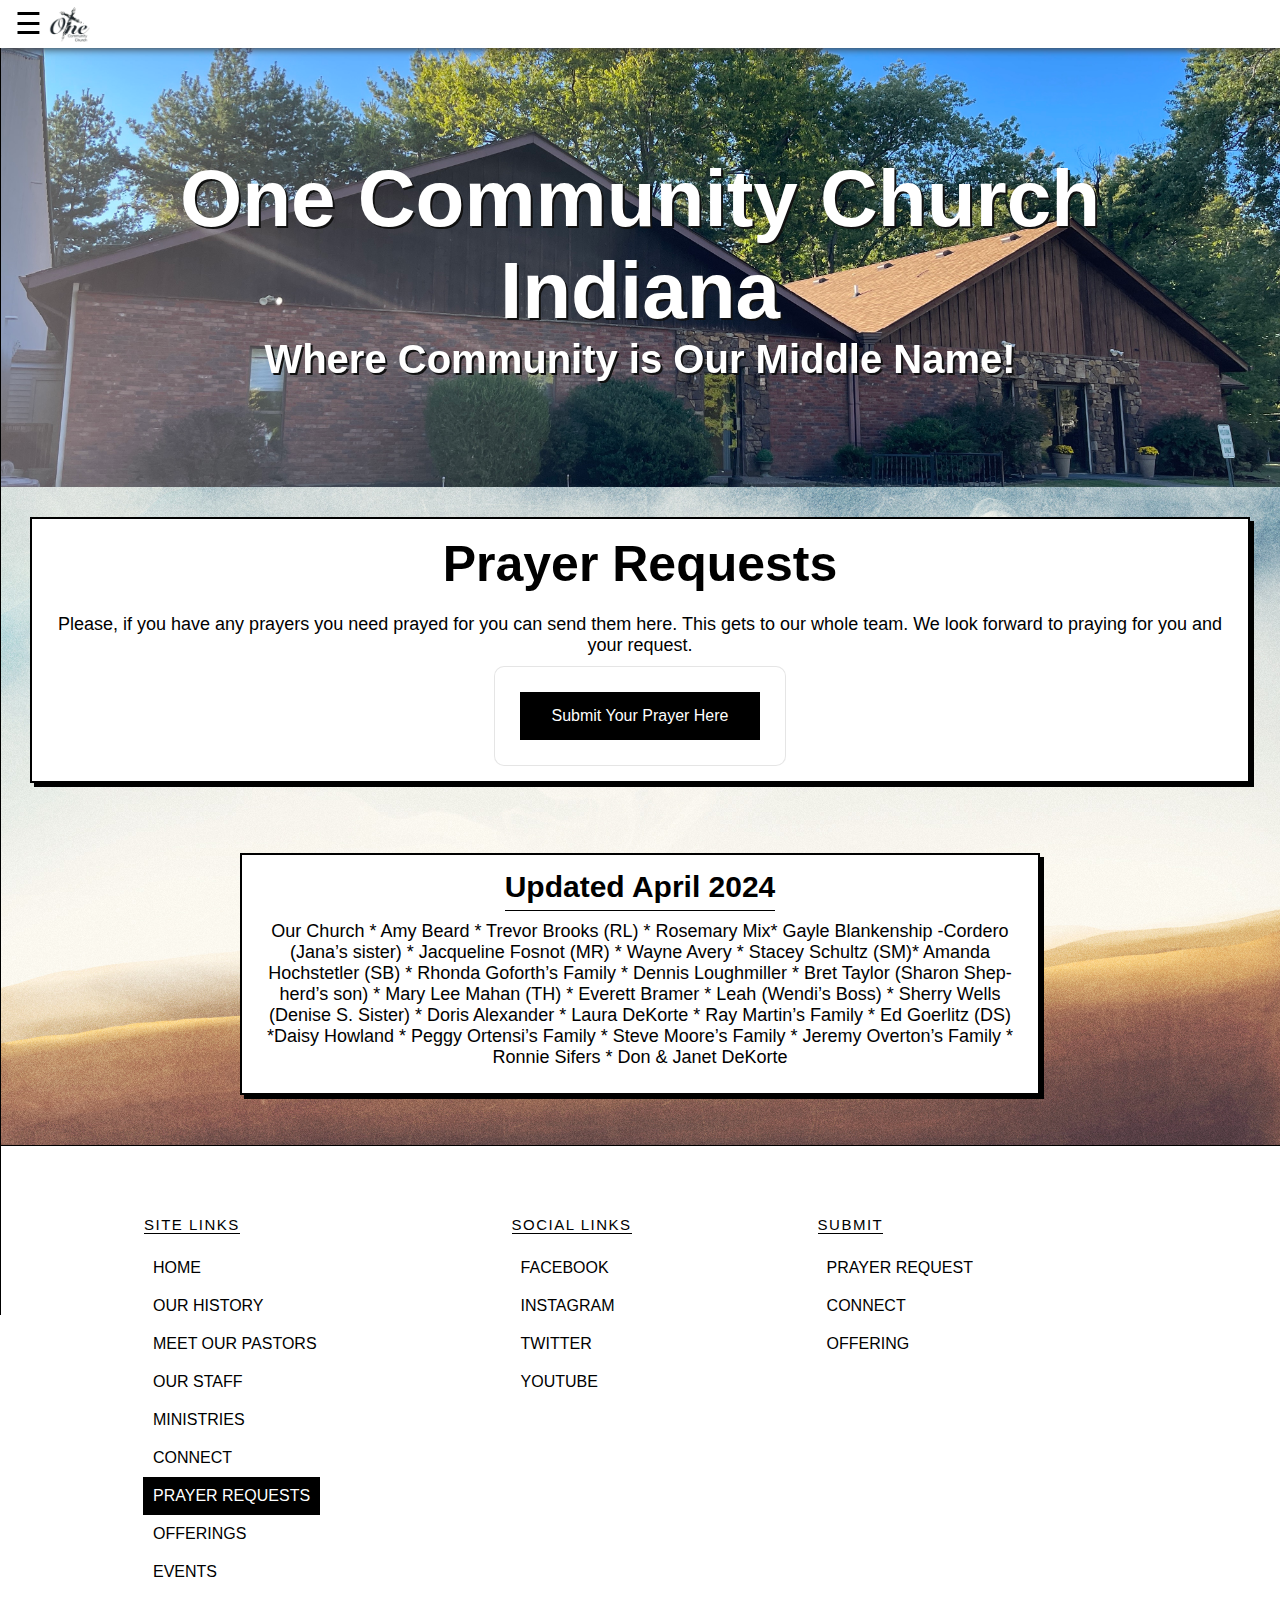
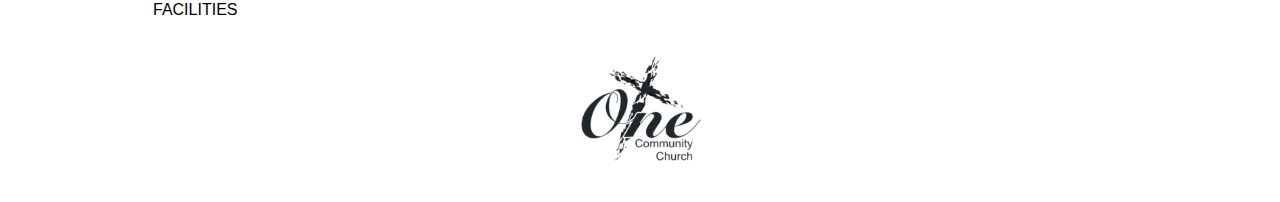
<file: html/prayers.html>
<!DOCTYPE html>
<html lang="en">
<head>
    <meta charset="UTF-8">
    <meta http-equiv="X-UA-Compatible" content="IE=edge">
    <meta name="viewport" content="width=device-width, initial-scale=1.0">

    <meta name="color-scheme" content="light dark">
    <link rel="shortcut icon" type="image/x-icon" href="../img/occ-favicon.png">
    <link rel="stylesheet" href="../css/index-v2.css"> 

    <title>Prayers | One Community Church</title>

</head>
<body>



    <!--navbar goes here-->

    <script src="../js/arrow.js"></script>
    <script src="../js/openNav.js"></script>

    <!-- <script src="js/scroll-active.js"></script> -->


    <div id="mySidenav" class="sidenav">
        <a href="javascript:void(0)" class="closebtn" onclick="closeNav()">&times;</a>
        <ul>
            <!--same page links-->
            <!-- <a href="#about"><li>About Us</li></a>  -->
            <!-- <a href="#statement"><li>Our Faith</li></a> -->
            <!-- <a href="#our-services"><li>Services</li></a> -->
            <!-- <a href="#what-to-expect"><li>What to Expect</li></a> -->
            <!-- <li><a href="#our-staff">Our Staff</a></li> -->

            <a href="../index.html"><li>Home</li></a>
            <a href="../html/our-history.html"><li>Our History</li></a>
            <a href="../html/meet-our-pastors.html"><li>Meet Our Pastors</li></a>
            <a href="../html/staff.html"><li>Our Staff</li></a>
            <a href="../html/ministries.html"><li>Ministries</li></a>
            <a href="../html/connect.html"><li>Connect</li></a>
    
            <!-- <a href=""><img src="../img/occ-favicon.png" alt="logo"></a> -->
            <!-- <li>One Community Church Indiana</li> -->
            <a href="../html/prayers.html" class="active"><li>Prayer Requests</li></a>
            <a href="../html/offering.html"><li>Offerings</li></a>
            <a href="../html/events.html"><li>Events</li></a>
            <a href="../html/facilities.html"><li>Facilities</li></a>
        </ul>
    </div>

    <div class="hamburger" style="min-width: 880px;">
      <!-- <script src="js/hamburger.js"></script> -->
      <!-- <a href="#" onclick="myFunction()">
        &#9776;
      </a> -->
    <span onclick="openNav()" style="max-width: 880px;">&#9776;</span>
    <img src="../img/occ-favicon.png" alt="logo"> 
    </div>

    <div class="hamburger-mobile">
      <span onclick="openNavMobile()">&#9776;</span>
      <img src="../img/occ-favicon.png" alt="logo"> 
    </div>

    <div class="topTitle">
      <h1>OCC | Prayers</h1>
    </div>

    <div id="main">

    <div class="intro">
        <h1>One Community Church Indiana</h1>
        <h2>Where Community is Our Middle Name!</h2>
    </div>


    <div class="prayers" style="max-width: 100%;">
    <div class="title" id="prayers">
        <div class="item">
        <h1>Prayer Requests</h1>
        <p>Please, if you have any prayers you need prayed for you can send them here. This gets to our whole team. We look forward to praying for you and your request.</p>
  
        <div>
          <div><div style="
          overflow: auto;
          margin-left: auto;
          margin-right: auto;
          text-decoration: none;
          display: flex;
          flex-direction: column;
          justify-content: flex-end;
          align-items: center;
          width: max-content;
          background: #FFFFFF;
          border: 1px solid rgba(0, 0, 0, 0.1);
          box-shadow: -2px 10px 5px rgba(0, 0, 0, 0);
          border-radius: 10px;
          ">
          <div style="padding: 25px;">
          <a target="_blank" data-url="mailto:pastoronecommunity@gmail.com?subject=Prayer%20Request" href="mailto:pastoronecommunity@gmail.com?subject=Prayer%20Request" style="
            display: inline-block;
            line-height: 48px;
            height: 48px;
            color: #ffffff;
            min-width: 240px;
            background-color: #000000;
            text-align: center;
            text-decoration: none;
            box-shadow: 0 0 0 1px rgba(0,0,0,.1) inset;
            
          ">Submit Your Prayer Here</a>
          </div>
        </div>
        </div>
  
      </div>
      </div>
    </div>


    <!-- <div class="submit-prayer">
      <div class="item">
      <form action="../php/prayer.php" method="post">
        <h2>Your Prayer Request</h2>

        <label for="fullName">Full Name</label>
        <input type="text" id="fullName" name="fullName" placeholder="Your name..">

        <label for="prayerType">Prayer Form</label>
        <select id="prayerType" name="prayerType">
          <option value="request">Prayer Request</option>
          <option value="praise">Praise Note</option>
          <option value="unspoken">Unspoken</option>
        </select>

        <label for="prayer">Your Prayer</label>
        <textarea></textarea>

        <input type="submit" value="Submit">

        <blockquote>This will be going to all the pastors at One Community Church.</blockquote>

      </form>
    </div>
    </div> -->

    <div class="one-column">
      <div class="item">
        <h2>Updated April 2024</h2>
        <p>Our Church * Amy Beard * Trevor Brooks (RL) *
          Rosemary Mix* Gayle Blankenship -Cordero
          (Jana’s sister) * Jacqueline Fosnot (MR) *
          Wayne Avery * Stacey Schultz (SM)* Amanda
          Hochstetler (SB) * Rhonda Goforth’s Family *
          Dennis Loughmiller * Bret Taylor (Sharon Shep-
          herd’s son) * Mary Lee Mahan (TH) * Everett
          Bramer * Leah (Wendi’s Boss) * Sherry Wells
          (Denise S. Sister) * Doris Alexander * Laura
          DeKorte * Ray Martin’s Family * Ed Goerlitz
          (DS) *Daisy Howland * Peggy Ortensi’s
          Family * Steve Moore’s Family * Jeremy
          Overton’s Family * Ronnie Sifers * Don
          & Janet DeKorte
          </p>
      </div>
    </div>

    <!-- <div class="one-column">
      <div class="item">
        <h2>Updated January 2023</h2>
        <p>Our Church * Amy Beard * Steve Moore (Carolyn’s Nephew) * Trevor Brooks (RL) * Clarence Martin* Gayle Blankenship -Cordero (Jana’s sister) * Jacqueline Fosnot (MR) * Wayne Avery * Laurel Pierce * Stacey Schultz (SM)* Jackie Smith * Amanda Hochstetler (SB) * Carol Durkalski & Theresa (Rhonda’s mom/sister) * Vanessa Mattingly (RF) * Keith & Malisa Morlen * Brandy Ream * Kay Scott * Mark (Susie Masingo’s son-in-law) * Cindy Loughmiller’s Father* Bret (Sharon Shepherd’s son) * Jeff Forde (Rosemary Mix’s son in law)</p>
      </div>
    </div> -->

    <!-- <div class="item" style="max-width: 800px; margin-left: auto; margin-right: auto;">
      <h2>Updated October 2022</h2>
  
      <p>Our Church * Amy Beard * Steve Moore (Carolyn’s Nephew) * Trevor Brooks (RL) * Clarence Martin* Gayle Blankenship - Cordero (Jana’s sister) * Jacqueline Fosnot (MR) * Weston Bline * Julie Avery’s family * Laurel Pierce & Lloyd Pierce (Betty Herrick’s sister & daddy) * Stacey Schultz (SM)* Mrs. Owsley *Jackie Smith * Amanda Hochstetler (SB) * Carol Durkalski & Theresa (Rhonda’s mom/sister) * Vanessa Mattingly (RF) * David Spurrier (LT) * Brandy Ream * Rosemary Mix’s family* Rhonda GoForth * Sharon Shepherd * Residents of Florida * Kay Scott & Summer Denney’s Family</p>
    </div>


        <div class="item" style="max-width: 800px; margin-left: auto; margin-right: auto;">
      <h2>Updated September 2022</h2>
      
      <p>Our Church * Amy Beard * Steve Moore (Carolyn’s Nephew) * Trevor Brooks (RL) * Clarence Martin* Mark Wells Family * Gayle Blankenship-Cordero (Jana’s sister) * Jacqueline Fosnot (MR) * Weston Bline * Julie Avery’s family * Laurel Pierce & Lloyd Pierce (Betty Herrick’s sister & daddy) * Stacey Schultz (SM)* Mrs. Owsley *Jackie Smith * Amanda Hochstetler (SB) * Carol Durkalski & Theresa (Rhonda’s mom/sister) * Vanessa Mattingly (RF)* David Spurrier (LT) * Brandy Ream * Rosemary Mix’s family * Rhonda GoForth * Sharon Shepherd * Residents of Florida * Kay Scott</p>
    </div>
  
  
    <div class="item"  style="max-width: 800px; margin-left: auto; margin-right: auto;">
      <h2>Updated April 2022</h2>
      <p>Our Church * Amy Beard * Steve Moore (Carolyn’s Nephew) * Trevor Brooks (RL) * Clarence  Martin * Ray  Martin * Gayle  Blankenship-Cordero (Jana’s  sister) * Jacqueline Fosnot (MR) * Shirley Waggener * Weston Bline * Julie Avery’s Family * Melvin Stotts * Laurel Pierce & Lloyd Pierce (Betty Herrick’s sister & daddy) * Stacey Schultz (SM) * People of Ukraine* Jeff Goforth’s family * Bob Morgan * Krystal Taylor’s Family</p>
      
      <p><em>Families dealing with Cancer:</em><br>Vanessa Mattingly (RF) * Crangston Collings (MPl) * David Spurrier (LT) * Brandy Ream</p>
      </div>
    </div> -->

    </div>
    <div class="footer">
      <!-- <img src="img/mLogo.png" alt="logo"> -->

      <div class="foot-buttons">

      <div class="links">
          <h1>Site Links</h1>
          <ul>
            <a href="../index.html"><li>Home</li></a>
            <a href="../html/our-history.html"><li>Our History</li></a>
            <a href="../html/meet-our-pastors.html"><li>Meet Our Pastors</li></a>
            <a href="../html/staff.html"><li>Our Staff</li></a>
            <a href="../html/ministries.html"><li>Ministries</li></a>
            <a href="../html/connect.html"><li>Connect</li></a>
    
            <!-- <a href=""><img src="../img/occ-favicon.png" alt="logo"></a> -->
            <!-- <li>One Community Church Indiana</li> -->
            <a href="../html/prayers.html" class="active"><li>Prayer Requests</li></a>
            <a href="../html/offering.html"><li>Offerings</li></a>
            <a href="../html/events.html"><li>Events</li></a>
            <a href="../html/facilities.html"><li>Facilities</li></a>
          </ul>
      </div>

      <div class="more-links">
          <h1>More Site Links</h1>
          <ul>
              <a href="docs/statement of faith/Statement-of-Faith-2018.pdf" target="_blank"><li>Our Statement of Faith</li></a>
              <a href="https://waivermaster.com/sign.html?q=D5KCR8CL2RMGR&fbclid=IwAR0HoBf3wUrvc6467SKtjDC9-zaOdvowKx8ql2TbjeqLYrOHizuHBL7Z-tg" target="_blank"><li>Facilities Agreement</li></a>
          </ul>
      </div>

      <div class="social-links">
          <h1>Social Links</h1>
          <ul>
              <a href="https://www.facebook.com/onecommunitychurch" target="_blank"><li>Facebook</li></a>
              <a href="https://www.instagram.com/occindiana/" target="_blank"><li>Instagram</li></a>
              <a href="https://twitter.com/OneCCIndiana" target="_blank"><li>Twitter</li></a>
              <a href="https://www.youtube.com/c/OneCommunityChurchIndiana" target="_blank"><li>Youtube</li></a>
          </ul>
      </div>

      <div class="connect">
          <h1>Submit</h1>
          <ul>
            <a href="mailto:pastoronecommunity@gmail.com?subject=Prayer%20Request"><li>Prayer Request</li></a>
            <a href="https://docs.google.com/forms/d/e/1FAIpQLScMjB4WOonUZl6GeC7wZnYWrJmF5OTvE_90fhHpiu9AJBHWNQ/viewform" target="_blank"><li>Connect</li></a>
            <a href="https://square.link/u/9iWte5VO" target="_blank"><li>Offering</li></a>
          </ul>
      </div>

  </div>


  <a href=""><img src="../img/occ-favicon.png" alt="logo"></a>

    <!-- <button onclick="topFunction()" id="myBtn" title="Go to top">	&#128285;</button> -->

    <span onclick="topFunction()" id="myBtn" title="Go to top">&#128285;</span>

    <script src="../js/top.js"></script>

</div>
</body>
</html>
</file>
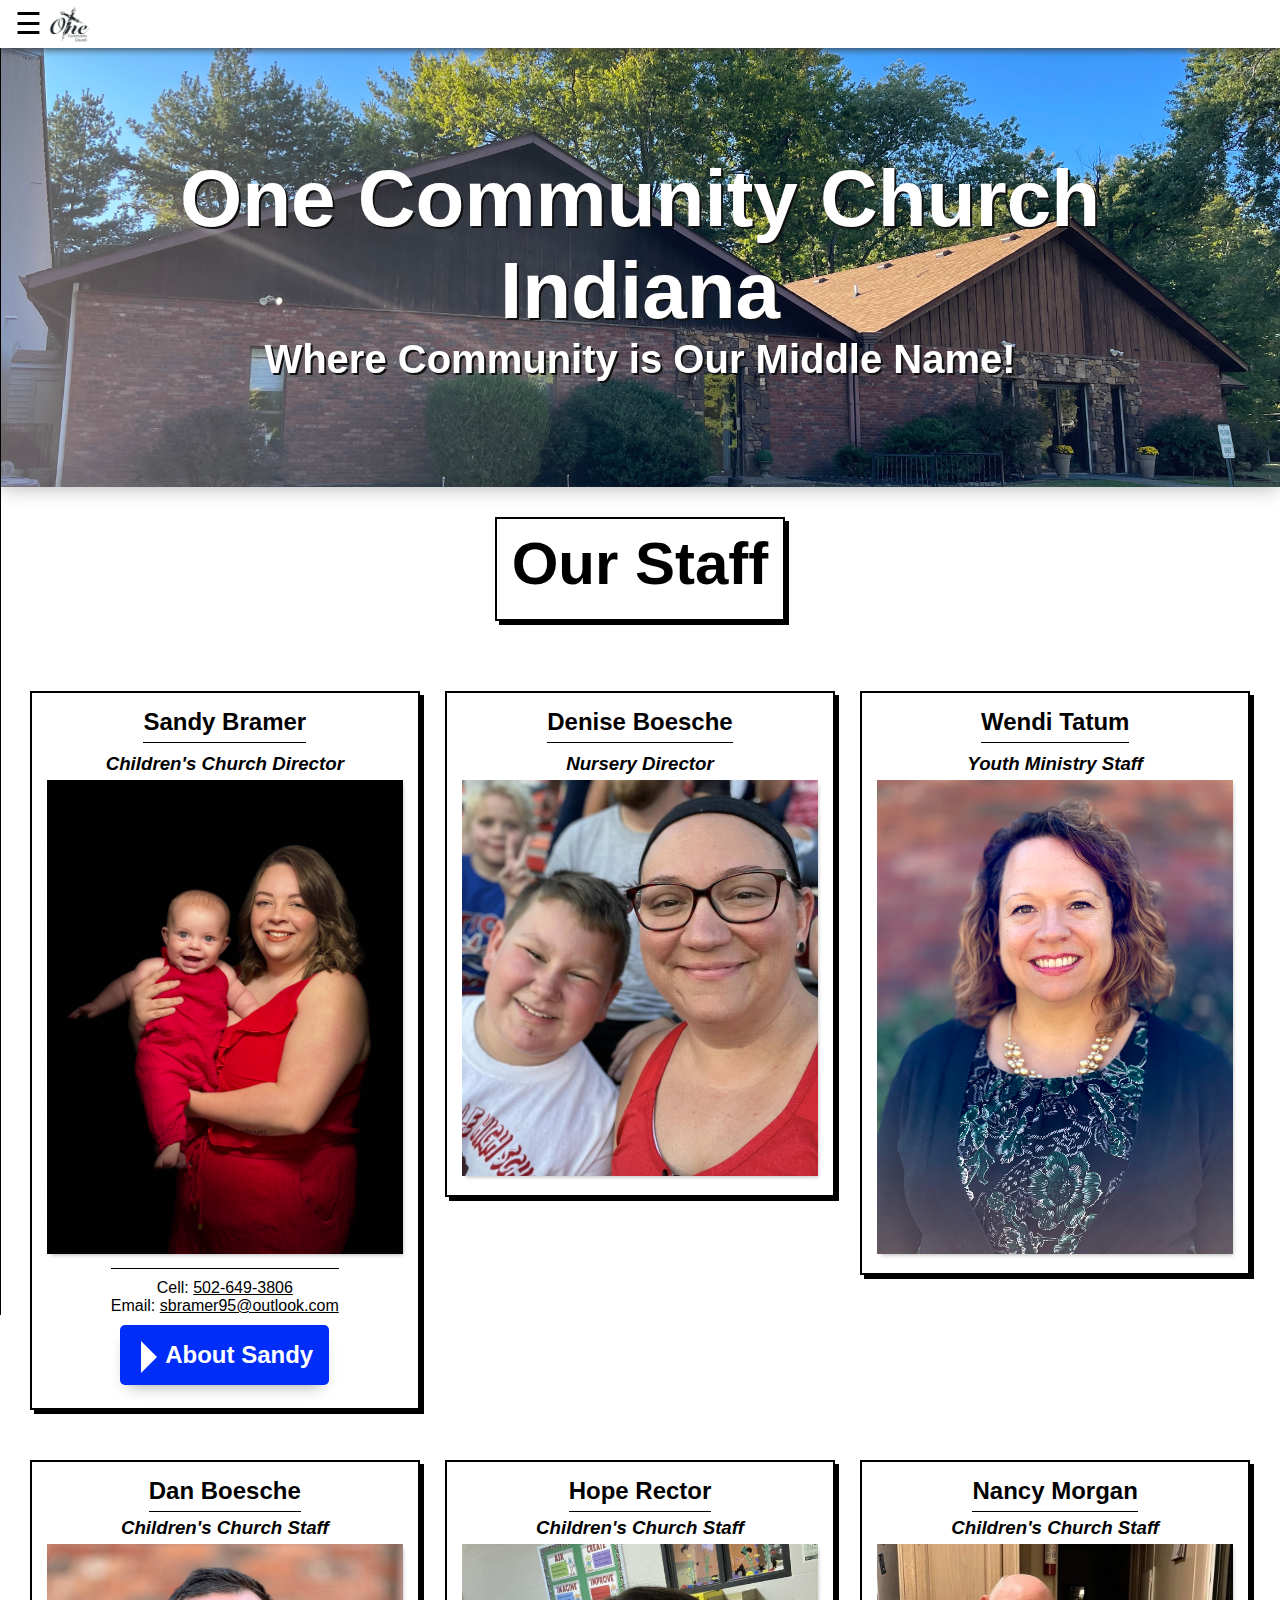
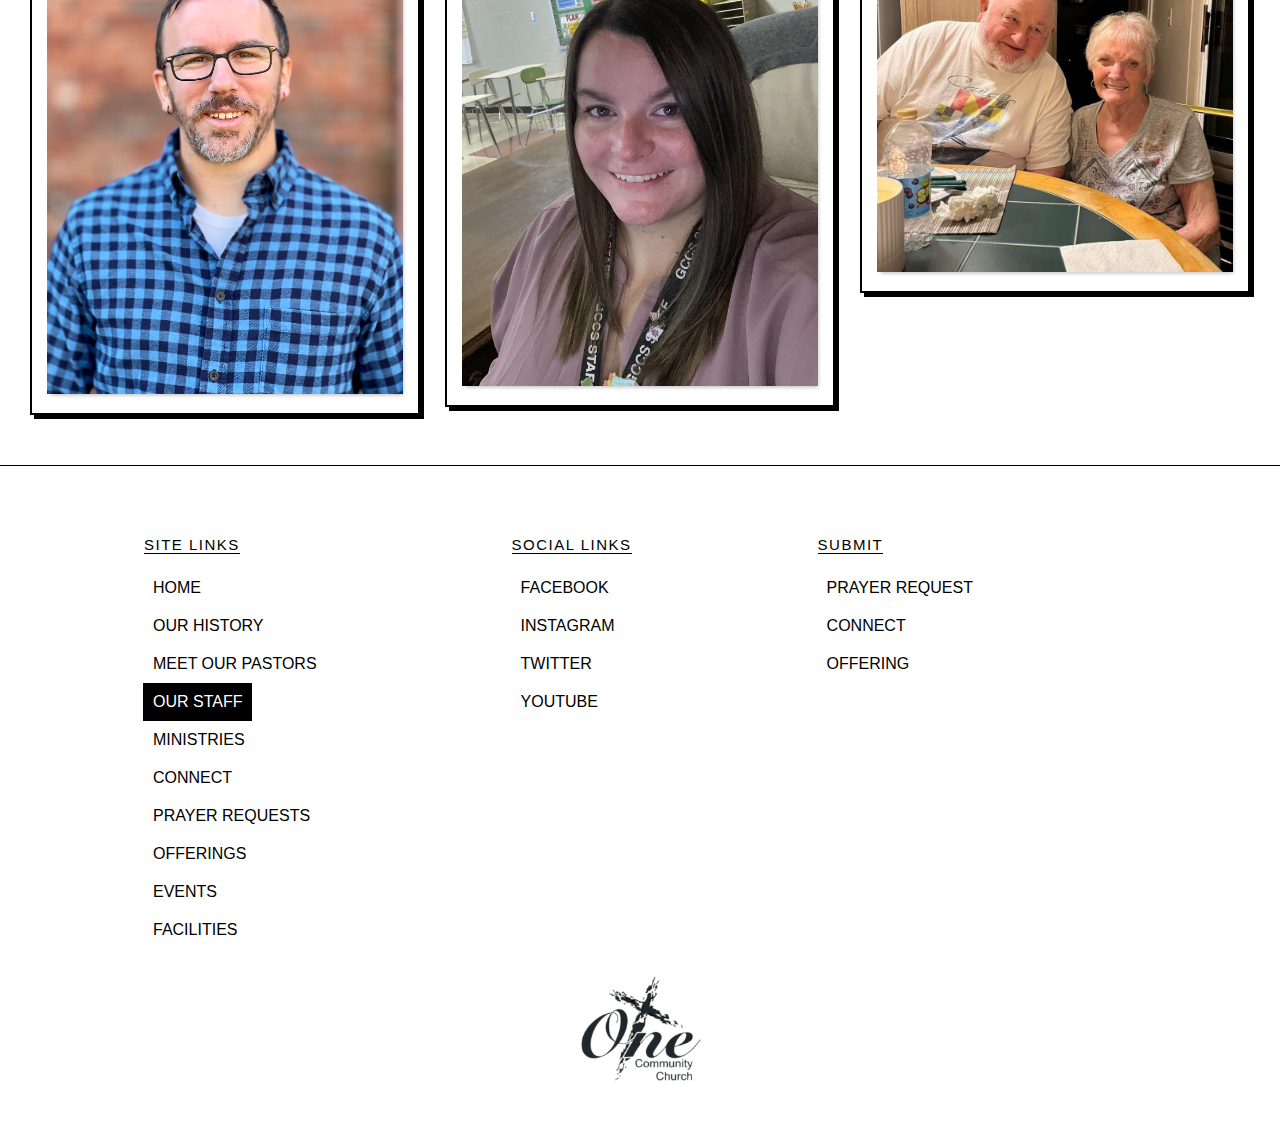
<file: html/staff.html>
<!DOCTYPE html>
<html lang="en">
<head>
    <meta charset="UTF-8">
    <meta http-equiv="X-UA-Compatible" content="IE=edge">
    <meta name="viewport" content="width=device-width, initial-scale=1.0">

    <meta name="color-scheme" content="light dark">
    <link rel="shortcut icon" type="image/x-icon" href="../img/occ-favicon.png">
    <link rel="stylesheet" href="../css/index-v2.css"> 

    <title>Our Staff | One Community Church</title>

</head>
<body>



    <!--navbar goes here-->

    <script src="../js/arrow.js"></script>
    <script src="../js/openNav.js"></script>

    <!-- <script src="js/scroll-active.js"></script> -->


    <div id="mySidenav" class="sidenav">
        <a href="javascript:void(0)" class="closebtn" onclick="closeNav()">&times;</a>
        <ul>
        <!--same page links-->
        <!-- <a href="#about"><li>About Us</li></a>  -->
        <!-- <a href="#statement"><li>Our Faith</li></a> -->
        <!-- <a href="#our-services"><li>Services</li></a> -->
        <!-- <a href="#what-to-expect"><li>What to Expect</li></a> -->
        <!-- <li><a href="#our-staff">Our Staff</a></li> -->

        <a href="../index.html"><li>Home</li></a>
        <a href="../html/our-history.html"><li>Our History</li></a>
        <a href="../html/meet-our-pastors.html"><li>Meet Our Pastors</li></a>
        <a href="../html/staff.html" class="active"><li>Our Staff</li></a>
        <a href="../html/ministries.html"><li>Ministries</li></a>
        <a href="../html/connect.html"><li>Connect</li></a>

        <!-- <a href=""><img src="../img/occ-favicon.png" alt="logo"></a> -->
        <!-- <li>One Community Church Indiana</li> -->
        <a href="../html/prayers.html"><li>Prayer Requests</li></a>
        <a href="../html/offering.html"><li>Offerings</li></a>
        <a href="../html/events.html"><li>Events</li></a>
        <a href="../html/facilities.html"><li>Facilities</li></a>
        </ul>
    </div>

    <div class="hamburger" style="min-width: 880px;">
      <!-- <script src="js/hamburger.js"></script> -->
      <!-- <a href="#" onclick="myFunction()">
        &#9776;
      </a> -->
    <span onclick="openNav()" style="max-width: 880px;">&#9776;</span>
    <img src="../img/occ-favicon.png" alt="logo"> 
    </div>

    <div class="hamburger-mobile">
      <span onclick="openNavMobile()">&#9776;</span>
      <img src="../img/occ-favicon.png" alt="logo"> 
    </div>

    <div class="topTitle">
        <h1>OCC | Staff</h1>
      </div>

    <div id="main">

    <div class="intro">
        <h1>One Community Church Indiana</h1>
        <h2>Where Community is Our Middle Name!</h2>
    </div>


    <div class="our-staff">
    <div class="title">
      <div class="item">
        <h1>Our Staff</h1>
      </div>
    </div>


    <div class="three-columns" >
        <div class="item-wide">
            <h2>Sandy Bramer</h2>
            <h3>Children's Church Director</h3>
            <div class="img-hover">
                <img src="../img/staff/sandy2.jpg" alt="sandy">
                <!-- <div class="overlay">
                    <p>My name is Sandy Bramer. I am the ministry director of Kingdom Kids at One Community Church. I have been married to my wonderful husband, Matt, since 2018 and we were blessed with a gorgeous baby boy in 2020 named Everett. I did not grow up regularly attending church but was saved my senior year of high school and have worked very hard at building a personal relationship with Jesus and ministering to others ever since. I graduated from Indiana University with my Bachelors in Psychology in 2018. I have been working with children since my freshman year of college and have grown so passionate about my work with children. In 2021, I received my Registered Behavior Therapist license and worked as an RBT at Hopebridge Autism Therapy Center in Jeffersonville. I fell in love with the work and kiddos there and knew that childhood development/special education was my calling. I am very passionate about the need for a constant positive force in every child’s life. I feel strongly that each and every child is a blessing given by God to grow His kingdom. I hope to provide and convey a positive, fun, and safe environment for kids here at One Community Church. I would love to get to know your little blessing(s) and would be honored to talk or answer any questions you may have.</p>
                        

                </div> -->
                <blockquote>Cell: <a href="tel:502-649-3806">502-649-3806</a><br>Email: <a href="mailto:sbramer95@outlook.com">sbramer95@outlook.com</a></blockquote>
                <details>

                    <summary>About Sandy</summary>
                    <p>My name is Sandy Bramer. I am the ministry director of Kingdom Kids at One Community Church. I have been married to my wonderful husband, Matt, since 2018 and we were blessed with a gorgeous baby boy in 2020 named Everett. I did not grow up regularly attending church but was saved my senior year of high school and have worked very hard at building a personal relationship with Jesus and ministering to others ever since. I graduated from Indiana University with my Bachelors in Psychology in 2018. I have been working with children since my freshman year of college and have grown so passionate about my work with children.</p>
                    <p>In 2021, I received my Registered Behavior Therapist license and worked as an RBT at Hopebridge Autism Therapy Center in Jeffersonville. I fell in love with the work and kiddos there and knew that childhood development/special education was my calling. I am very passionate about the need for a constant positive force in every child’s life. I feel strongly that each and every child is a blessing given by God to grow His kingdom. I hope to provide and convey a positive, fun, and safe environment for kids here at One Community Church. I would love to get to know your little blessing(s) and would be honored to talk or answer any questions you may have.</p>
                </details>
            </div>
        </div>

        <div class="item-wide">
            <h2>Denise Boesche</h2>
            <h3>Nursery Director</h3>
            <div class="img-hover">
                <img src="../img/staff/denise.jpg" alt="denise">
                <div class="overlay">
                    <p>Hi, I'm Denise!</p>
                </div>
            </div>
        </div>

        <div class="item-wide">
            <h2>Wendi Tatum</h2>
            <h3>Youth Ministry Staff</h3>
            <div class="img-hover">
                <img src="../img/staff/wendi.JPG" alt="wendi">
                <div class="overlay">
                    <p>Hi, I'm Wendi!</p>
                </div>
            </div>
        </div>

    </div>

    <div class="three-columns">

        <div class="item-big">
            <h2>Dan Boesche</h2>
            <h3>Children's Church Staff</h3>
            <div class="img-hover">
                <img src="../img/staff/dan2.JPG" alt="dan">
                <div class="overlay">
                    <p>Hi, I'm Dan!</p>
                </div>
            </div>
        </div>

        <div class="item-big">
            <h2>Hope Rector</h2>
            <h3>Children's Church Staff</h3>
            <div class="img-hover">
                <img src="../img/staff/hope.jpg" alt="hope">
                <div class="overlay">
                    <p>Hi, I'm Hope!</p>
                </div>
            </div>
        </div>

        <div class="item-big">
            <h2>Nancy Morgan</h2>
            <h3>Children's Church Staff</h3>
            <div class="img-hover">
                <img src="../img/staff/nancy.jpeg" alt="nancy">
                <div class="overlay">
                    <p>Hi, I'm Nancy!</p>
                </div>
            </div>
        </div>

        <!-- <div class="item-big">
            <h2>Sarah & Greg Richardson</h2>
            <h3>Children's Church Staff</h3>
            <div class="img-hover">
                <img src="../img/staff/sarah+greg.jpg" alt="sarah+greg">
                <div class="overlay">
                    <p>Hi, I'm Sarah!</p>
                </div>
            </div>
        </div> -->


    </div>
    </div>

    <!-- popping in -->


    <div class="footer">
        <!-- <img src="img/mLogo.png" alt="logo"> -->

        <div class="foot-buttons">

        <div class="links">
            <h1>Site Links</h1>
            <ul>
                <a href="../index.html"><li>Home</li></a>
                <a href="../html/our-history.html"><li>Our History</li></a>
                <a href="../html/meet-our-pastors.html"><li>Meet Our Pastors</li></a>
                <a href="../html/staff.html" class="active"><li>Our Staff</li></a>
                <a href="../html/ministries.html"><li>Ministries</li></a>
                <a href="../html/connect.html"><li>Connect</li></a>
        
                <!-- <a href=""><img src="../img/occ-favicon.png" alt="logo"></a> -->
                <!-- <li>One Community Church Indiana</li> -->
                <a href="../html/prayers.html"><li>Prayer Requests</li></a>
                <a href="../html/offering.html"><li>Offerings</li></a>
                <a href="../html/events.html"><li>Events</li></a>
                <a href="../html/facilities.html"><li>Facilities</li></a>
            </ul>
        </div>

        <div class="more-links">
            <h1>More Site Links</h1>
            <ul>
                <a href="docs/statement of faith/Statement-of-Faith-2018.pdf" target="_blank"><li>Our Statement of Faith</li></a>
                <a href="https://waivermaster.com/sign.html?q=D5KCR8CL2RMGR&fbclid=IwAR0HoBf3wUrvc6467SKtjDC9-zaOdvowKx8ql2TbjeqLYrOHizuHBL7Z-tg" target="_blank"><li>Facilities Agreement</li></a>
            </ul>
        </div>

        <div class="social-links">
            <h1>Social Links</h1>
            <ul>
                <a href="https://www.facebook.com/onecommunitychurch" target="_blank"><li>Facebook</li></a>
                <a href="https://www.instagram.com/occindiana/" target="_blank"><li>Instagram</li></a>
                <a href="https://twitter.com/OneCCIndiana" target="_blank"><li>Twitter</li></a>
                <a href="https://www.youtube.com/c/OneCommunityChurchIndiana" target="_blank"><li>Youtube</li></a>
            </ul>
        </div>

        <div class="connect">
            <h1>Submit</h1>
            <ul>
                <a href="mailto:pastoronecommunity@gmail.com?subject=Prayer%20Request"><li>Prayer Request</li></a>
                <a href="https://docs.google.com/forms/d/e/1FAIpQLScMjB4WOonUZl6GeC7wZnYWrJmF5OTvE_90fhHpiu9AJBHWNQ/viewform" target="_blank"><li>Connect</li></a>
                <a href="https://square.link/u/9iWte5VO" target="_blank"><li>Offering</li></a>
            </ul>
        </div>

    </div>

    <a href=""><img src="../img/occ-favicon.png" alt="logo"></a>
   

    <!-- <button onclick="topFunction()" id="myBtn" title="Go to top">	&#128285;</button> -->

    <span onclick="topFunction()" id="myBtn" title="Go to top">&#128285;</span>

    <script src="../js/top.js"></script>

</div>
</body>
</html>
</file>
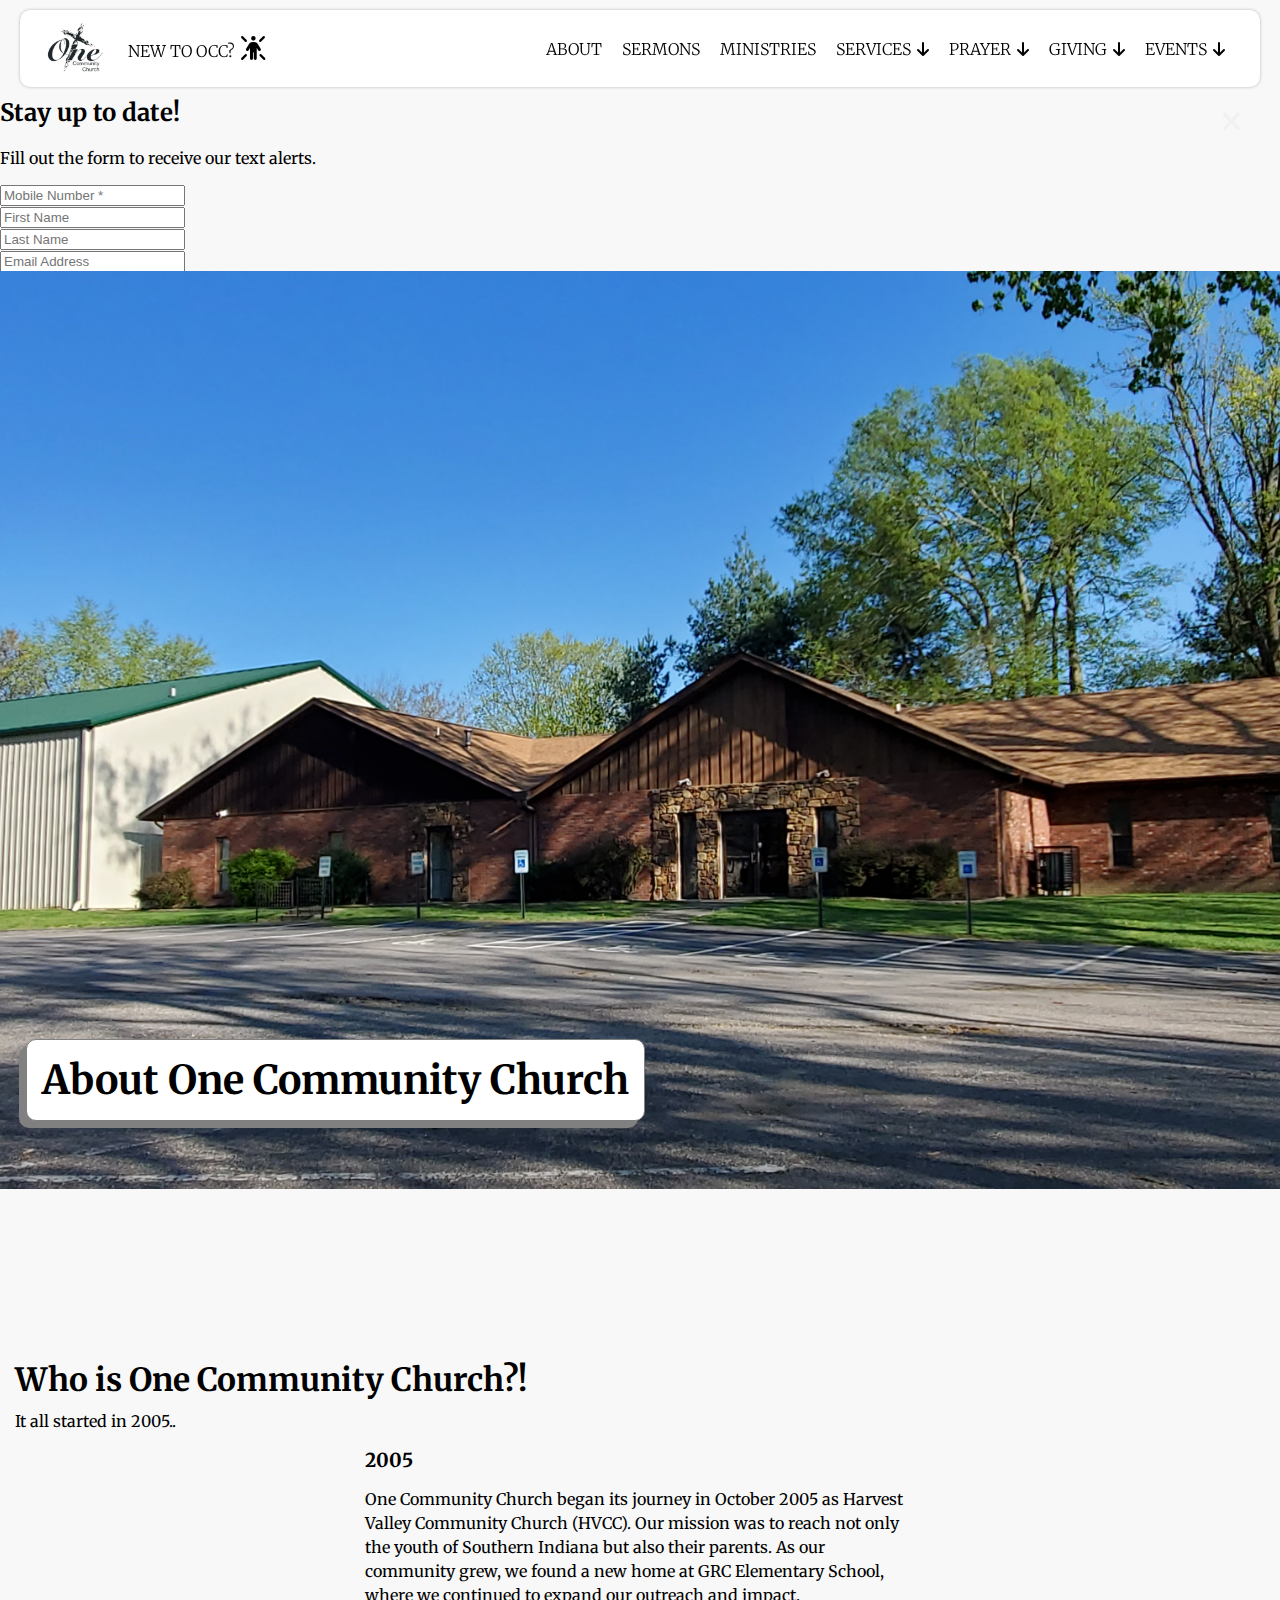
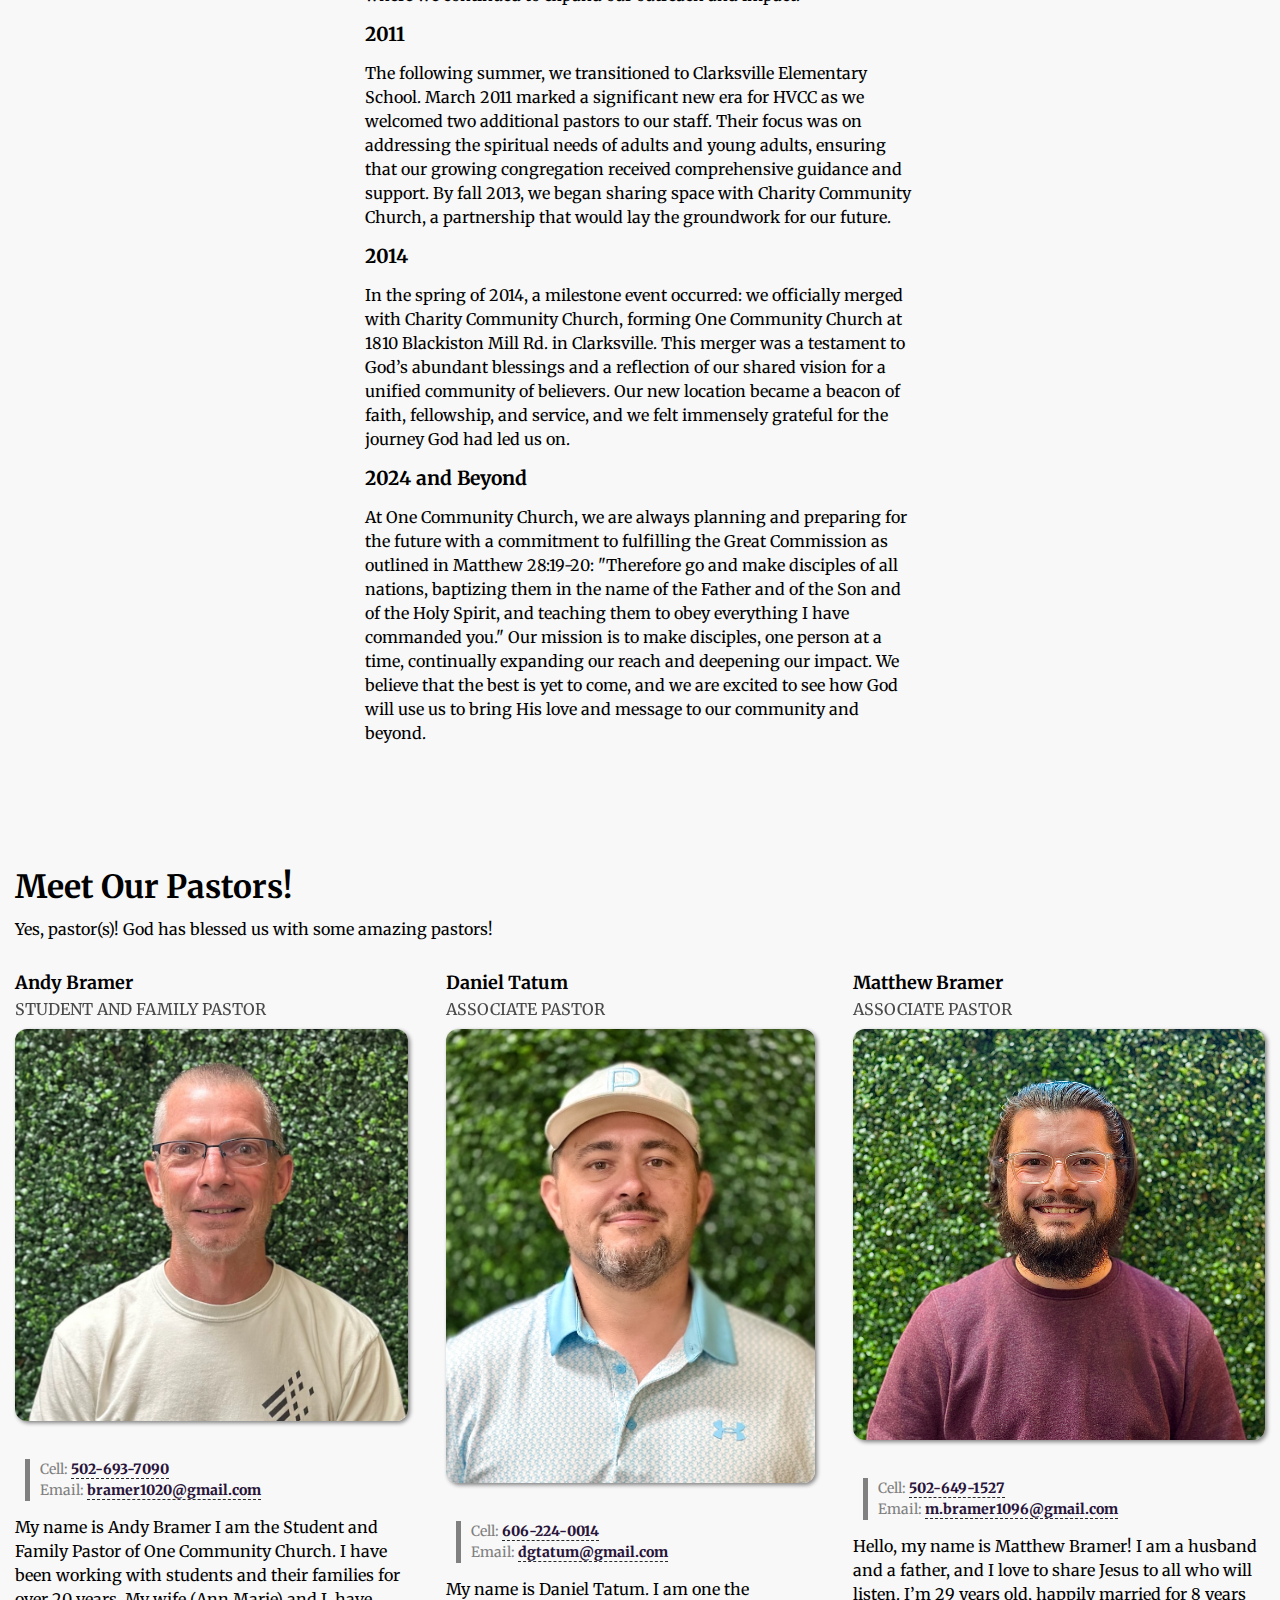
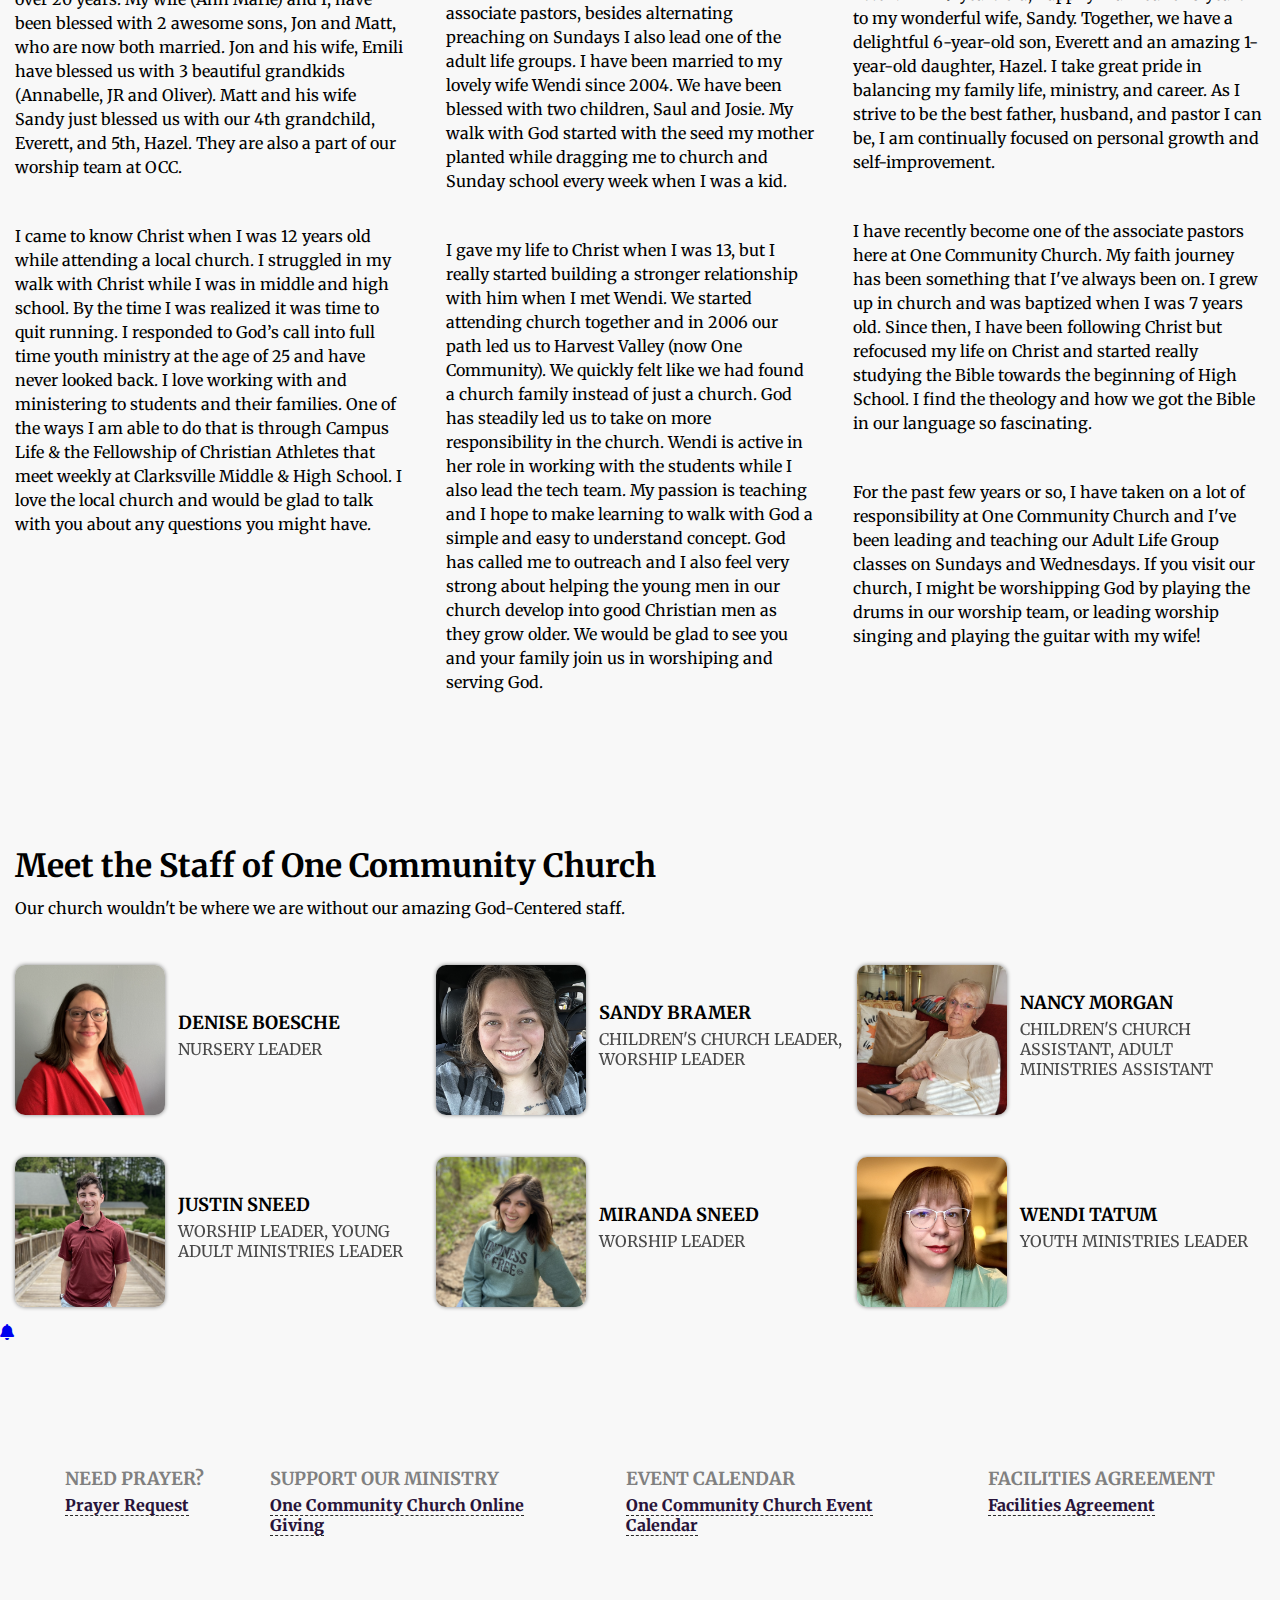
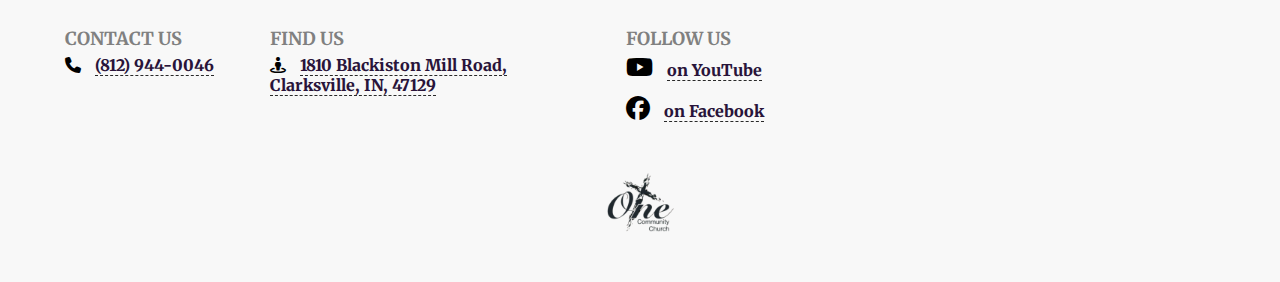
<file: pages/about-us.html>
<!DOCTYPE html>
<html lang="en">
<head>
    <meta charset="UTF-8">
    <meta name="viewport" content="width=device-width, initial-scale=1.0">

    <meta name="color-scheme" content="light dark">
    <link rel="shortcut icon" type="image/x-icon" href="../img/occ-favicon.png">

    <!-- menu icon -->
    <link rel="stylesheet" href="https://cdnjs.cloudflare.com/ajax/libs/font-awesome/4.7.0/css/font-awesome.min.css">
    <link rel="stylesheet" 
    href="https://cdnjs.cloudflare.com/ajax/libs/font-awesome/6.5.2/css/all.min.css">

    <!-- google font -->
    <link rel="stylesheet" href="https://fonts.googleapis.com/css?family=Merriweather">

    <link rel="stylesheet" href="../home.css"> 

    <!-- Google tag (gtag.js) -->
<script async src="https://www.googletagmanager.com/gtag/js?id=G-G4RP8XPZSK"></script>
<script>
  window.dataLayer = window.dataLayer || [];
  function gtag(){dataLayer.push(arguments);}
  gtag('js', new Date());

  gtag('config', 'G-G4RP8XPZSK');
</script>

    <title>About Us | One Community Church Indiana</title>
</head>
<body>



    <section>
        <img src="../img/about/occ-img.jpg" alt="">

        <div class="title pd-15">
            <h1>About One Community Church</h1>
        </div>
    </section>

    <div class="topic pd-15"  id="who-is-occ">

        <h1>Who is One Community Church?!</h1>
        <p>It all started in 2005..</p>

        <div class="content">
        <div class="timeline">
            <div class="container left">
              <div class="content">
                <h2>2005</h2>
                <p>One Community Church began its journey in October 2005 as Harvest Valley Community Church (HVCC). Our mission was to reach not only the youth of Southern Indiana but also their parents. As our community grew, we found a new home at GRC Elementary School, where we continued to expand our outreach and impact.</p>
              </div>
            </div>
      
            <div class="container right">
              <div class="content">
                <h2>2011</h2>
                <p>The following summer, we transitioned to Clarksville Elementary School. March 2011 marked a significant new era for HVCC as we welcomed two additional pastors to our staff. Their focus was on addressing the spiritual needs of adults and young adults, ensuring that our growing congregation received comprehensive guidance and support. By fall 2013, we began sharing space with Charity Community Church, a partnership that would lay the groundwork for our future.</p>
              </div>
            </div>
      
            <div class="container left">
              <div class="content">
                <h2>2014</h2>
                <p>In the spring of 2014, a milestone event occurred: we officially merged with Charity Community Church, forming One Community Church at 1810 Blackiston Mill Rd. in Clarksville. This merger was a testament to God’s abundant blessings and a reflection of our shared vision for a unified community of believers. Our new location became a beacon of faith, fellowship, and service, and we felt immensely grateful for the journey God had led us on.</p>
              </div>
            </div>

            <div class="container right">
                <div class="content">
                  <h2>2024 and Beyond</h2>
                  <p>At One Community Church, we are always planning and preparing for the future with a commitment to fulfilling the Great Commission as outlined in Matthew 28:19-20: "Therefore go and make disciples of all nations, baptizing them in the name of the Father and of the Son and of the Holy Spirit, and teaching them to obey everything I have commanded you." Our mission is to make disciples, one person at a time, continually expanding our reach and deepening our impact. We believe that the best is yet to come, and we are excited to see how God will use us to bring His love and message to our community and beyond.</p>
                </div>
              </div>




          </div>
        </div>


    </div>


    <div class="topic pd-15" id="meet-our-pastors">

        <h1>Meet Our Pastors!</h1>
        <p>Yes, pastor(s)! God has blessed us with some amazing pastors!</p>
        
        <div class="grid-three-content" style="max-width: 1300px; margin: 0 auto; gap: 3vw;">

            <div class="grid-item pd-15-top">

                <h2>Andy Bramer</h2>
                <h3>Student and Family Pastor</h3>

                <img src="../img/staff/andy-prof.jpeg" alt="">

                <blockquote>Cell: <a href="tel:502-693-7090">502-693-7090</a><br>Email: <a href="mailto:bramer1020@gmail.com">bramer1020@gmail.com</a></blockquote>


                <p>My name is Andy Bramer I am the Student and Family Pastor of One Community Church. I have been working with students and their families for over  20 years.  My wife (Ann Marie) and I, have been blessed with 2 awesome sons, Jon and Matt, who are now both married. Jon and his wife, Emili have blessed us with 3 beautiful grandkids (Annabelle, JR and Oliver). Matt and his wife Sandy just blessed us with our 4th grandchild, Everett, and 5th, Hazel. They are also a part of our worship team at OCC.</p>
                
                <p>I came to know Christ when I was 12 years old while attending a local church. I struggled in my walk with Christ while I was in middle and high school. By the time I was realized it was time to quit running. I responded to God’s call into full time youth ministry at the age of 25 and have never looked back. I love working with and ministering to students and their families. One of the ways I am able to do that is through Campus Life & the Fellowship of Christian Athletes that meet weekly at Clarksville Middle & High School. I love the local church and would be glad to talk with you about any questions you might have.</p>



            </div>

            <div class="grid-item pd-15-top">
                <h2>Daniel Tatum</h2>
                <h3>Associate Pastor</h3>
                <img src="../img/staff/daniel-prof.jpeg" alt="">
                <blockquote>Cell: <a href="tel:606-224-0014">606-224-0014</a><br>Email: <a href="mailto:dgtatum@gmail.com">dgtatum@gmail.com</a></blockquote>

                <p>My name is Daniel Tatum. I am one the associate pastors, besides alternating preaching on Sundays I also lead one of the adult life groups.  I have been married to my lovely wife Wendi since 2004. We have been blessed with two children, Saul and Josie. My walk with God started with the seed my mother planted while dragging me to church and Sunday school every week when I was a kid.</p>
                    
                <p>I gave my life to Christ when I was 13, but I really started building a stronger relationship with him when I met Wendi. We started attending church together and in 2006 our path led us to Harvest Valley (now One Community). We quickly felt like we had found a church family instead of just a church. God has steadily led us to take on more responsibility in the church. Wendi is active in her role in working with the students while I also lead the tech team.  My passion is teaching and I hope to make learning to walk with God a simple and easy to understand concept. God has called me to outreach and I also feel very strong about helping the young men in our church develop into good Christian men as they grow older. We would be glad to see you and your family join us in worshiping and serving God.</p> 

            </div>

            <div class="grid-item pd-15-top">
                <h2>Matthew Bramer</h2>
                <h3>Associate Pastor</h3>
                <img src="../img/staff/matt-pastor.jpg" alt="">
                <blockquote>Cell: <a href="tel:+5026491527">502-649-1527</a><br>Email: <a href="mailto:m.bramer1096@gmail.com">m.bramer1096@gmail.com</a></blockquote>

                <p id="matt-bio">Hello, my name is Matthew Bramer! I am a husband and a father, and I love to share Jesus to all who will listen. I’m <span id="matt-age"></span> years old, happily married for <span id="matt-wedding-date"></span> years to my wonderful wife, Sandy. Together, we have a delightful <span id="matt-son-age"></span>-year-old son, Everett and an amazing <span id="matt-daughter-age"></span>-year-old daughter, Hazel. I take great pride in balancing my family life, ministry, and career. As I strive to be the best father, husband, and pastor I can be, I am continually focused on personal growth and self-improvement.</p>

                <p>I have recently become one of the associate pastors here at One Community Church. My faith journey has been something that I've always been on. I grew up in church and was baptized when I was 7 years old. Since then, I have been following Christ but refocused my life on Christ and started really studying the Bible towards the beginning of High School. I find the theology and how we got the Bible in our language so fascinating.</p>

                <p>For the past few years or so, I have taken on a lot of responsibility at One Community Church and I've been leading and teaching our Adult Life Group classes on Sundays and Wednesdays. If you visit our church, I might be worshipping God by playing the drums in our worship team, or leading worship singing and playing the guitar with my wife!</p>

            </div>


            <!-- <div class="grid-item pd-15-top">
                <h2>Brion Rector</h2>
                <h3>Associate Pastor</h3>
                <img src="../img/staff/brion-prof.jpg" alt="">

                <blockquote>Cell: <a href="tel:812-406-8021">812-406-8021</a><br>Email: <a href="mailto:occteachingpastor@gmail.com">occteachingpastor@gmail.com</a></blockquote>
            
                <p>My name is Brion Rector. I am also one of the associate pastors. One of my roles includes  leading our adults.  My wife Hope and I have been married since the summer of 2009.  On May the 16th 2014 we welcomed our daughter Grace Anne Rector into the world. After much prayer, thought and discussion I felt God was calling my wife and I not only to this church but also to this position.</p>
                
                <p>The Lord came into my life in 1998 and life has been a roller coaster ride, full of highs, lows and a few surprise turns ever since. Since God has become the center of my life, I have seen His plan and purpose for my life. I will continue to focus on what God wants in my life and marriage and let God lead me where He needs me to go.  We love it here at One Community Church. I have been involved in various aspects of ministry over the last 12 years in churches primarily located in Southern Indiana. Youth ministry was my primary calling but have recently felt God calling me into the role of adult pastor. I look forward to meeting you and hearing what God is doing in your life.</p>

            </div> -->


        </div>


    </div>

    <div class="topic pd-15" id="meet-our-staff">

        <h1>Meet the Staff of One Community Church</h1>
        <p>Our church wouldn't be where we are without our amazing God-Centered staff.</p>

        <div class="grid-three-content" style="max-width: 1400px; margin: 0 auto;">

            <div class="pd-15-top">
                <div class="profile">
                    <img src="../img/staff/denise-prof-square.jpg" alt="">
                        <div class="profile-name">
                            <h2>Denise Boesche</h2>
                            <h3>Nursery Leader</h3>
                        </div>  
                </div>
            </div>

            <div class="pd-15-top">
                <div class="profile">
                    <img src="../img/staff/sandy-prof-square.jpg" alt="">
                        <div class="profile-name">
                            <h2>Sandy Bramer</h2>
                            <h3>Children's Church Leader, Worship Leader</h3>
                        </div>  
                </div>
            </div>

            <div class="pd-15-top">
                <div class="profile">
                    <img src="../img/staff/nancy-prof.JPEG" alt="">
                        <div class="profile-name">
                            <h2>Nancy Morgan</h2>
                            <h3>Children's Church Assistant, Adult Ministries Assistant</h3>
                        </div>  
                </div>
            </div>

            <div class="pd-15-top">
                <div class="profile">
                    <img src="../img/staff/justin-prof.jpg" alt="">
                        <div class="profile-name">
                            <h2>Justin Sneed</h2>
                            <h3>Worship Leader, Young Adult Ministries Leader</h3>
                        </div>  
                </div>
            </div>

            <div class="pd-15-top">
                <div class="profile">
                    <img src="../img/staff/miranda-prof.jpg" alt="">
                        <div class="profile-name">
                            <h2>Miranda Sneed</h2>
                            <h3>Worship Leader</h3>
                        </div>  
                </div>
            </div>

            <!-- <div class="pd-15-top">
                <div class="profile">
                    <img src="../img/staff/matt-prof-square.jpg" alt="">
                        <div class="profile-name">
                            <h2>Matthew Bramer</h2>
                            <h3>Worship Leader, Adult Ministries Leader, Web Developer</h3>
                        </div>  
                </div>
            </div> -->

            <div class="pd-15-top">
                <div class="profile">
                    <img src="../img/staff/wendi-prof-square.jpg" alt="">
                        <div class="profile-name">
                            <h2>Wendi Tatum</h2>
                            <h3>Youth Ministries Leader</h3>
                        </div>  
                </div>
            </div>

        </div>


    </div>






            <!-- bibleref verses -->
            <script src="https://www.biblegateway.com/public/link-to-us/tooltips/bglinks.js" type="text/javascript"></script>
            <script type="text/javascript">
            BGLinks.version = "NIV";
            BGLinks.linkVerses();
            </script>
            
    
    <div class="thumbButtons">

        <span onclick="topFunction()" id="myBtn" title="Go to top"><i class="fa fa-arrow-up"></i></span>
        
        <!-- Add the icon button that will trigger the modal -->
        <a href="#" id="openModal">
            <i class="fa-solid fa-bell"></i>
        </a>


    </div>

    <script src="../js/top.js"></script>
    <script src="../js/clearstreamForm.js"></script>

    
            <script src="../js/navbarFooter.js"></script>
            <script src="../js/mobile-menu.js"></script>
    
            <script src="../js/section-scroll.js"></script>
            <script src="../js/dropDown.js"></script>

            <script src="../js/bioDates.js"></script>

    
</body>
</html>
</file>
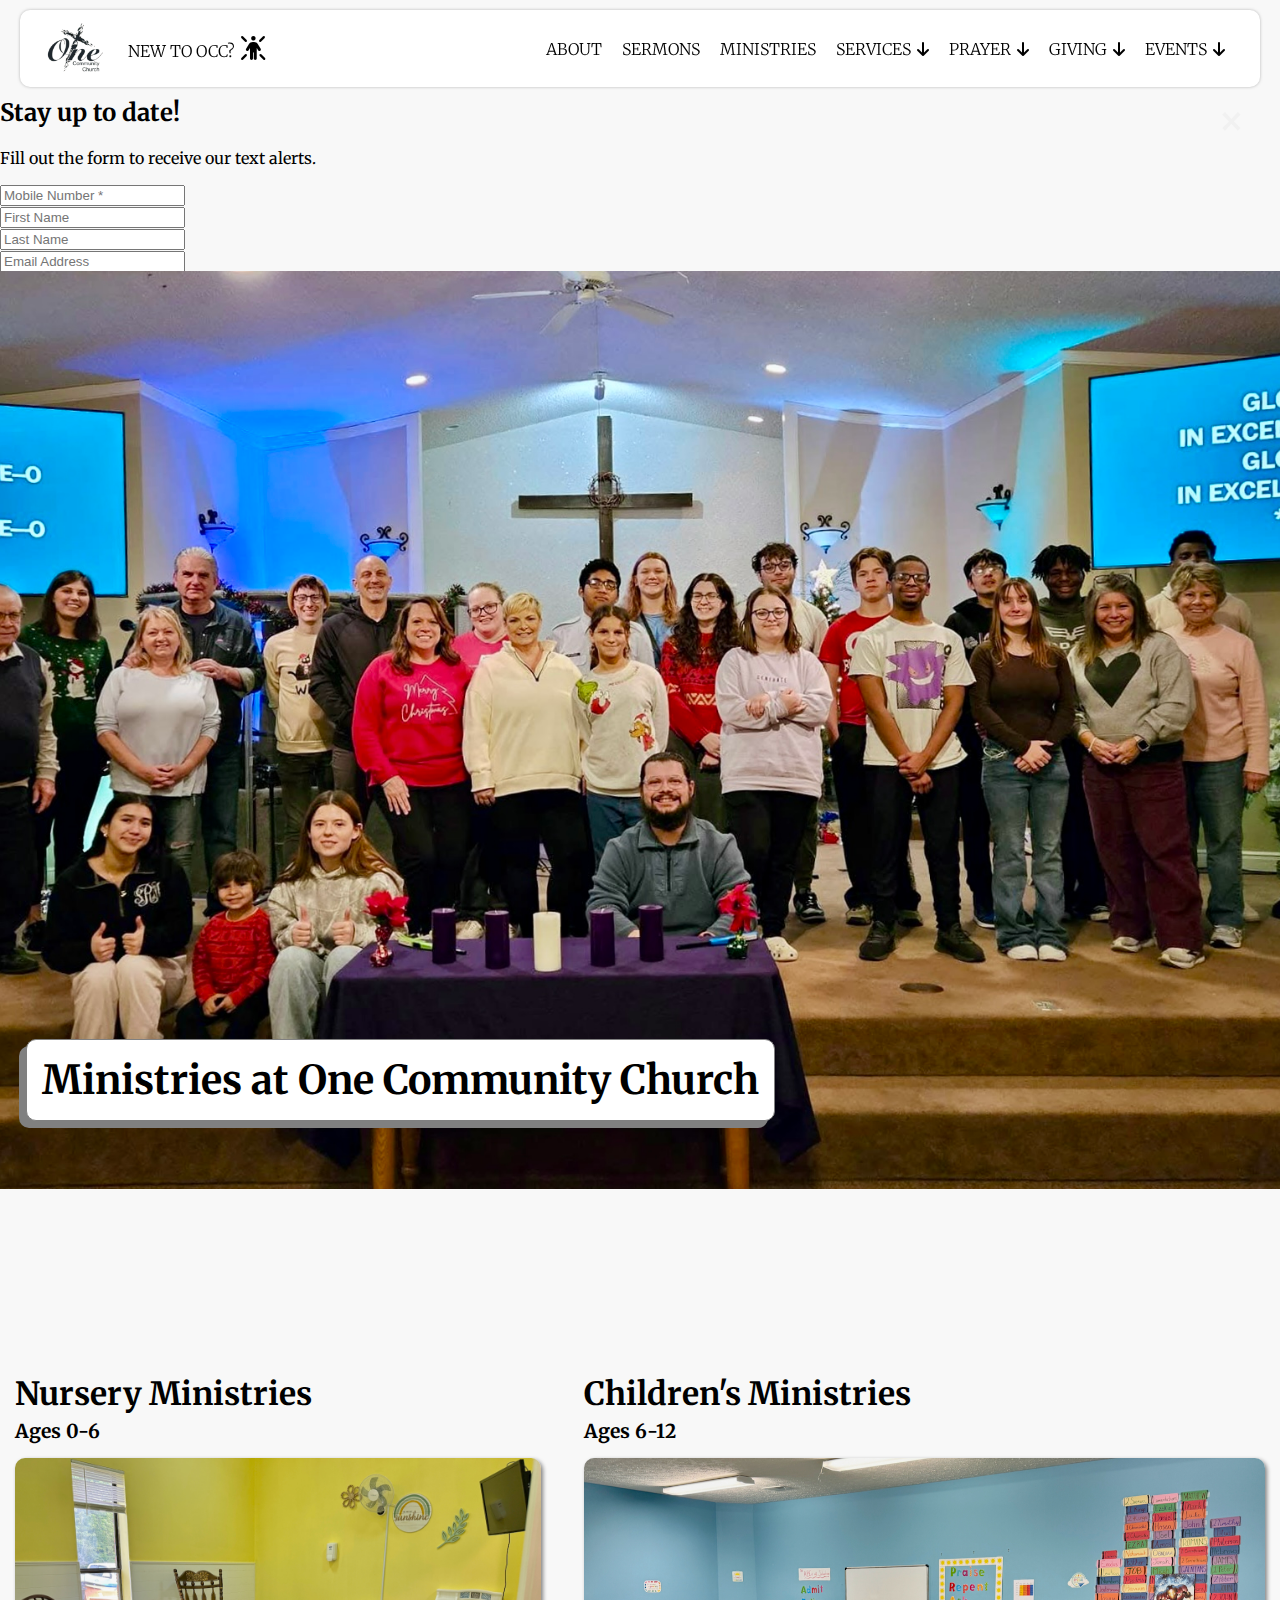
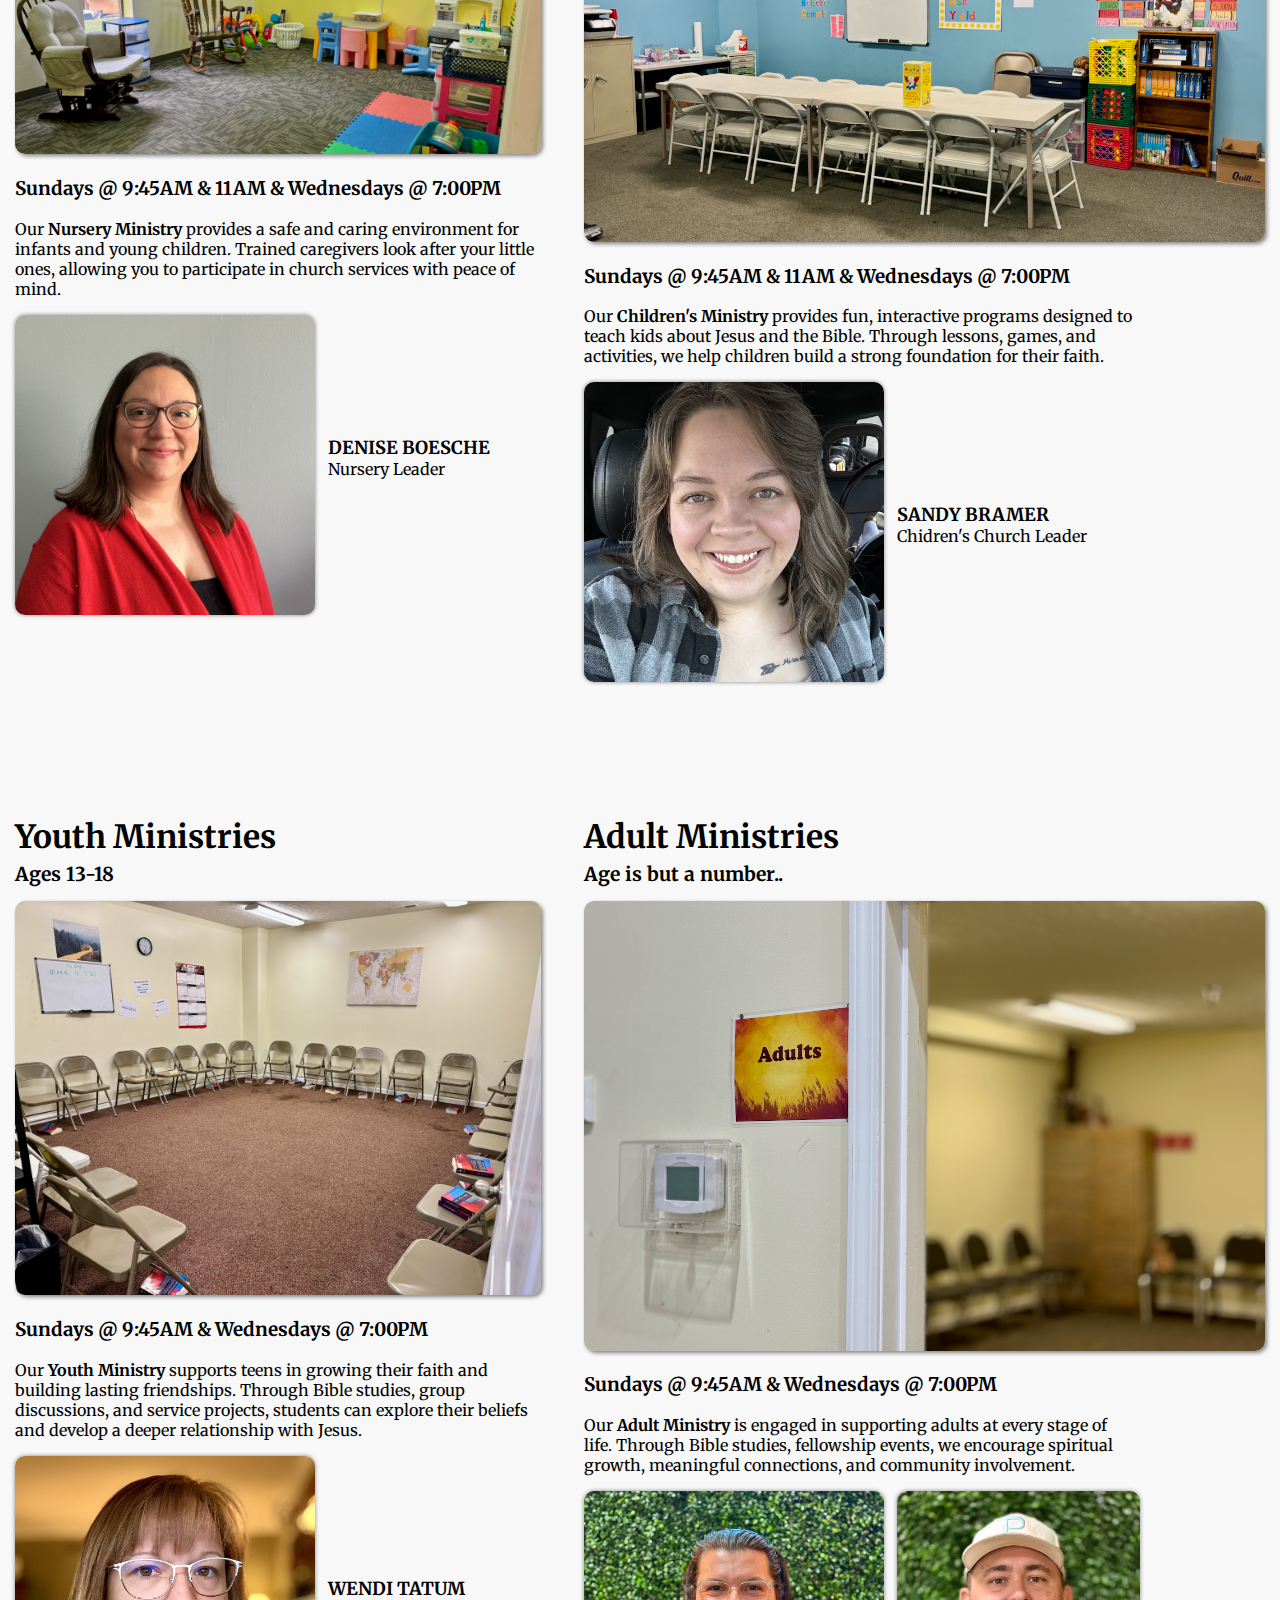
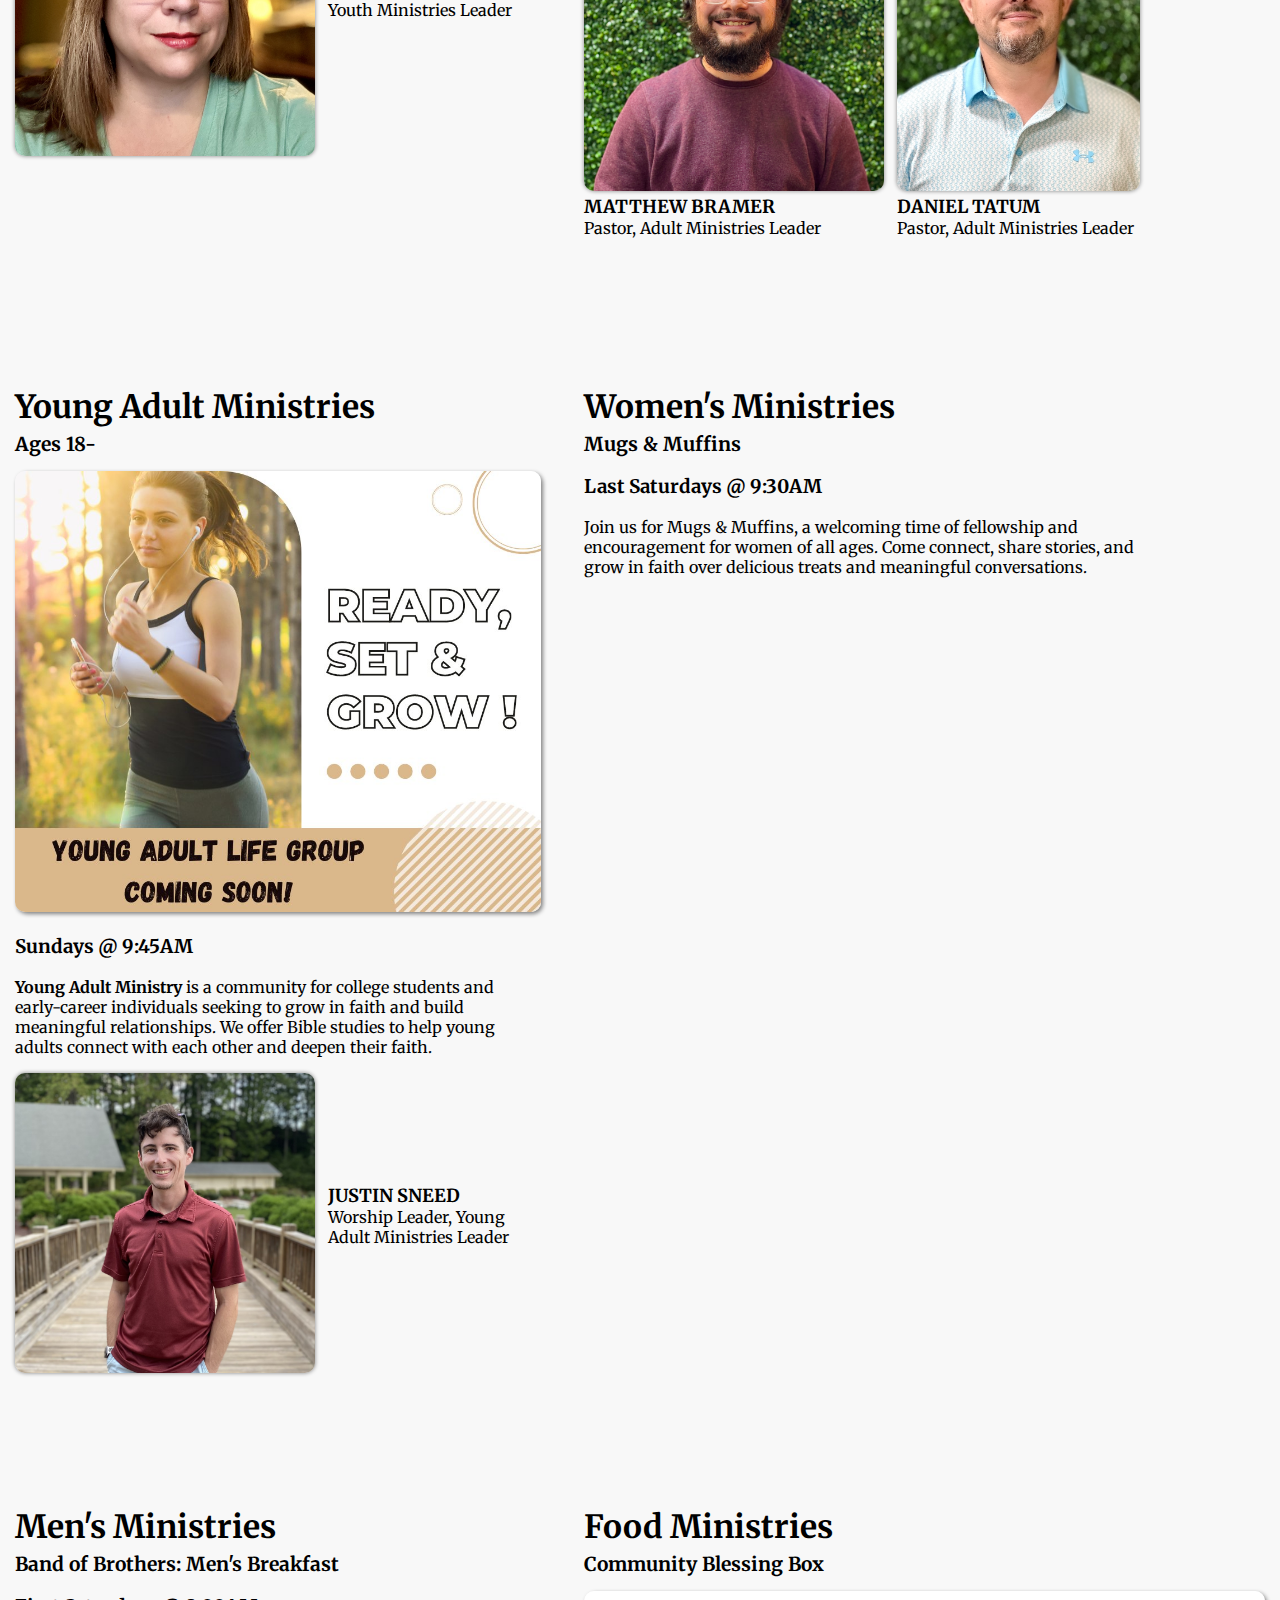
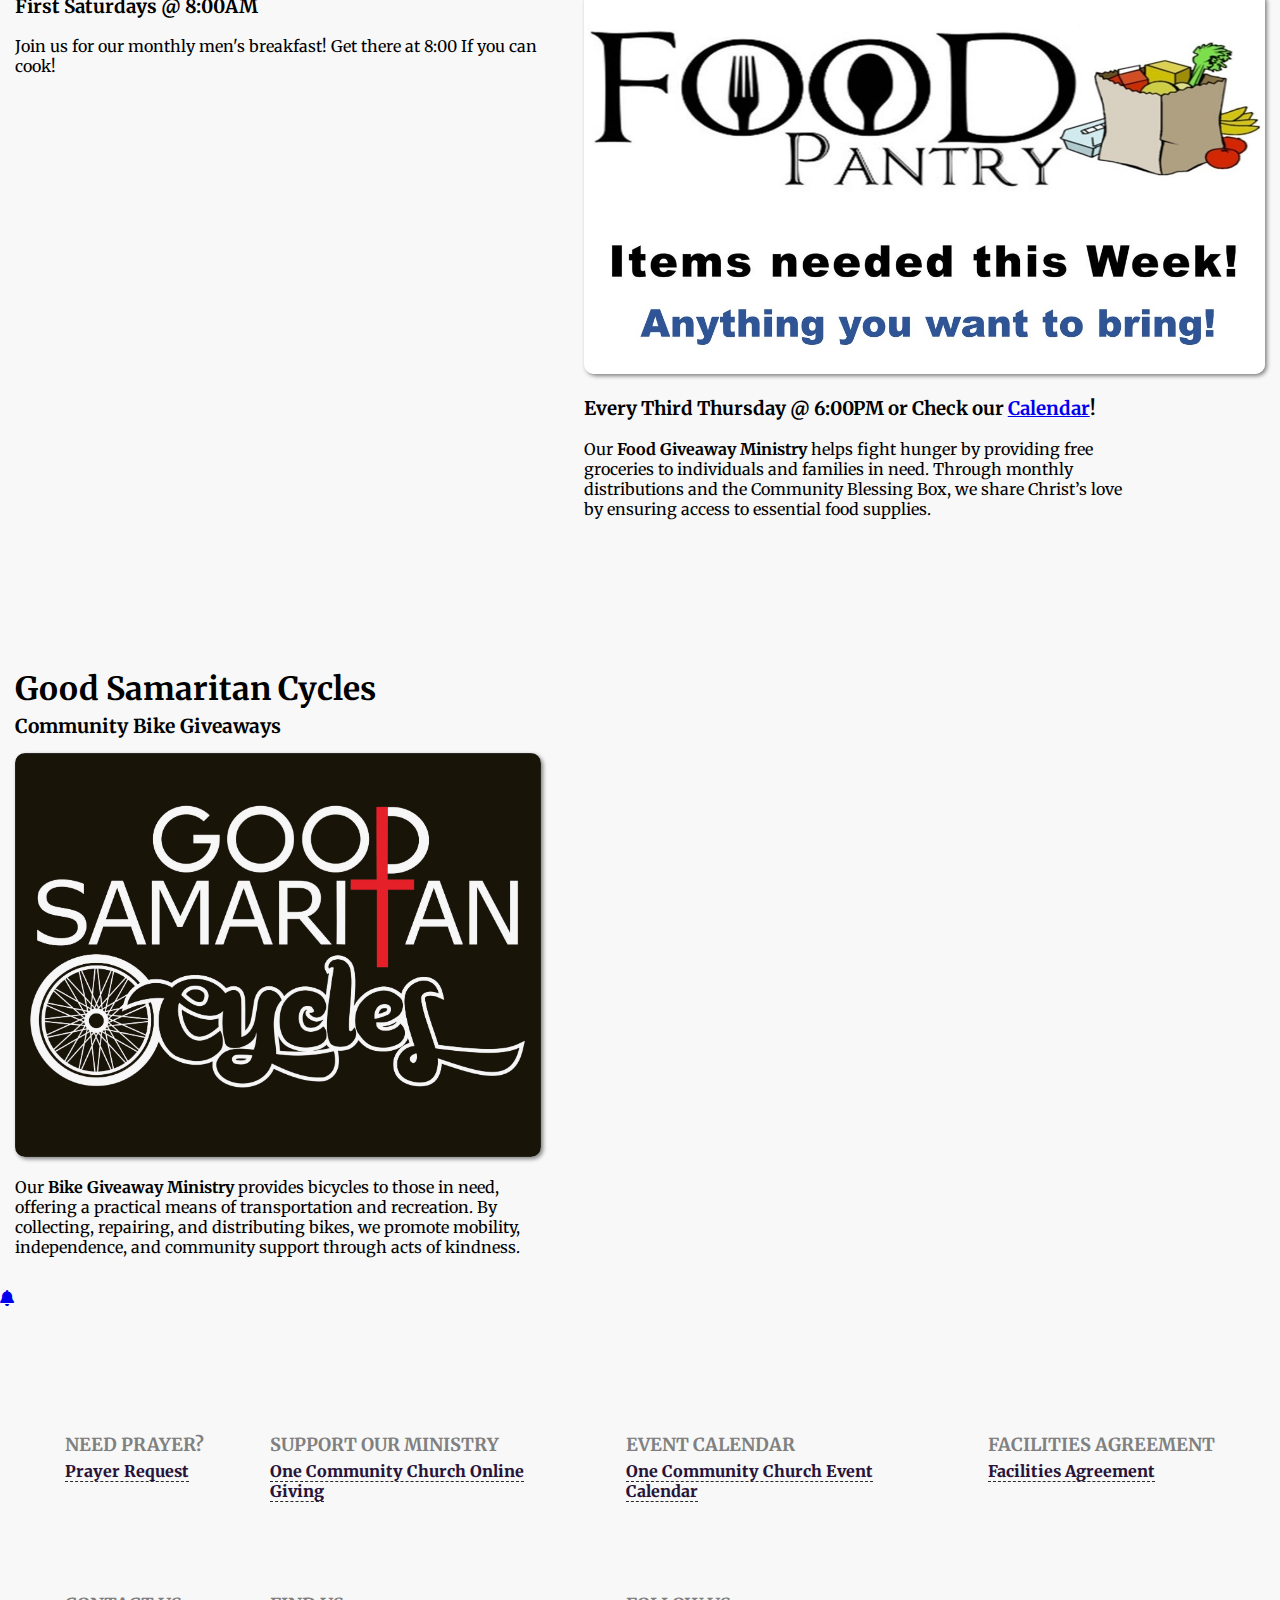
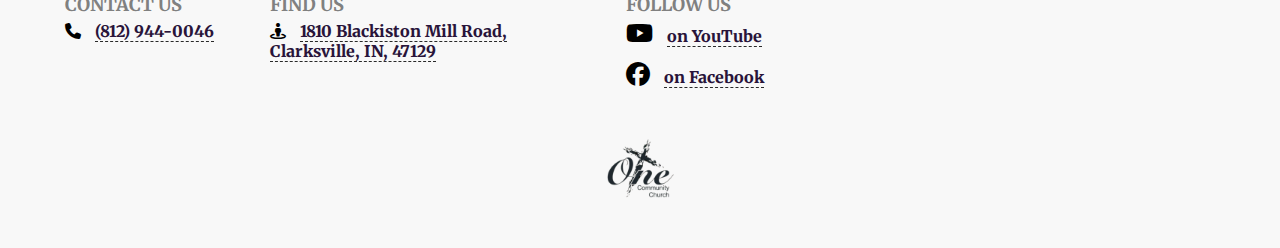
<file: pages/ministries.html>
<!DOCTYPE html>
<html lang="en">
<head>
    <meta charset="UTF-8">
    <meta name="viewport" content="width=device-width, initial-scale=1.0">
    <meta name="color-scheme" content="light dark">
    <link rel="shortcut icon" type="image/x-icon" href="../img/occ-favicon.png">

    <!-- menu icon -->
    <link rel="stylesheet" href="https://cdnjs.cloudflare.com/ajax/libs/font-awesome/4.7.0/css/font-awesome.min.css">
    <link rel="stylesheet" 
    href="https://cdnjs.cloudflare.com/ajax/libs/font-awesome/6.5.2/css/all.min.css">

    <!-- google font -->
    <link rel="stylesheet" href="https://fonts.googleapis.com/css?family=Merriweather">

    <link rel="stylesheet" href="../home.css"> 

    <!-- Google tag (gtag.js) -->
<script async src="https://www.googletagmanager.com/gtag/js?id=G-G4RP8XPZSK"></script>
<script>
  window.dataLayer = window.dataLayer || [];
  function gtag(){dataLayer.push(arguments);}
  gtag('js', new Date());

  gtag('config', 'G-G4RP8XPZSK');
</script>

    <title>Ministries | One Community Church Indiana</title>
</head>
<body>


    <section>
        <img src="../img/ministries/helping-hands.jpg" alt="">

        <div class="title pd-15">
            <h1>Ministries at One Community Church</h1>
        </div>
    </section>

    <main>
        

        <div class="grid-content" style="max-width: 1400px;margin: 0 auto;;" >

            <div class="pd-15" id="nursery">

                <h1>Nursery Ministries</h1>
                <h2>Ages 0-6</h2>
                <img class="hero-img" src="../img/facilities/nursery-room.jpeg" alt="" class="">
                <h3>Sundays @ 9:45AM & 11AM & Wednesdays @ 7:00PM</h3>
                <p>Our <strong>Nursery Ministry</strong> provides a safe and caring environment for infants and young children. Trained caregivers look after your little ones, allowing you to participate in church services with peace of mind.</p>

                <div class="profile">
                    <img src="../img/staff/denise-prof-square.jpg" alt="">
                        <div class="profile-name">
                            <h2>Denise Boesche</h2>
                            <p>Nursery Leader</p>
                        </div>  
                </div>
            </div>

            <div class="pd-15" id="children">
                <h1>Children's Ministries</h1>
                <h2>Ages 6-12</h2>
                <img class="hero-img" src="../img/facilities/kids-room.jpeg" alt="">
                <h3>Sundays @ 9:45AM & 11AM & Wednesdays @ 7:00PM</h3>
                <p>Our <strong>Children's Ministry</strong> provides fun, interactive programs designed to teach kids about Jesus and the Bible. Through lessons, games, and activities, we help children build a strong foundation for their faith.</p>

                <div class="profile">
                    <img src="../img/staff/sandy-prof-square.jpg" alt="">
                        <div class="profile-name">
                            <h2>Sandy Bramer</h2>
                            <p>Chidren's Church Leader</p>
                        </div>  
                </div>


            </div>

            <div class="pd-15" id="youth">
                <h1>Youth Ministries</h1>
                <h2>Ages 13-18</h2>
                <img class="hero-img" src="../img/facilities/youth-room.jpeg" alt="">
                <h3>Sundays @ 9:45AM & Wednesdays @ 7:00PM</h3>
                <p>Our <strong>Youth Ministry</strong> supports teens in growing their faith and building lasting friendships. Through Bible studies, group discussions, and service projects, students can explore their beliefs and develop a deeper relationship with Jesus.</p>

                <div class="profile">
                    <img src="../img/staff/wendi-prof-square.jpg" alt="">
                        <div class="profile-name">
                            <h2>Wendi Tatum</h2>
                            <p>Youth Ministries Leader</p>
                        </div>  
                </div>

            </div>

            <div class="pd-15" id="adult">
                <h1>Adult Ministries</h1>
                <h2>Age is but a number..</h2>
                <img class="hero-img" src="../img/facilities/adult-room.jpeg" alt="">
                <h3>Sundays @ 9:45AM & Wednesdays @ 7:00PM</h3>
                <p>Our <strong>Adult Ministry</strong> is engaged in supporting adults at every stage of life. Through Bible studies, fellowship events, we encourage spiritual growth, meaningful connections, and community involvement.</p>

                <div class="profile">
                    
                    <div class="profile-name">
                        <img src="../img/staff/matt-pastor.jpg" alt="">
                        <h2>Matthew Bramer</h2>
                        <p>Pastor, Adult Ministries Leader</p>
                    </div>

                    
                    <div class="profile-name">
                        <img src="../img/staff/daniel-prof.jpeg" alt="">
                        <h2>Daniel Tatum</h2>
                        <p>Pastor, Adult Ministries Leader</p>
                    </div>
                </div>

            </div>

            <div class="pd-15" id="young-adult">
                <h1>Young Adult Ministries</h1>
                <h2>Ages 18-</h2>
                <img class="hero-img" src="../img/ministries/young-adult.jpg" alt="">
                <h3>Sundays @ 9:45AM</h3>
                <p><strong>Young Adult Ministry</strong> is a community for college students and early-career individuals seeking to grow in faith and build meaningful relationships. We offer Bible studies to help young adults connect with each other and deepen their faith.</p>

                <div class="profile">
                    <img src="../img/staff/justin-prof.jpg" alt="">
                        <div class="profile-name">
                            <h2>Justin Sneed</h2>
                            <p>Worship Leader, Young Adult Ministries Leader</p>
                        </div>  
                </div>
            </div>

            <!-- <div class="grid-two-content"> -->

                <div class="pd-15" id="adult">
                    <h1>Women's Ministries</h1>
                    <h2>Mugs & Muffins</h2>
                    <!-- <img class="hero-img" src="../img/facilities/adult-room.jpeg" alt=""> -->
                    <h3>Last Saturdays @ 9:30AM</h3>
                    <p>Join us for Mugs & Muffins, a welcoming time of fellowship and encouragement for women of all ages. Come connect, share stories, and grow in faith over delicious treats and meaningful conversations.</p>
                </div>
    
                <div class="pd-15" id="adult">
                    <h1>Men's Ministries</h1>
                    <h2>Band of Brothers: Men's Breakfast</h2>
                    <!-- <img class="hero-img" src="../img/facilities/adult-room.jpeg" alt=""> -->
                    <h3>First Saturdays @ 8:00AM</h3>
                    <p>Join us for our monthly men's breakfast! Get there at 8:00 If you can cook!</p>
                </div>
    
                <!-- <div class="pd-15" id="adult">
                    <h1>Senior Adult Fellowship</h1>
                    <h3>First Third Tuesday @ 12:00PM</h3>
                    <p>Lunch and Devotion!</p>
                </div> -->

            <!-- </div> -->




            <!-- community ministries below -->

            <div class="pd-15" id="blessing-box">
                <h1>Food Ministries</h1>
                <h2>Community Blessing Box</h2>

                <img class="hero-img" src="../img/ministries/food-giveaway.jpg" alt="">
                <h3>Every Third Thursday @ 6:00PM or Check our <a href="https://calendar.google.com/calendar/embed?src=177ministries%40gmail.com&ctz=America%2FNew_York" target="_blank" rel="noopener noreferrer">Calendar</a>!</h3>

                <p>Our <strong>Food Giveaway Ministry</strong> helps fight hunger by providing free groceries to individuals and families in need. Through monthly distributions and the Community Blessing Box, we share Christ’s love by ensuring access to essential food supplies.</p>

            </div>
            
            <div class="pd-15" id="good-samaritan-cycles">
                <h1>Good Samaritan Cycles</h1>
                <h2>Community Bike Giveaways</h2>
                <img class="hero-img" src="../img/ministries/good-samaritan-cycles.JPG" alt="">
                <p>Our <strong>Bike Giveaway Ministry</strong> provides bicycles to those in need, offering a practical means of transportation and recreation. By collecting, repairing, and distributing bikes, we promote mobility, independence, and community support through acts of kindness.</p>

            </div>


    </main>


            <!-- bibleref verses -->
            <script src="https://www.biblegateway.com/public/link-to-us/tooltips/bglinks.js" type="text/javascript"></script>
            <script type="text/javascript">
            BGLinks.version = "NIV";
            BGLinks.linkVerses();
            </script>
    
    <div class="thumbButtons">

        <span onclick="topFunction()" id="myBtn" title="Go to top"><i class="fa fa-arrow-up"></i></span>
        
        <!-- Add the icon button that will trigger the modal -->
        <a href="#" id="openModal">
            <i class="fa-solid fa-bell"></i>
        </a>


    </div>

    <script src="../js/top.js"></script>
    <script src="../js/clearstreamForm.js"></script>

            <script src="../js/navbarFooter.js"></script>
            <script src="../js/mobile-menu.js"></script>

            <script src="../js/section-scroll.js"></script>
            <script src="../js/dropDown.js"></script>
    
</body>
</html>
</file>
<file: home.css>
html {
    scroll-behavior: smooth;
}

/* body, html {
    margin: 0;
    padding: 0;
    overflow: hidden;
    height: 100%;
    scroll-behavior: smooth;
} */

* {
    box-sizing: border-box;
  } 

body.dark {
    --text: white;
    --background: black;
}

body.light {
    --text: dark;
    --background: white;

}


body {
    color: var(--text);
    background: var(--background);
    padding: 0;
    margin: 0;

    /* testing a new google font.. */
    font-family: Merriweather;

    cursor: default;
}






/* nav css */
nav {
    display: flex;
    justify-content: space-between;
    align-items: center;
    /* padding: 10px; */
    padding-inline: 25px;
    z-index: 9999999 !important;
    /* width: 100%; */
    /* border-bottom: thin solid #eee; */




    position: sticky;
    top: 10px;
    right: 0;
    left: 0;
    color: white;
    transition: top 0.3s;

    margin-inline: 15px;
    border-radius: 10px;
    gap: 2vw;

    max-width: 1600px;
    margin: 0 auto;

    i {
        font-size: 24px;
        margin-left: 2px;
    }
    
}

.nav-img {
    display: flex;
    gap: 1vw;
    align-items: center;
}


nav img {
    /* filter:brightness(100); */
}

nav {
    /* background-color: rgba(61, 61, 61); */
}



.nav-topic {
    display: none;
}


nav ul {
    display: flex;
    align-items: center;
    /* gap: 2vw; */
    list-style-type: none;
    float: right;
    padding: 0;
}

.dropdown-content .grid-content ul, .grid-content ol {
    display: inline-block;
    padding: 0;
}

.grid-content ol, .grid-content ul {
    padding: 0;
    margin: 15px;
}

nav li, nav button {
    font-weight: 200;
}

nav li a, .mobile-nav li a, .footer-tree li a, nav button {
    padding: 10px;
    font-weight: normal;
    display: inline-block;
   
}

nav h1 {
    margin: 0;
}

nav img {
    max-height: 50px;
    padding: 0;
}

nav li a:link, nav li a:visited, .mobile-nav li a:link, .mobile-nav li a:visited, nav button, nav button:visited, .mobile-nav summary, .mobile-nav details a, details a {
    color: var(--text);
    text-decoration: none;
    font-weight: 200;
    text-transform: uppercase;
}

nav li a:hover, .mobile-nav li a:hover, nav button:hover, .mobile-nav details a:hover, .mobile-nav details:hover {
    background-color: black;
    color: white;
    border-radius: 8px;
    font-weight: normal;
    transition: .3s ease;
}

.topic details summary {
    color: var(--text);
}

.topic summary {
    display: inline-flex;
    align-items: center;
  }

.topic summary::after {
    content: '\f078'; /* Unicode for Font Awesome down arrow */
    font-family: 'Font Awesome 5 Free';
    font-weight: 900;
    margin-left: 10px;
    display: inline-block;
    font-size: 1em;
    transition: transform 0.3s ease;
  }

  details[open] summary::after {
    transform: rotate(180deg);
  }

.topic details, .topic details[open] {
    border-radius: 8px;
    font-weight: normal;
    transition: .3s ease;
}

.mobile-nav details a {
    padding: 5px;
}

.mobile-nav details[open]:hover {
    background: none !important;
    color: var(--text);
}

.nav-topic li a {
    background-color: rgb(51, 51, 51);
    box-shadow: 4px 4px 0px rgb(145, 145, 145);
    border-radius: 10px;
    border: thin solid;
}

.nav-topic li a:hover {
    box-shadow: none;
    border: none;
}


.mobile-nav, .nav-mobile {
    display: none;
}

.mobile-nav {
    transition: top 0.3s;
    /* height: 100vh; */
    z-index: 1000;
    margin-top: 0;
    padding-left: 0;
    padding-top: 50px;
    padding-bottom: 50px;
    max-width: max-content;


    position: relative;
    top: 0;
    background: white;
    max-width: 100vw !important;


    display: none; /* Initially hidden */
    position: fixed; /* Fixed position */
    top: 0;
    left: 0;
    
    width: 100%;
    max-height: 100%;
    background-color: white; /* Background color */
    z-index: 1000; /* Ensure it is above other content */
    /* padding: 10px; */
    box-shadow: 0 2px 5px rgba(0,0,0,0.3); /* Optional: Add some shadow for better visibility */
    
    /* overflow: hidden; */
    overflow-y: auto;

    transition: top 0.3s;
    z-index: 1000;
    margin-top: 0;
    padding-left: 0;
    padding-top: 60px;
    padding-bottom: 50px;
    max-width: max-content;
    display: none; /* Initially hidden */
    position: fixed; /* Fixed position */
    top: 0;
    left: 0;
    width: 100%;
    height: 100vh; /* Full height */
    z-index: 1000; /* Ensure it is above other content */



}

.mobile-nav {
    display: none;
    /* Other styles for your mobile navigation */
  }
  .mobile-nav.open {
    display: block;
    /* Other styles for open state */
  }

.mobile-nav li {
    padding: 5px;
    margin-top: 10px;
    /* margin-bottom: 10px; */
    list-style-type: none;

}

.nav-mobile .fa, .mobile-nav .fa {
    font-size: 22px !important;
    margin-right: 2vw;
    cursor: pointer;
}

.locate-us {
    ul {
        list-style-type: none;
        font-size: 20px;
        padding: 0;
    }

    li {
        margin-bottom: 20px;
        font-size: 22px;
        line-height: 1.4;
    }

    /* a:link {
        color: var(--text);
    } */

    i {
        /* font-size: 24px; */
        margin-right: 10px;
    }
    


}


/* header css */

header {

}

header img {
    width: 100%;
    height: 50vh;
    object-fit: cover;
}

/* main */
main {
    /* background-image: url('img/backgrounds/color-splash-yellow-blue.jpg');
    background-repeat: no-repeat;
    background-position: center;
    background-color: #ffffff;
    background-size: cover; */
}

body {
    /* background-image: url('img/backgrounds/color-splash-yellow-blue.jpg'); */

    /* background-image: url('img/about/occ-img1.jpeg'); */
    background-repeat: no-repeat;
    background-position: center;
    /* background-color: #ffffff; */
    background-size: cover;
    /* height: 100vh; */
}


footer {
    position: relative;
    bottom: 0;
    padding: 50px;
    /* padding-bottom: 50px; */
    /* text-align: center; */
    /* border-top: thin solid; */
    /* margin-top: 10vh; */

    h1 {
        margin-top: 0;
        margin-bottom: 5px;
        font-size: large;
        text-transform: uppercase;
        padding-top: 20px;
    }

    p {
        margin-top: 0;
    }

    img {
    max-height: 60px;
    
    margin: 0 auto;
    margin-top: 20px;
    max-width: 100%;
    text-align: center;
    display: flex;
    /* width: 550px; */
    justify-content: center;
    }

    i {
        font-size: 24px;
        margin-right: 10px;
    }
    
}





article {
    background-color: white;
    padding: 15px;
    max-width: 1200px;
    margin: 0 auto;
    border: thick solid;

    margin-bottom: 20px;
    margin-top: 20px;
}



article h1 {
    font-size: larger;
    border-bottom: thin solid;
    max-width: max-content;
    padding-bottom: 10px;
    margin-bottom: 10px;
}


.iframe-container {
    position: relative;
    overflow: hidden;
    width: 100%;
    padding-top: 56.35%; 

    border-radius: 5px;
}

.pdf-container {
    position: relative;
    overflow: hidden;
    width: 100%;
    height: 50vh;
    padding-top: 56.35%; 
}

iframe, video {
    position: absolute;
    top: 0;
    left: 0;
    bottom: 0;
    right: 0;
    width: 100%;
    height: 100%;
}


/* .active {
    font-weight: 500;
} */

.category {
    max-width: 1800px;
    margin: 0 auto;
    padding: 20px;
}

.grid-three-items {
    display: grid;
    grid-template-columns: 1fr 1fr 1fr;
    gap: 15px;
    max-width: 1700px;
    padding: 12px;
    margin: 0 auto;
}

.item {
    box-shadow: 0px 0px 2px rgb(26, 26, 26);
    border-radius: 10px;
    overflow: hidden;
    /* max-width: 250px; */
    height: 100%;
    padding: 12px;
    /* border: thick solid; */
}

.item img {
    max-height: 80vh;
    width: 100%;
    object-fit: cover;
}

.item h1 {
    margin-top: 5px;
    margin-bottom: 0;
}

.item h2 {
    margin-top: 0;
    margin-bottom: 10px;
}

.pane {
    /* border-top: thin solid; */
    /* border-bottom: thin solid; */
    /* margin-top: 10vh; */
    /* margin-bottom: 10vh; */
}

.split-pane {
    display: grid;
    grid-template-columns: 1fr 1fr;
    border-top: thin solid;
    border-bottom: thin solid;

    height: 100vh;
}

.split-text {
    padding: 40px;
    /* max-width: 700px; */
    align-self: center;
    justify-self: center;
    /* border: thin solid; */
}

.split-text h2 {
    font-size: 60px;
    margin: 0;

    /* position: sticky;
    top: 65px;
    padding: 10px;
    background: white; */
}

.split-text p {
    max-width: 550px;
    font-size: 20px;
}

.split-text li {
    max-width: 550px;
    margin-bottom: 25px;
}

.split {
    height: 100%;
    display: flex;
    overflow: hidden;
    align-self: center;
}

.split img {
    object-fit: cover;
    max-height: 100%;
    height: 100vh;
    width: 100%;
}

blockquote {
    border-left: thick solid;
    padding-left: 10px;
    color: grey;
    font-size: 14px;
    line-height: 1.5;
    margin-left: 10px;
}

details {
    border: thin solid;
    margin: 10px;
    padding: 10px;

}

.mobile-nav details {
    border: none !important;
}

.mobile-nav details::-webkit-details-marker {
    display:none;
  } 

  details > summary {
    list-style: none;
  }
  details > summary::-webkit-details-marker {
    display: none;
  }


.mobile-nav details[open] {
    box-shadow: 0px 0px 4px grey;
    border-radius: 12px;
    padding-bottom: 20px;
    overflow: auto;
}

details img {
    max-width: 100%;
    max-height: 120px;
    object-fit: cover;
    border-radius: 10px;
}

details[open] {
    padding: 10px;
}

details[open] summary {
    margin-bottom: 15px;
}

details summary {
    cursor: pointer;
    font-size: x-large;
}



/* dropdowns in navbar */
.dropbtn {
    /* background-color: #3498DB; */
    color: white;
    /* padding: 16px; */
    /* font-size: 16px; */
    border: none;
    cursor: pointer;
    border-radius: 10px;
  }

  .dropdown button {
    background: none;
    font-family: Merriweather;
    font-size: 16px;
  }

  
   /* .dropbtn:focus {
    background-color: #2980B9;
  } */
  
  .dropdown {
    position: relative;
    display: inline-block;
  }
  
  /* .dropdown-content {
    display: none;
    position: absolute;

    background-color: rgb(26, 26, 26);
    min-width: 550px;
    width: 100vw;
    max-width: 100% !important;
    top: 45px;
    box-shadow: 0px 8px 16px 0px rgb(17, 17, 17);
    border-radius: 10px;

    z-index: 1;
  } */

  /* trying full width dropdowncontent */

  .dropdown-content {
    display: none;
    position: fixed;
    background-color: rgb(26, 26, 26);
    /* min-width: 550px; */
    width: 65%;
    width: max-content;
    max-width: 65vw;
    /* height: 100%; */
    top: 75px;
    right: 160px;
    /* right: 20px; */
    /* margin: -4px; */
    /* overflow: auto; */
    box-shadow: 0px 8px 16px 0px rgb(17, 17, 17);
    border-radius: 10px;
    z-index: 1;
    /* overflow-y: scroll; */
    max-height: max-content; /* Adjust based on your requirements */
    overflow-y: auto;
  }

  .dropdown-content p {
    max-width: 500px;
  }

  
  .dropdown-content a {
    /* color: black; */
    /* padding: 12px 16px; */
    text-decoration: none;
    display: inline-block;
    margin-top: 8px;
    box-shadow: 0px 0px 3px 0px rgb(128, 128, 128);
    border-radius: 10px;
    /* display: block; */
  }

  .dropdown-content a img {
        filter:brightness(1);
        border-radius: 50px;
  }

  .dropdown-content h1, .dropdown-content h2, .mobile-nav h1, .mobile-nav h2 {
    margin: 0;
    font-size: larger;
  }

  .dropdown-content h2,.mobile-nav h2 {
    text-transform: uppercase;
    font-size: large;
  }

  .dropdown-content p, .mobile-nav p {
    line-height: 1.5em;
  }
  
  .dropdown a:hover, .mobile-nav details a:hover {
    background-color: #414141;
}
  
  .show {
    display: block;
}

.rotate {
    transform: rotate(180deg);
   
}

.fa {
    transition: transform 0.2s ease-in-out;
    /* font-size: 20px;
    margin-left: 10px; */
}



.active {
    background-color: rgb(26, 26, 26) !important;
}


.dropdown-content .grid-content {
    overflow-y: auto;
    max-height: 88vh;
}

.dropdown-content .grid-content::-webkit-scrollbar {
    /* width: 5px; */
}



.grid-content {
    display: grid;
    /* grid-template-columns: 1fr 1fr; */
    grid-template-columns: repeat(2, minmax(auto, auto));
    gap: 1vw;
    width: 100%;
}

nav .grid-content .pd-15 h1 {
    padding-top: 0;
}

.grid-content .pd-15 h1 {
    padding-top: 70px;
    margin-bottom: 0;
}

.grid-two-content {
    display: grid;
    /* grid-template-columns: 1fr 1fr; */
    grid-template-columns: repeat(2, minmax(auto, auto));
    gap: 2vw;
    width: 100%;
}


.grid-three-content {
    display: grid;
    /* grid-template-columns: 1fr 1fr; */
    grid-template-columns: repeat(3, minmax(auto, auto));
    gap: 1vw;
    width: 100%;
}

.grid-four-content {
    display: grid;
    /* grid-template-columns: 1fr 1fr; */
    grid-template-columns: repeat(4, minmax(auto, auto));
    gap: 2vw;
    width: 100%;

    overflow: auto;
}

.grid-three-content-overflow {
    display: grid;
    /* grid-template-columns: 1fr 1fr; */
    grid-template-columns: repeat(3, minmax(auto, auto));
    /* gap: 2vw; */
    width: 100%;

    overflow: scroll;
}

.grid-four-content-overflow {
    display: grid;
    /* grid-template-columns: 1fr 1fr; */
    grid-template-columns: repeat(4, minmax(auto, auto));
    /* gap: 2vw; */
    width: 100%;

    overflow: scroll;
}

.grid-five-content-overflow {
    display: grid;
    /* grid-template-columns: 1fr 1fr; */
    grid-template-columns: repeat(5, minmax(auto, auto));
    /* gap: 2vw; */
    width: 100%;

    overflow: scroll;
}

.grid-four-content-overflow .pd-15 img, .grid-five-content-overflow .pd-15 img, .grid-three-content-overflow .pd-15 img {
    max-height: 60vh;
    object-fit: contain;
    max-width: 85vw;
    border-radius: 10px;
}

.grid-five-content-overflow p, .grid-four-content-overflow p, .grid-three-content-overflow p {
    margin: 0 !important;
    margin-top: 10px !important;
    max-width: 550px !important;
}

.grid-four-two-content {
    display: grid;
    /* grid-template-columns: 1fr 1fr; */
    grid-template-columns: repeat(4, minmax(auto, auto));
    gap: 2vw;
    width: 100%;
}

.hero-img {
    max-height: 50vh;
    width: 100%;
    border-radius: 10px;
}

.carousel-container {
    position: relative;
    width: 100%;
    /* max-width: 70vw; */
    margin: 0 auto;
    overflow: auto;
    white-space: nowrap;
    scroll-snap-type: x mandatory;
}

.carousel-container::-webkit-scrollbar {
    display: none;
}

.carousel-slide {
    display: inline-block;
    width: 100%;
    scroll-snap-align: start;

    text-align: center;
    margin-right: 20px;

    p {
        max-width: 550px !important;
        /* margin-left: 0 !important; */
        white-space: wrap;
        text-align: left !important;
    }
}



.carousel-slide img {
    max-width: 98%;
    max-height: 70vh;
    object-fit: contain;
    border-radius: 10px;

    margin: 0 auto;
    display: flex;
    margin-bottom: 10px;


}

.carousel-dots {
    text-align: center;
    margin-top: 0;
}

.carousel-dots:hover {
    cursor: pointer;
}

.carousel-dots .dot {
    height: 15px;
    width: 15px;
    margin: 0 5px;
    background-color: #bbb;
    border-radius: 50%;
    display: inline-block;
    transition: background-color 0.6s ease;
}

.carousel-dots .dot.active {
    background-color: #4b4b4b !important;
}


.arrow {
    position: absolute;
    top: 50%;
    transform: translateY(-50%);
    background-color: rgba(0, 0, 0, 0.8);
    color: white;
    border: none;
    padding: 10px;
    cursor: pointer;
    z-index: 10;

    font-size: 20px;
}

.arrow-left {
    left: 22vw;
}

.arrow-right {
    right: 22vw;
}

@media screen and (max-width: 1000px) {
    

    .arrow-left {
        left: 10px;

    }

    .arrow-right {
        right: 10px;
    }

    .carousel-slide {
        

        h2 {
            text-align: left !important;
        }

        
    }

    .carousel-slide img {
        max-width: 95%;
    }

}

.arrow.hidden {
    display: none;
}


.swiper-container {
    width: 100%;
    max-width: 85vw;
    height: 60vh;
}

.swiper-slide {
    display: flex;
    justify-content: center;
    align-items: center;
    flex-direction: column;
    text-align: center;
}

.swiper-slide img {
    max-height: 60vh;
    object-fit: contain;
    width: 100%;
    border-radius: 10px;
}


.pd-15 {
    padding: 15px;




    h2 {
        margin-top: 5px;
        margin-bottom: 15px;
        font-size: larger;
    }

    p {
        max-width: 550px;
    }


}

.pd-15-top {
    padding-top: 15px;

    h2 {
        margin-top: 0;
        margin-bottom: 15px;
        font-size: larger;
    }

    p {
        max-width: 550px;
        text-align: left;
    }
}



.profile {
    display: grid;
    grid-template-columns: 1fr 2fr;
    /* justify-content: start; */
    gap: 1vw;
    /* width: 100%; */
    /* align-content: space-between; */
    margin-top: 15px;
    align-items: center;
}

.profile img {
    max-height: 300px;
    /* max-width: 100%; */
    /* width: 100%; */
    object-fit: cover;
    border-radius: 10px;

    box-shadow: 0px 0px 4px grey;
}

.profile-name h2 {
    margin: 0;
    font-size: large;
    text-transform: uppercase;
}

.profile-name h3 {
    font-size: large;
    margin-top: 0;
    margin-bottom: 10px;
}

.profile-name p {
    margin: 0; 
    margin-bottom: 15px;
    font-size: medium;
    /* max-width: 250px; */
}



.topic .profile img {
    height: 150px;
}

.topic .profile h2 {
    margin-bottom: 0;
    font-size: large;
}

.topic .profile h3 {
    /* margin-top: 0; */
    margin-top: 5px;
    margin-bottom: 10px;
    opacity: 70%;
    text-transform: uppercase;
    font-size: medium;
    font-weight: 500;
}


.hero {
    max-width: 1100px;
    margin: 0 auto;

    h2 {
        margin-top: 40px;
        text-transform: uppercase;
        margin-bottom: 10px;
        font-size: xx-large;
    }

    h3 {
        font-size: x-large;
    }

    p {
        max-width: 550px !important;
        margin-right: auto !important;
        margin-left: 0 !important;
        margin-bottom: 40px !important;
        font-size: medium;
    }
}


/* Mobile menu styles */
/* .nav-mobile {
    display: none;
    position: fixed;
    top: 0;
    left: 0;
    width: 100%;
    height: 100%;
    background-color: rgba(0, 0, 0, 0.9);
    z-index: 1000;
    overflow-y: auto;
}

.nav-mobile.active {
    display: block;
}

.nav-mobile ul {
    list-style-type: none;
    padding: 0;
    margin: 0;
    position: relative;
    top: 15%;
}

.nav-mobile li {
    padding: 18px 10px;
    text-align: center;
}

.nav-mobile a {
    display: block;
    color: white;
    text-decoration: none;
    font-size: 18px;
}

.nav-mobile a:hover {
    background-color: rgba(255, 255, 255, 0.1);
} */



  /* @media screen and (max-height: 640px) {
    .dropdown-content .grid-content {
        display: inline-block;
        max-height: 85vh;
        
    }

    .dropdown-content {
        max-width: max-content;
    }
  } */


main img {
    /* width: 100%; */
}

.topic {
    /* max-width: 1400px; */
    margin: 0 auto;
    background-color: rgb(3, 3, 32);
    /* padding-bottom: 10vh; */
}

.topic a:link, .topic a:visited, footer a:link, footer a:visited, .mobile-nav a:link, .mobile-nav a:visited, .locate-us a:link, .locate-us a:visited {
    color: #7a7a7a;
    text-decoration: none;
    border-bottom: 1.5px dashed #7a7a7a;
}

.locate-us a:link, .locate-us a:visited {
    color: rgb(193, 193, 193);
}

.topic a:hover, footer a:hover, .locate-us a:hover{
    color: #d6d6d6;
    text-decoration: none;
    border-bottom: none;
}

.topic h1 {
    max-width: 1400px;
    margin: 0 auto;
    margin-top: 78px;
    margin-bottom: 10px;
    font-size: 50px;
    line-height: 1.2;
    font-size: xx-large;
    /* margin-bottom: 25px; */
}

.topic p {
    max-width: 1400px;
    margin: 0 auto;
    line-height: 1.5em;
    margin-bottom: 15px;
    /* text-transform: ;p?; */
    /* margin-bottom: 45px; */



}

.grid-item p {
    margin-bottom: 45px;
}

.topic ol, .topic ul {
    max-width: 600px;
    margin: 0 auto;
}

.topic ul {
    list-style-type: none;
    padding: 0;
}

.topic li {
    margin-bottom: 25px;
}

.grid-item {
    /* background-color: aqua; */
    border-radius: 12px;
    /* background-color: #414141; */
    /* box-shadow: 0px 0px 3px grey; */
}


.grid-item img {
    max-height: 60vh;
    object-fit: cover;
    border-radius: 12px;
    width: 100%;

    margin-bottom: 20px;
}

.grid-item h2 {
    /* margin-top: 0; */
    margin-bottom: 5px;
    font-size: large;
}

.grid-item h3 {
    margin-top: 0;
    margin-bottom: 10px;
    opacity: 70%;
    text-transform: uppercase;
    font-size: medium;
    font-weight: 500;
}

.grid-item p {
    line-height: 1.5em;
    /* margin-bottom: 5px; */
    /* padding: 10px; */
    margin-top: 0;
}


.content {
    max-width: 550px;
    margin: 0 auto;
}

section {
    margin: 0;

    position: relative;
    bottom: 75px;


    /* padding: 15px; */
    /* padding-bottom: 15vh; */
}

section h1 {
    max-width: 1000px;
    margin: 0 auto;
    font-size: 40px;
}



section img {
    width: 100%;
    height: 102vh;
    margin: 0;
    object-fit: cover;
    overflow: inherit;
}

.title {
    position: absolute;
    bottom: 8vh;
    left: 2vw;
    

    border: thin solid grey;
    background-color: white;
    box-shadow: -7px 7px 0px grey;
    border-radius: 10px;
    overflow: hidden;
}

.title h1, .title h3 {
    /* margin: 0; */
    /* margin-top: 10px; */
    margin-bottom: 0;
}

.sidebar {
    float: right;
    position: sticky;
    top: 80px;
    z-index: 10;
    max-width: 20%;

    margin-left: 10px;
    border-left: thin solid;

    display: none;
}

.sidebar h2 {
    font-size: 16px;
    margin: 0;
}

.sidebar ul {
    margin: 0;
    padding: 8px;
}

.sidebar li {
    font-size: 14px;
}









.social-link img {
    max-width: 50%;
    object-fit: cover;
    height: 100px;
    border-radius: 10px;
}


#myBtn {
    display: none;
    position: fixed;
    bottom: 20px;
    right: 25px;
    z-index: 25;
    border: none;
    outline: none;
    /* color: var(--text); */
    color:black;
    cursor: pointer;
    /* padding: 20px; */
    border-radius: 10px;
    
    /* filter: drop-shadow(0 0 1px rgb(0, 0, 0)); */
    opacity: 40%;

        .fa {
            font-size: 48px !important;
        }
  }
  
  #myBtn:hover {
    color: #555; 
    /* background-color: white; */
    filter: drop-shadow(2px 2px 1px rgb(0, 0, 0));

    /* box-shadow: 2px 2px 2px grey; */

    /* Add a dark-grey background on hover */
    opacity: 100%;
  }


  .carousel-wrapper {
    position: relative;
  }
  
  .button {
    position: absolute;
    top: 50%;
  
    width: 3rem;
    height: 3rem;
  
    transform: translateY(-50%);
    color: white;
  }
  
  .button--previous {
    left: 1.5rem;
  
    transform: rotate(180deg);
  }
  
  .button--next {
    right: 1.5rem;
  }



  .gallery {
    display: flex;
    /* flex-wrap: wrap; */
    justify-content: center;
    /* object-fit: cover; */
}

.gallery-item {
    width: 20%;
    margin: 0.5%;
    cursor: pointer;
    transition: transform 0.2s;
    object-fit: cover;

    

}

.gallery-item img {
    width: 100%;
    height: 100%;
    display: block;
    object-fit: cover;

    border-radius: 10px;
    box-shadow: 2px 2px 5px grey;

}

.gallery-item h2,
.gallery-item p {
    display: none;
}

.gallery-item:hover {
    transform: scale(1.05);
}

.galleryModal {
    display: none;
    position: fixed;
    z-index: 99;
    padding-top: 90px;
    left: 0;
    top: 0;
    width: 100%;
    height: 100%;
    overflow: auto;
    background-color: rgb(0,0,0);
    background-color: rgba(0,0,0,0.95);
}

.modal-open {
    overflow: hidden;
}


.gallery-modal-content-wrapper {
    display: flex;
    flex-direction: column;
    align-items: center;
    margin: auto;
    max-width: 95vw;
}

.gallery-modal-content {
    position: relative;
    display: block;
    width: 100%;
    max-height: 80vh;
}

.gallery-modal-image {
    width: 100%;
    max-height: 80vh;
    object-fit: contain;
}

.prev, .next {
    cursor: pointer;
    position: fixed;
    bottom: 10vh;
    z-index: 10;
    transform: translateY(-50%);
    width: auto;
    padding: 10px;
    color: white;
    font-weight: bold;
    /* font-size: 20px; */
    transition: 0.2s ease;
    user-select: none;
    border-radius: 10px;
}

.next {
    right: 10px;
}

.prev {
    left: 10px;
}

.prev:hover, .next:hover {
    background-color: rgba(80, 80, 80, 0.6);
}

#galleryCaption {
    color: white;
    padding: 10px 0;
    max-width: 550px;
    margin: 0 auto;
    position: relative;
    bottom: 120px;
    background: rgb(0, 0, 0, .8);
    box-shadow: 2px 2px 5px rgb(0, 0, 0, .8);
    padding: 12px;
    border-radius: 8px;
    z-index: 10;
}

#galleryCaption h2 {
    margin: 0;
    font-size: 20px;
}

#galleryCaption p {
    margin: 5px 0 0;
    font-size: 16px;
}



.close {
    position: fixed;
    top: 95px;
    z-index: 500;
    right: 35px;
    color: #f1f1f1;
    font-size: 40px;
    font-weight: bold;
    transition: 0.3s;
}

.close:hover,
.close:focus {
    color: #bbb;
    text-decoration: none;
    cursor: pointer;
}

.gallery-dots-container {
    text-align: center;
    padding: 10px;
    padding-inline: 40px;
    position: fixed;
    bottom: 2vh;
    left: 0;
    right: 0;
    z-index: 5;
}

.dot {
    cursor: pointer;
    height: 15px;
    width: 15px;
    margin: 0 2px;
    background-color: #bbb;
    border-radius: 50%;
    display: inline-block;
    transition: background-color 0.6s ease;
}

.active, .dot:hover {
    background-color: #414141;
}

@media screen and (max-width: 1000px) {
    #galleryCaption {
        bottom: 0vh;
    }

    .gallery {
        flex-direction: column;
        /* overflow: hidden; */
    }

    .galleryModal {
        padding-top: 150px;
        padding-bottom: 100px;
    }

    .gallery::-webkit-scrollbar {
        display: none;
        visibility: hidden;
    }

    .gallery-item {
        width: 75%;
        margin: 0 auto;
        margin-bottom: 10px;
    }

    .prev, .next {
        bottom: 0vh;
    }
    
}

@media screen and (max-width: 350px) {
    
    .close {
        top: 10px;
    }

    .galleryModal {
        padding-top: 15px;
    }
    

}


@media screen and (prefers-color-scheme: light) {
    nav img, footer img {
        filter: invert(100);
    }

    .split-text a:link, .split-text a:visited, footer a:link, footer a:visited, summary {
        color: rgb(24, 24, 24);
        font-weight: 700;
        /* text-decoration: none; */
    }

    nav {
        background-color: white;
        color: black;
        box-shadow:  0px 0px 3px rgba(112, 112, 112, 0.5);
    }

    .dropdown button {
        color: black;
    }

    nav li a:hover, .mobile-nav li a:hover, nav button:hover {
        background-color: rgb(75, 75, 75);
    }
/* 
    .iframe-container, .dropdown-content img, .grid-item img {
        box-shadow: 0px 0px 1px 0px rgb(17, 17, 17);
    } */

    .active, .nav-topic li a {
        color: white !important;
    }

    .dropdown-content {
        background-color: rgb(241, 241, 241);
        box-shadow: 0px 4px 10px 0px rgb(87, 87, 87);
    }

    .dropdown-content img {
        filter:invert(0);
    }

    .topic, body, footer {
        /* color: white; */
        background-color: #f8f8f8;
    }

    .topic a:link, .topic a:visited, footer a:link, footer a:visited, .locate-us a:link, .locate-us a:visited {
        color: #29143a;
        font-weight: 800;
        text-decoration: none;
        border-bottom: 1.5px dashed #292929;
    }
    
    .topic a:hover, footer a:hover, .locate-us a:hover {
        color: #4b4b4b;
        text-decoration: none;
        border-bottom: none;
    }


    footer {
        h1 {
            color: grey;
        }
    }

    #myBtn:hover {
        color: #9147ce;
    }


    img, .iframe-container {
        box-shadow: 2px 2px 4px grey;
    }

    nav img, footer img, section img {
        box-shadow: none !important;
    }

    .topic details:hover {
        background-color: #4b4b4b;
        color: white;
    }

    .topic details[open]:hover {
        background: none;
        color: var(--text);
    }


}


@media screen and (prefers-color-scheme: light) and (max-width: 600px) {
    nav {
        /* background: none !important; */
        /* box-shadow: none !important; */
        /* position: fixed; */
    }

    .nav-mobile li a {
        background-color: lightgrey;
        border-radius: 10px;
        box-shadow: 2px 2px 1px grey;
    }
}

@media screen and (prefers-color-scheme: dark) and (max-width: 600px) {
    nav {
        /* background: none !important; */
        /* box-shadow: none !important; */
        /* position: fixed; */
    }

    .nav-mobile li a {
        background-color: rgb(39, 39, 39);
        border-radius: 10px;
        box-shadow: 1px 1px 1px grey;
    }

    .title {
        background: none !important;

    }
}




@media screen and (prefers-color-scheme: dark) {

    .split-text a:link, .split-text a:visited, summary {
        color: rgb(162, 213, 255);
        font-weight: 500;
        text-decoration: none;
    }

    nav {
        background-color: #292929;
        box-shadow: 0px 0px 3px rgb(78, 78, 78);
    }

    .mobile-nav {
        background-color: rgb(26, 26, 26);
    }

    .bg_popup div {
        margin: 0;
        color: black;
    }

    blockquote {
        color: lightgrey;
    }

    blockquote a:link, blockquote a:visited {
        color: white;
    }

    .topic, footer, body  {
        background-color: rgb(2, 2, 36);
    }

    .title {
        border: thin solid grey;
        background-color: rgb(48, 48, 48);
        box-shadow: -7px 7px 0px rgb(0, 0, 0);
    }

    /* body {
        background-color: rgba(61, 61, 61);
    } */

    .topic details:hover {
        background-color: #2b2b2b;
        color: white;
        border: none;
    }

    .topic details[open]:hover {
        background: none;
        border: thin solid;
        color: var(--text);
    }

    #myBtn {
        color: white !important;
    }

    
}


@media screen and (max-width: 1650px) {
    /* nav h1 {
        display: none;
    } */


    nav {
        margin-inline: 20px !important;
    }

    .dropdown-content {
        right: 20px;
        max-width: 90vw;
    }


}


@media screen and (max-width: 1000px) {

    .grid-three-content, .grid-four-content, .grid-four-two-content {
        grid-template-columns: repeat(2, minmax(auto, auto));
    }

    .grid-content {
        grid-template-columns: repeat(1, minmax(auto, auto));
    }


    .social-link img {
        max-width: 100%;
    }


    .sidebar {
        max-width: 100%;
        float: none;
        position: static;
        margin: 20px;
    }



    .grid-three-items, .split-pane {
        grid-template-columns: 1fr 1fr;
    }

    .special {
        grid-template-columns: 1fr;
    }

    .carousel-container {
        max-width: 100vw;
    }





    /* section {
        padding-bottom: 15px;
    }

    .title {
        position: relative;
        bottom: 0;
        left: 0;
    } */

    .title {
        width: 98%;
        bottom: 2vh;
        left: 4vw;

        position: relative;
        margin-top: 10px;
        bottom: 0;
        left: 10px;
    }

    .topic .profile img {
        height: 250px;
    }
    

    .profile {
        gap: 2vw;
    }


    .nav-desktop {
        display: none;


    }

    .nav-topic li a {
        box-shadow: none !important;
    }

    .nav-mobile {
        display: block;
    }

    nav img {
        max-height: 40px;
    }

    .dropdown-content {
        left: 20px;
        bottom: 0px;
        toP: 30vh;
    }


}

@media screen and (max-width: 800px) {
    .item {
        padding: 0;
        box-shadow: none;
        
        border-radius: 0;
        border: none;
        border-bottom: thin solid;
    }

    .grid-three-content {
        grid-template-columns: repeat(1, minmax(auto, auto));
    }

    .grid-three-items {
        grid-template-columns: 1fr;
    }

    .split-pane {
        /* border: none; */
    }

    .split-text {
        padding: 20px;
    }

    .split-text h2 {
        font-size: 24px;
    }

    .split-text p {
        font-size: 16px;
    }

    .split img {
        height: 70vh;
    }

    .grid-content ol, .grid-content ul {
        margin: 0;
    }

    .mobile-nav details img {
        /* max-height: 80px; */
        height: 130px;
    }

    .grid-item img {
        max-width: fit-content;
    }

    footer {
        padding: 20px;
        padding-top: 50px;
        padding-bottom: 50px;
    }

    nav {
        padding-inline: 15px;

        /* padding-inline-end: 15px; */
    }


}

@media screen and (max-width: 600px) {
    .nav-topic {
        display: none;
    }

    .grid-three-content, .grid-four-content, .grid-content {
        grid-template-columns: repeat(1, minmax(auto, auto));
    }

    section img {
        height: 50vh;
    }

    #event-calendar {
        display: none;
    }

    /* .title {
        position: absolute;
    } */

    .profile img {
        /* width: 100%; */
    }

    .profile {
        grid-template-columns: 1fr;
    }

    .title {
        width: 100%;
        left: 0;
        border-radius: 0 !important;
        box-shadow: none !important;
        border: none !important;
        background-color: none !important;
        
        h1 {
            line-height: 1.3;
        }

    }


}

@media screen and (max-width: 370px) {

    nav {
        position: relative;
    }

    .split-pane {
        display: block;
    }

    .locate-us a:link, .locate-us a:visited {
        display: block;
    }
    
}
</file>
<file: css/index-v2.css>
html {
    /* max-width: 1750px; */
    margin: auto;
    scroll-behavior: smooth;
}

/* * {
    box-sizing: border-box;
  } */

body.dark {
    --text: white;
    --background: black;
}

body.light {
    --text: dark;
    --background: white;

}

/* body h1 {
    border-bottom: 1px solid;
    padding-bottom: 10px;
} */

body {
    color: var(--text);
    background: var(--background);

    /* background-color: aquamarine; */
    /* background-image: url('../img/backgrounds/purple-blue.png'); */
    /* background-image: linear-gradient(white,grey,black); */
    /* backdrop-filter: blur(100%); */
    /* background-repeat: repeat; */
    /* object-fit: cover; */

    padding: 0;
    /* margin: auto; */
    margin: 0;
    /*
    max-width: 1350px;
    min-width: 450px;
    */
    /* padding-bottom: 80px; */
    font-family: -apple-system,BlinkMacSystemFont,"Segoe UI",Roboto,Oxygen-Sans,Ubuntu,Cantarell,"Helvetica Neue",sans-serif;
    /* letter-spacing: .025em; */
    cursor: default;

}

.fullscreen-topic {
    /* max-height: 80vh; */
    padding: 25px;
    max-width: 1000px;

    margin: 0 auto;
    margin-top: 20px;
    /* margin: 15px; */
    box-shadow: 1px 4px 8px grey;
}

@media screen and (max-width: 1100px) {
    .fullscreen-topic {
        margin: 15px;
    }
}

.fullscreen-content h1 {
    /* margin: 0; */
    margin-top: 0;
    font-size: xxx-large;
    text-align: center;
    line-height: 1;
}

.fullscreen-content img {
    max-height: 50vh;
    width: 100%;
    object-fit: contain;
}

.fullscreen-content a:link, .fullscreen-content a:visited {
    color: var(--text);
    text-decoration: none;
    /* text-align: center; */
}

.fullscreen-content:hover {
    /* height: 100vh; */
    opacity: 80%;
}


#myBtn {
    display: none;
    position: fixed;
    bottom: 20px;
    right: 25px;
    z-index: 99;
    border: none;
    outline: none;
    /* color: var(--text); */
    color:black;
    cursor: pointer;
    /* padding: 20px; */
    border-radius: 10px;
    font-size: 48px;
    /* filter: drop-shadow(0 0 1px rgb(0, 0, 0)); */
    opacity: 40%;
  }
  
  #myBtn:hover {
    color: #555; 
    background-color: white;
    box-shadow: 3px 3px 0px grey;

    /* filter: drop-shadow(0 0 1px rgb(0, 0, 0)); */
    /* Add a dark-grey background on hover */
    opacity: 100%;
  }

.hamburger-mobile {
    display: flex;
    align-items: center;
    font-size: 30px;
    padding-left: 15px;
    /* border-bottom: .5px solid; */
    /* position: sticky; */
    left: 0;
    top: 0;
    right: 0;
    bottom: auto;
    z-index: 100;
    background-color: white;
    cursor: pointer;
    visibility: hidden;
    display: none;
    /* box-shadow: 0 1px 20px -1px rgb(0 0 0 / 32%); */
    /* border-bottom: thin solid; */
    z-index: 10;
    position: sticky;
  }

.hamburger {
    display: flex;
    align-items: center;
    font-size: 30px;
    padding-left: 15px;
    /* border-bottom: .5px solid; */
    position: sticky;
    left: 0;
    top: 0;
    right: 0;
    bottom: auto;
    z-index: 10;
    background-color: white;
    cursor: pointer;
    /* box-shadow: 0 1px 20px -1px rgb(0 0 0 / 32%); */

    /* border-bottom: thin solid; */
    /* opacity: 90%;*/
}

.hamburger img, .hamburger-mobile img {
    /* padding: 0; */
    /* padding-right: 10px; */
    
    /* margin: auto; */
    /* filter: invert(10); */
    padding: 6px;
    max-height: 4vh;
    display: flex;
    align-items: center;
}

/* The side navigation menu */
.sidenav {
    height: 100%; /* 100% Full-height */
    /* width: 240px;  */
    width: 0;
    /* 0 width - change this with JavaScript */
    position: fixed; /* Stay in place */
    z-index: 5; /* Stay on top */
    top: 0;
    left: 0;
    /* background-color: #111; */
    overflow-x: hidden;
    /* Disable horizontal scroll */
    /* padding-right: 15px; */
    padding-top: 55px; /* Place content 60px from the top */
    padding-bottom: 40vh;
    transition: 0.5s; 
    /* 0.5 second transition effect to slide in the sidenav */
    text-decoration: none;

  }
  
  /* The navigation menu links */
  .sidenav a {
    /* padding: 8px 8px 8px 32px; */
    /* padding-left: 15px; */
    /* padding-top: 8px; */
    text-decoration: none;
    font-size: 24px;
    /* color: #818181; */
    display: block;
    /* transition: 0.3s; */

  }

  .sidenav li {
    padding-left: 12px;
  }
  
  /* When you mouse over the navigation links, change their color */
  .sidenav a:hover {
    /* color: #f1f1f1; */
  }
  
  /* Position and style the close button (top right corner) */
  .sidenav .closebtn {
    /* position: absolute; */
    top: 30;
    right: 30px;
    font-size: 36px;
    padding-left: 1vw;
    /* margin-left: 50px; */
    /* display: none; */
  }

  .sidenav ul {
    list-style: none;
    /* font-size: 30px; */
    /* letter-spacing: .23rem; */
    line-height: 40px;
    padding: 0;
    margin-top: 0;
    text-transform: uppercase;
  }
  
  /* Style page content - use this if you want to push the page content to the right when you open the side navigation */
  #main {
    transition: margin-left .5s;
   
    /* margin-left: 250px; */
    /* padding: 20px; */
  }

  .active {
    /* font-weight: bold; */
    /* font-style:italic; */
    /* padding: 18px; */
    /* background-color: white; */
    /* color: rgb(68, 163, 68); */
}

.active:hover {
    /* font-style: normal;
    font-weight: normal; */
    /* background-color: black; */
    /* color: rgb(68, 163, 68); */
}


  blockquote {
    text-align: center;
    margin: 0;
    padding-top: 10px;
    padding-bottom: 10px;
    /* padding: 0 1em; */
    /* color: #777; */
    /* border-left: .25em solid #ddd; */
}

.topTitle {
    /* position: fixed; */
    top: 0;
    z-index: 10;
    padding-top: 10px;
    padding-bottom: 10px;
    text-align: center;
    padding-left: 15px;
    padding-right: 15px;
    margin: auto;


    display: none;
}

.topTitle h1 {
    /* position: fixed; */
    position: relative;
    left: 0;
    top: 0;
    right: 0;
    bottom: auto;
    padding: 0;
    margin-top: 0;
    white-space: nowrap;
    overflow: hidden;
    text-overflow: ellipsis;
    margin-left: 40px;
    margin-right: 40px;
    /* font-size: 18px; */
}

.intro {
    background-image: url('../img/about/occ-img1.jpeg');
    background-repeat: no-repeat;
    background-size: cover;
    background-position: center;
    /* object-fit: scale-down; */
    padding: 105px;

    color: white;
    box-shadow: 0 1px 20px -1px rgb(0 0 0 / 32%);
}

.intro h1 {
    text-align: center;
    font-size: 80px;
    margin: 0;
    filter: drop-shadow(2px 2px #111);
}

.intro h2 {
    text-align: center;
    font-size: 40px;
    margin: 0;
    filter: drop-shadow(2px 2px #111);
}

.title {
    max-width: max-content;
    margin-left: auto;
    margin-right: auto;
    margin-bottom: 20px;
    padding: 15px;
}

.title h1 {
    padding: auto;
    margin-top: auto;
    margin-bottom: 10px;
    font-size: 60px;
    line-height: 60px;
    /* column-span: all; */
    text-align: center;
}

.title p {
    font-size: 18px;
    /* text-align: justify; */
    text-align: center;
    padding-bottom: 20px;
    margin: auto;
    /* padding-bottom: 30px; */
    /* max-width: 900px; */
    margin-left: auto;
    margin-right: auto;
}

.iframe-container {
    position: relative;
    /* overflow: hidden; */
    width: 100%;
    padding-top: 56.35%; 
    margin-top: 10px;


  }
  
  /* Then style the iframe to fit in the container div with full height and width */
  .item iframe {
    position: absolute;
    top: 0;
    left: 0;
    bottom: 0;
    right: 0;
    width: 100%;
    height: 100%;
    /* box-shadow: 0 1px 20px -1px rgb(0 0 0 / 32%); */
    /* border: 1px solid; */
    /* border-radius: 25px; */

    /* border-radius: 30px; */
    box-shadow: 2px 3px 4px -2px rgb(0 0 0 / 28%); 
  }
  

.two-column-theme {
    display: grid;
    grid-template-columns: 2fr 2fr;
    gap: 5vw;
    padding: 15px;
    max-width: 1400px;
    margin: 0 auto;
    align-items: center;
    /* border-bottom: thin solid; */
    /* border-top: thin solid; */

}

.two-column-theme img {
    max-height: 60vh;
    margin: auto;
    width: 100%;
}

.two-column-theme h2 {
    font-size: 40px;
}

@media screen and (max-width: 1250px) {
    .two-column-theme {
        grid-template-columns: 1fr;
        max-width: 800px;
        margin: 0 auto;

    }
}

.one-column {

    /* width: 1200px; */
    /* width: max-content; */
    max-width: 800px;
    margin-left: auto;
    margin-right: auto;
    padding: 15px;
}

.one-column p {
    text-align: center;
    font-size: 18px;
    padding: 0;
    margin: 0;
}

.one-column h2 {
    text-align: center;
    margin-top: auto;
    /* break-before: column; */
    break-before: auto;
    margin-bottom: auto;
    padding-bottom: 6px;
    border-bottom: 1px solid;
    max-width: max-content;
    margin-left: auto;
    margin-right: auto;
}

.two-columns {
    column-count: 2;
    /* column-gap: 50px; */
    column-width: 5px;
    padding: 15px;
    max-width: 1550px;
    /* max-width: 1850px; */
    margin-left: auto;
    margin-right: auto;
    display: block;
}

.two-columns iframe {
    max-width: -webkit-fill-available;
    width: 100%;
    margin-left: auto;
    margin-right: auto;
    /* margin-top: 20px; */
}

.three-columns {
    padding: 15px;
    /* padding-bottom: 50px; */
    column-count: 3;
    column-gap: 2vw;
    /* max-width: fit-content; */
    max-width: 1300px;
    margin-left: auto;
    margin-right: auto;
    display: block;
}

.three-columns h2 {
    text-align: center;
    margin-top: auto;
    /* break-before: column; */
    break-before: auto;
    margin-bottom: auto;
    padding-bottom: 6px;
    border-bottom: 1px solid;
    width: max-content;
    margin-left: auto;
    margin-right: auto;
}


.four-columns {
    padding: 15px;
    /* padding-bottom: 50px; */
    column-count: 4;
    /* column-gap: 50px; */
    /* max-width: fit-content; */
    max-width: 1350px;
    margin-left: auto;
    margin-right: auto;
    display: block;
}

.four-columns h1, .two-columns h1 {
    font-size: 50px;
    column-span: all;
    text-align: center;
}

.two-columns h2 {
    text-align: center;
    margin-top: auto;
    /* break-before: column; */
    break-before: auto;
    margin-bottom: auto;
    padding-bottom: 6px;
    border-bottom: 1px solid;
    max-width: max-content;
    margin-left: auto;
    margin-right: auto;
}

.four-columns h2, .five-columns h2 {
    text-align: center;
    margin-top: auto;
    /* break-before: column; */
    margin-bottom: auto;
    padding-bottom: 6px;
    border-bottom: 1px solid;
    
}

.four-columns p {
    /* margin-bottom: 40px; */
    margin: 5px;
    font-size: 18px;
    /* text-align: justify; */
    /* text-indent: 30px; */
}

.five-columns {
    columns: 5;
    padding: 15px;
    max-width: 1700px;
    margin-left: auto;
    margin-right: auto;
}



.our-location {
    padding: 15px;
    margin-left: auto;
    margin-right: auto;
    /* max-width: 650px; */
    /* color:white; */

    /* background-image: url('../img/backgrounds/sun-in-water.png'); */
    background-repeat: no-repeat;
    background-size: cover;
    background-position: center;
    /* background-color: palevioletred; */
}

.our-location h1 {
    font-size: 50px;
    line-height: 50px;
    padding-bottom: 20px;
    text-align: center;
    column-span: all;
    margin: 5px;
    /* filter: drop-shadow(1px 2px #111); */
}

.our-location p {
    text-align: center;
    /* filter: drop-shadow(1px 1px #111); */
}

.our-location h2 {
    /* font-size: 30px; */
    margin-left: auto;
    margin-right: auto;
    text-align: center;
    margin:auto;
    /* filter: drop-shadow(1px 1px #111); */
    

    /* margin-top: auto; */
    /* break-after: column; */
}

.our-location img, .two-columns img {
    max-width: 100%;
    max-height: 50vh;
    margin-left: auto;
    margin-right: auto;
    display: block;
}

.item, .item-big {
    break-before: column;
    padding: 15px;
    margin-bottom: 20px;
    border: solid 2px black;
    background-color: white;
    /* box-shadow: 15px 15px 0 -4px white, 15px 15px black; */

    /* border-radius: 30px; */
    
}

.item h2 {
    margin: 0;
    margin-left: auto;
    margin-right: auto;
}

.item img {
    max-height: 15vh;
    width: 100%;
    object-fit: cover;
    /* box-shadow: inset 3px #000000; */

    /* border-radius: 30px; */
    box-shadow: 2px 3px 4px -2px rgb(0 0 0 / 28%); 
}

.item-big img {
    max-height: 50vh;
    width: 100%;
    object-fit: cover;
    /* box-shadow: inset 3px #000000; */

    /* border-radius: 30px; */
    box-shadow: 2px 3px 4px -2px rgb(0 0 0 / 28%); 
}


.item-wide {
    break-before: column;
    padding: 15px;
    margin-bottom: 20px;
    border: solid 2px black;
    /* background-color: white; */
    max-width: 1200px;
    margin-left: auto;
    margin-right: auto;
    /* margin: auto; */
    /* background-image: url('../img/backgrounds/lan2.jpg'); */
    /* border-radius: 30px; */

}

.item-wide a:link, a:visited {
    color: var(--text);
}

.item-wide h2 {
    margin: 0;
    margin-bottom: 10px;
    margin-left: auto;
    margin-right: auto;
    max-width: 650px;
    text-align: left;
}

.item-wide p {
    margin-top: 0;
    max-width: 650px;
    margin-left: auto;
    margin-right: auto;
}

.item-big h2 {
    margin-left: auto;
    margin-right: auto;
}

.item-wide img {
    max-height: 70vh;
    width: 100%;
    max-width: 100%;
    object-fit: cover;
    /* box-shadow: inset 3px #000000; */

    /* border-radius: 30px; */
    box-shadow: 2px 3px 4px -2px rgb(0 0 0 / 28%); 
}

.text-on-img {
    position: inherit;
    bottom: 0;
    margin-bottom: 0;
    padding: 10px;
}

.text-on-img-high {
    position: inherit;
    bottom: 0;
    margin-bottom: 0;
    padding: 10px;
}

.subtitle {
    display: inline-block;
    margin-bottom: 5px;
    padding: 5px;
    /* border: 1px solid #000; */
    font-family: 'Sharp Grotesk',sans-serif;
    /* color: #000; */
    font-size: 11px;
    /* line-height: 11px; */
    font-weight: 500;
    letter-spacing: .3px;
    text-transform: uppercase;
    /* border-color: #fff; */
    background-color: #fff;
    /* max-width: 500px; */
    /* min-width: 300px; */
    /* width: max-content; */
    margin-left: auto;
    margin-right: auto;
}

.text-on-img p {
    display: block;
    margin: 5px;
}

#our-services {
    background-image: url('../img/backgrounds/watercolor.jpeg');
    background-repeat: no-repeat;
    background-size: cover;
    background-position: center;
}

.our-services {
    /* padding: 15px; */
    /* margin-top: 50px; */
    /* column-count: 2; */
    max-width: 1800px;
    margin: auto;
}

.our-history {
    /* max-width: 1800px; */
    margin: auto;
    padding: 15px;
    

}

.our-services h1 {
    padding: auto;
    font-size: 50px;
    column-span: all;
    text-align: center;
}

.our-services h2 {
    padding: 5px 0px;
    /* margin: 0; */
    /* margin-top: 20px; */
    font-size: 30px;
    text-align: center;
}

.our-services p {
    font-size: 18px;
    text-align: center;
    padding: 0;
    margin: 5px;
}


.statement {
    /* columns: 1; */
    /* padding: 75px 25px; */
    /* margin-top: 50px; */
    padding: 15px;
    /* column-gap: 50px; */
    /* column-width: 5px; */
    max-width: 950px;
    margin-left: auto;
    margin-right: auto;
}

.statement h1 {
    padding: auto;
    font-size: 50px;
    line-height: 50px;
    column-span: all;
    text-align: center;
    margin: 5px;
}

.statement p {
    font-size: 18px;
    text-align: center;
    padding: 10px;
    /* padding-bottom: 20px; */
    margin: 0;
}

.statement a {
    text-align: center;
}


.meet-pastors {
    padding: 15px;
    /* margin-top: 50px; */
    /* column-count: 3;
    column-gap: 50px;
    column-width: auto; */
    /* max-width: 1650px; */
    margin-left: auto;
    margin-right: auto;
    background-image: url('../img/backgrounds/sun-in-water.png');
    background-repeat: no-repeat;
    background-size: cover;
    background-position: center;
    
}


.meet-pastors h2 {
    text-align: center;
    margin-bottom: 5px;
    font-size: 30px;
    margin-top: auto;
    /* break-before: column; */
    break-before: auto;
}

.meet-pastors h3 {
    margin: 1px;
    text-align: center;
    font-style: italic;
    margin-top: auto;
}

.meet-pastors p {
    padding-top: 0;
    /* padding-bottom: 20px; */
    /* max-width: 420px; */
    padding: 10px;
    margin: 0;
    margin-left: auto;
    margin-right: auto;
    /* text-align: justify; */
    /* text-align: start; */
    /* font-size: 18px; */
    /* text-indent: 30px; */
    line-height: 1.5em;
}

.meet-pastors img {
        /* padding: 20px 0px; */
    /* display: block; */
    /* margin-left: auto; */
    /* margin-right: auto; */
    /* max-height: 150vh; */
    /* width: 400px; */
    /* max-height: 40vh; */
    /* max-width: 370px; */
    margin-top: 10px;
    max-height: 100% !important;
}


.pastor {
    max-width: 600px;
    margin-left: auto;
    margin-right: auto;
}


.our-ministries {
    padding: 15px;

    margin-left: auto;
    margin-right: auto;

    background-image: url('../img/backgrounds/family.jpg');
    background-repeat: no-repeat;
    background-size: cover;
    background-position: center;
}

.our-ministries h1 {
    font-size: 50px;
    column-span: all;
    text-align: center;
}

.our-ministries h2 {
    margin-top: auto;
    font-size: 30px;
    text-align: center;
    margin-bottom: 15px;
    break-before: always;
}

.our-ministries p {
    /* padding: 10px 0px; */
    font-size: 18px;
    line-height: 1.5rem;
    margin-top: 15px;
    max-width: 650px;
    margin-left: auto;
    margin-right: auto;
}

.our-ministries h3 {
    padding: 0;
    margin: 0;
    font-size: 20px;
    font-style: italic;
    text-align: center;
}



.prayers {
    /* padding: 75px 25px; */
    /* padding: 25px 25px; */
    padding: 15px;
    /* max-width: 1000px; */
    margin-left: auto;
    margin-right: auto;

    background-image: url('../img/backgrounds/lanscape.jpeg');
    background-repeat: no-repeat;
    background-size: cover;
    background-position: center;
    
}

.prayers h1 {
    font-size: 50px;
    column-span: all;
    text-align: center;
}

.prayers h2 {
    margin-top: auto;
    margin-bottom: 0;
    font-size: 30px;
    text-align: center;
}

.prayers p {
    padding: 10px 0px;
    font-size: 18px;
    margin-top: auto;
    /* text-align: justify; */
    text-align: center;
}


.submit-prayer {
    border-radius: 5px;
    /* background-color: #f2f2f2; */
    background-color: var(--background);
    /* padding: 20px; */

    max-width: 600px;
    margin-left: auto;
    margin-right: auto;
    /* margin-bottom: 30px; */
}

input[type=text], select {
    width: 100%;
    padding: 10px;
    margin: 8px 0;
    display: inline-block;
    border: 1px solid #ccc;
    border-radius: 4px;
    box-sizing: border-box;
  }
  
  input[type=submit] {
    width: 100%;
    background-color: #4CAF50;
    color: white;
    padding: 10px;
    margin: 8px 0;
    border: none;
    border-radius: 4px;
    cursor: pointer;
  }
  
  input[type=submit]:hover {
    background-color: #45a049;
  }

  textarea {
    width: 100%;
    height: 150px;
    padding: 10px;
    margin-top: 10px;
    box-sizing: border-box;
    border: 2px solid #ccc;
    border-radius: 4px;
    /* background-color: #f8f8f8; */
    font-size: 16px;
    resize: none;
  }


.offerings {
    /* padding: 75px 25px; */
    /* padding: 25px 25px; */
    padding: 15px;
    /* max-width: 800px; */
    margin-left: auto;
    margin-right: auto;

    background-image: url('../img/backgrounds/abstrac.jpg');
    background-repeat: no-repeat;
    background-size: cover;
    background-position: center;
    
}

.offerings a:link, a:visited {
    text-decoration: none;
}

.offerings h1 {
    font-size: 50px;
    column-span: all;
    text-align: center;
    margin: 0;
}

.offerings h2 {
    margin-top: auto;
    font-size: 30px;
    text-align: center;
}

.offerings p {
    /* padding: 10px 0px; */
    font-size: 18px;
    text-align: center;
}

.offerings img {
    max-width: 100%;
    height: 160px;
    display: block;
    margin-left: auto;
    margin-right: auto;
    filter: drop-shadow(0 0 2px rgb(0, 0, 0));
}


.upcoming-events {
    /* padding: 75px 25px; */
    /* padding: 25px 25px; */
    padding: 15px;
    /* max-width: 1000px; */
    margin-left: auto;
    margin-right: auto;
    text-align: center;

    background-image: url('../img/backgrounds/landscape.webp');
    background-repeat: no-repeat;
    background-size: cover;
    background-position: center;


}

.upcoming-events h1 {
    font-size: 50px;
    column-span: all;
    text-align: center;
}

.upcoming-events h2 {
    font-size: 35px;
    /* margin: 0; */
    margin-top: 0;
    margin-bottom: 10px;
    text-align: center;
    /* border-bottom: 1px solid; */
}

.upcoming-events p {
    padding: 10px 0px;
    font-size: 20px;
    /* text-align: center; */
}

.upcoming-events img {
    display: block;
    margin-left: auto;
    margin-right: auto;
    max-width: 100%;
    height:auto;
    overflow:hidden;
    filter: drop-shadow(0 0 2px rgb(0, 0, 0));
}


.upcoming-events blockquote, .our-facilities blockquote {
    font-size: 18px;
    margin: 5px;
}

.upcoming-events h3 {
    font-size: 30px;
    text-align: center;
    /* margin: 0; */
    margin-top: 0;
    margin-bottom: 10px;
}

/* .upcoming-events iframe {
    text-align: center;
    margin-left: auto;
    margin-right: auto;
} */


.our-facilities {
    /* padding: 75px 25px; */
    /* padding: 25px 25px; */
    /* column-count: 3; */
    column-gap: 75px;
    padding: 15px;
    /* max-width: 1600px; */
    margin-left: auto;
    margin-right: auto;
    /* column-rule-style: solid;
    column-rule-width: 1px; */

    background-image: url('../img/backgrounds/sun-in-water.png');
    background-repeat: no-repeat;
    background-size: cover;
    background-position: center;

}

.our-facilities h1 {
    font-size: 50px;
    margin: 10px;
    column-span: all;
    text-align: center;
}

.our-facilities h2 {
    margin-bottom: 10px;
    font-size: 30px;

}


.our-facilities p {
    font-size: 20px;
    margin: 5px;
    /* text-align: justify; */
    /* max-width: 500px; */
    margin-left: auto;
    margin-right: auto;
}

.our-facilities h3 {
    font-size: 20px;
    font-style: italic;
    text-align: justify;
}

.our-facilities img {
    max-width: 100%;
    filter: drop-shadow(0 0 2px rgb(0, 0, 0));
    /* break-before: column; */
}

.our-staff {
    padding: 15px;
}

.our-staff h3 {
    text-align: center;
    font-style: italic;
    margin: 5px;
}


.img-hover {
    position: relative;
    /* width: 50%; */
}

.overlay {
    position: absolute;
    top: 0;
    bottom: 0;
    left: 0;
    right: 0;
    height: 100%;
    width: 100%;
    opacity: 0;
    transition: .5s ease;
    background-color: #008CBA;
}

.overlay p {
    color: white;
    font-size: 14px;
    position: absolute;
    top: 50%;
    left: 50%;
    -webkit-transform: translate(-50%, -50%);
    -ms-transform: translate(-50%, -50%);
    transform: translate(-50%, -50%);
    text-align: center;
}

details {
    /* width: 50%; */
    width: 100%;
    max-width: max-content;
    /* max-width: 700px; */
    /* max-width: 1000px; */
    /* padding-left: 15px;
    padding-right: 15px; */
    margin: 0 auto ;
    background: #282828;
    margin-bottom: .5rem;
    box-shadow: 0 .5rem 1rem -.5rem rgba(0,0,0,.4);
    border-radius: 5px;
    overflow: hidden;
    /* border-bottom: 1px solid; */
  }
  
  summary {
    font-weight: 700;
    font-size: 1.5em;
    padding: 1rem;
    display: block;
    background: rgba(51, 51, 51, 0.479);
    padding-left: 2.8rem;
    position: relative;
    cursor: pointer;
  }
  
  summary:before {
    content: '';
    /* border-width: .8rem; */
    border-width: 1rem;
    border-style: solid;
    border-color: transparent transparent transparent #fff;
    position: absolute;
    top: 1rem;
    left: 1.3rem;
    transform: rotate(0);
    transform-origin: .2rem 50%;
    transition: .25s transform ease;
}

  /* details[open] {
    padding: 1rem;
  } */
  
  /* THE MAGIC 🧙‍♀️ */
  details[open] > summary:before {
    transform: rotate(90deg);

  }

  details ol, details ul {
    padding-left: 50px;
    padding-right: 15px;
}

details p, details h2 {
    /* padding-left: 15px; */
    /* padding-right: 15px; */
    padding: 15px;
    /* max-width: 700px; */
}
  
  @media screen and (max-width: 750px) {
    details {
        /* padding: 15px; */
        /* background: none; */
        /* border: 1px solid; */

    }




  }

  @media screen and (prefers-color-scheme: light) {
    summary {
        background: rgb(0, 45, 248);
        color: white;
    }

    details {
        background: none;
    }
  }

  @media screen and (prefers-color-scheme: dark) {
    details {
        box-shadow: 0 .05rem 1rem -.5rem rgba(255, 255, 255, 0.5);
    }

    summary {
        background: rgb(0, 45, 248, .076);
    }

  }
  
  details summary::-webkit-details-marker {
    display:none;

  }

.img-hover:hover .overlay {
    opacity: 1;
  }


  .footer {
    /* width: 100%; */
    padding-right: 10%;
    padding-left: 10%;
    left: 0;
    bottom: 0;
    right: 0;
    bottom: auto;
    z-index: 1;
    border-top: 1px solid;
    /* box-shadow: 0 1px 20px -1px rgb(0 0 0 / 32%); */
    color: var(--text);
    text-transform: uppercase;
    padding-top: 40px;
    padding-bottom: 40px;
}

.footer ul {
    list-style: none;

    padding-left: 0;
    /* text-align: center; */
    padding-top:10px;
    padding-bottom: 10px;
    margin: auto;
    margin-left: auto;
    margin-right: auto;

 }

 .footer li {
    padding: 10px;
    width: max-content;
 }

 .footer a:link, a:visited {
    color: var(--text);
    text-decoration: none;
}

.footer a:hover {
    /* font-weight: bold; */
}

.foot-buttons {
    display: flex;
    flex-wrap: wrap;
    max-width: 1200px;
    margin-left: auto;
    margin-right: auto;
    justify-content: center;
}

.more-links {
    display: none;
}

.links, .social-links, .connect {
    flex: 1 auto;
    padding: 15px;
}

.links li, .more-links li, .social-links li, .connect li {
    flex: 1 auto;
    /* width: max-content; */
}

.foot-buttons h1 {
    font-weight: 400;
    font-size: 15px;
    letter-spacing: .1em;
    text-transform: uppercase;
    padding: 0;
    border-bottom: 1px solid currentColor;
    margin: 15px 1px .75em;
    display: inline-block;
    margin-bottom: 5px;
}

.footer img {
    height: 12vh;
    margin-left: auto;
    margin-right: auto;
    display: block;
}

/* .footer {
    position: relative;
    display: flex;
    align-items: center;
    top: 0;
    right: 0;
    bottom: 0;
    z-index: 1;
    background-color: rgb(9, 9, 9);
    color: white;
    cursor: pointer;
    justify-content: center;
}

.footer ul {
    list-style: none;
    text-align: center;
    display: flex;
    margin: 50px;
    padding: 0;
    text-transform: uppercase;
}

.footer li {
    padding: 10px;
}

.footer a:link, .footer a:visited {
    text-decoration: none;
    color: var(--text);
}

.footer a:hover {
    text-decoration: underline;
    transition: 0.5s;
}

.footer img {
    max-height: 10vh;
    padding: 10px;
} */


/* @media screen and (max-width: 1350px) {
    .four-columns, .two-columns {
        columns: 1;
        margin-left: auto;
        margin-right: auto;
        max-width: 700px;
    }

    .item, .item-big {
        break-before: avoid-column;
    }

    .four-columns h2, .two-columns h2, .our-location h2 {
        break-before: avoid-column;
        margin-bottom: auto;
    }

    
    
} */



@media screen and (max-width: 1250px) {
    .footer ul {
        display: inline;
        padding: 0;
    }

    .meet-pastors {
        columns: 1;
        margin-left: auto;
        margin-right: auto;
    }

    .three-columns, .one-column, .five-columns, .four-columns, .two-columns {
        columns: 1;
        margin-left: auto;
        margin-right: auto;
        max-width: 600px;
    }

    .item img, .item-big img, .item-wide img { 
        /* object-fit: scale-down; */
    }

    .item, .item-big, .item-wide {
        break-before: avoid-column;
        /* padding: 2px; */

    }

    .four-columns h2, .three-columns h2, .two-columns h2, .our-location h2 , .one-column h2, .our-facilities h2 {
        break-before: avoid-column;
        /* margin-bottom: auto; */
    }
}

@media (max-width: 1000px) {

    .title h1 {
        font-size: 40px;
        line-height: 40px;
        /* padding: 10px; */
    }

    .title, .two-columns, .one-column, .three-columns {
        padding: 0;
    }

    #our-services, .church-bus {
        padding: 15px;
    }

    body h1 {
        font-size: 30px;
        /* padding: 10px; */
    }

    body h2 {
        font-size: 25px;
        /* margin-top: 40px; */
        text-align: center;
        /* padding: 10px; */
        margin: auto;
    }

    .intro {
        padding: 55px;
    }

    .intro h1 {
        font-size: 40px;
        line-height: 38px;
    }

    .intro h2 {
        font-size: 20px;
    }

    .hamburger {
        display: none;
        visibility: hidden;
    }

    .hamburger-mobile {
        display: flex;
        visibility: visible;
    }

    .sidenav a {
        padding-left: 35px;
        /* padding-top: 15px; */
    }

    .sidenav li {
        padding-left: 0;
        padding: 10px;
    }

    /* .our-services iframe {
        height: 240px;
    } */

    /* .upcoming-events iframe {
        max-height: 600px;
    } */


    .text-on-img, .text-on-img-high {
        position: inherit;
        bottom: 0;
        margin-bottom: 0;
        padding: 10px;
    }

    .overlay  {
        display: none;
    }

    .profile img {
        width: 100%;
    }
    
}

@media screen and (max-width: 700px) {
    .topTitle h1 {
        font-size: 20px;
        line-height: 50px;
        margin-left: 100px;
        margin-right: 100px;
    }



    .item, .item-big, .item-wide {
        
        padding: 15px;

    }

    .intro {
        padding: 10px;
    }

    .upcoming-events, .our-location, #our-services, .meet-pastors {
        padding: 15px;
        padding-top: 10px;
    }

}


  
  /* On smaller screens, where height is less than 450px, change the style of the sidenav (less padding and a smaller font size) */
  @media screen and (max-height: 450px) {
    .sidenav {padding-top: 15px;}
    .sidenav a {font-size: 18px;}



  }

  @media screen and (prefers-color-scheme: dark) {
    
    .hamburger, .hamburger-mobile {
        
        background-color: #111;
        box-shadow: 1px 1px 8px black;
    }

    .active li, .active {
        color: black;
        background-color: white;
    }



    .sidenav {
        background-color: rgb(29,29,29);
    }

    .sidenav a:link, .sidenav a:visited {
        color: darkgrey;
        text-decoration: none;
    }

    .sidenav a:hover {
        color: #f1f1f1;
    }

    .title a:link, a:visited, .item a:link, .item a:visited {
        color: var(--text);
    }

    .title a:hover, .item a:hover, .overlay, .footer li:hover {
        background-color: white;
        color: rgb(29,29,29);
        text-decoration: none;
    } 

    .overlay p {
        color: rgb(29,29,29);
    }


    /* .item, .item-big, .item-wide {
        background-color: #111;
        border: 1px solid white;
    } */

    /* .subtitle {
        background-color: #111;
        color: white;
        border: 1px solid white;
    } */


    .item, .item-big, .item-wide {
        box-shadow: 0px 0px 0 0px white, 4px 4px white;
        border: thin solid white;
        background-color: black;
        /* border: none; */
    }

    .item blockquote, .item-big blockquote, .item-wide blockquote, .staff blockquote {
        color: var(--text);
        border-top: thin solid;
        margin-top: 10px;
        max-width: max-content;
        /* padding-top: 0; */
        margin-left: auto;
        margin-right: auto;
    }

    
    .hamburger {
        box-shadow: 1px 1px 8px rgb(12, 12, 12);
    }

    .fullscreen-topic {
        box-shadow: 4px 4px 0px rgb(109, 109, 109); 
        border: thin solid;
    }

    body {
        background-color: rgb(43, 43, 43);
    }

    nav, .item, .item-big, .item-wide, .fullscreen-topic {
        background-color: rgb(24, 24, 24);
    }


}

@media screen and (prefers-color-scheme: light) {
    
    .hamburger img, .hamburger-mobile img, .footer img {
        filter: invert(10);
    }

    .hamburger, .hamburger-mobile {
        box-shadow: 1px 1px 8px rgb(59, 59, 59);
    }

    .fullscreen-topic {
        box-shadow: 4px 4px 0px rgb(0 0 0 ); 
        border: thin solid;
    }

    
    .sidenav {
        /* background-color: rgb(29,29,29); */
        background-color: white;
        border-right: thin solid;
    }

    .sidenav a:link, .sidenav a:visited {
        /* color: darkgrey; */
        color: black;
        text-decoration: none;
    }

    .sidenav a:hover {
        color: #f1f1f1;
        color: white;
        /* color:#008CBA; */
        background-color: black;
    }


    .title a:link, a:visited, .item a:link, .item a:visited {
        color: var(--text);
    }

    .title a:hover, .item a:hover, .overlay, .footer li:hover   {
        background-color: rgb(29,29,29);
        color: white;
        text-decoration: none;
    } 

    .item, .item-big, .item-wide {
        box-shadow: 0px 0px 0 0px black, 4px 4px black;
        background-color: white;
        /* border: none; */
    }

    .item blockquote, .item-big blockquote, .item-wide blockquote, .staff blockquote {
        color: var(--text);
        border-top: thin solid;
        margin-top: 10px;
        max-width: max-content;
        /* padding-top: 0; */
        margin-left: auto;
        margin-right: auto;
    }


    
    /* body a:link, a:visited {
        color: var(--text);
    }

    body a:hover   {
        background-color: rgb(29,29,29);
        color: white;
        text-decoration: none;
    } */


    .active li, .active{
        color: white;
        background-color: black;
    }

}



/* Christmas theme */

/* @media screen and (prefers-color-scheme: light) {

    .sidenav {
        background-color: rgb(10, 138, 59);
        color: white;
    }

    .sidenav a, .sidenav li {
        color: white;
    }

    iframe, img {
        filter: drop-shadow(0 0 2px rgb(0,0,0));
    }
    

} */


/* The actual timeline (the vertical ruler) */
.timeline {
    position: relative;
    max-width: 1000px;
    margin: 0 auto;
  }

@media screen and (max-width: 1200px) {
    .timeline {
        max-width: 75%;
    }

}
  
  /* The actual timeline (the vertical ruler) */
  .timeline::after {
    content: '';
    position: absolute;
    width: 6px;
    background-color: white;
    top: 0;
    bottom: 0;
    left: 50%;
    margin-left: -3px;
  }
  
  /* Container around content */
  .container {
    padding: 10px 40px;
    position: relative;
    background-color: inherit;
    width: 50%;
  }
  
  /* The circles on the timeline */
  .container::after {
    content: '';
    position: absolute;
    width: 25px;
    height: 25px;
    right: -17px;
    background-color: white;
    border: 4px solid #FF9F55;
    top: 15px;
    border-radius: 50%;
    z-index: 1;
  }
  
  /* Place the container to the left */
  .left {
    /* left: 0; */
    left: -80px;
  }
  
  /* Place the container to the right */
  .right {
    left: 50%;
  }
  
  /* Add arrows to the left container (pointing right) */
  .left::before {
    content: " ";
    height: 0;
    position: absolute;
    top: 22px;
    width: 0;
    z-index: 1;
    right: 30px;
    border: medium solid white;
    border-width: 10px 0 10px 10px;
    border-color: transparent transparent transparent white;
  }
  
  /* Add arrows to the right container (pointing left) */
  .right::before {
    content: " ";
    height: 0;
    position: absolute;
    top: 22px;
    width: 0;
    z-index: 1;
    left: 30px;
    border: medium solid white;
    border-width: 10px 10px 10px 0;
    border-color: transparent white transparent transparent;
  }
  
  /* Fix the circle for containers on the right side */
  .right::after {
    left: -16px;
  }
  
  /* The actual content */
  .content {
    padding: 20px 30px;
    background-color: white;
    position: relative;
    border-radius: 6px;
  }
  
  /* Media queries - Responsive timeline on screens less than 600px wide */
  @media screen and (max-width: 600px) {
    /* Place the timelime to the left */
    .timeline::after {
    left: 31px;
    }

    .timeline {
    max-width: 100%;
    }
    
    /* Full-width containers */
    .container {
    /* max-width: 100%; */
    width:auto;
    padding-left: 70px;
    padding-right: 25px;
    }
    
    /* Make sure that all arrows are pointing leftwards */
    .container::before {
    left: 60px;
    border: medium solid white;
    border-width: 10px 10px 10px 0;
    border-color: transparent white transparent transparent;
    }

    .content {
        padding: 15px;
    }
  
    /* Make sure all circles are at the same spot */
    .left::after, .right::after {
    left: 15px;
    }
    
    /* Make all right containers behave like the left ones */
    .right {
    left: 0%;
    }

    .left {
    left:0;
    }

    .offerings {
        padding: 50px 25px;
    }




  }

  .our-history {
    background-color: #282828;

    /* background-image: url(../img/about/occ-img.jpg); */
  }

  @media screen and (prefers-color-scheme:dark) {
    .content {
        color: black;
    }
  }


  .iframe-container {
    position: relative;
    overflow: hidden;
    width: 100%;
    padding-top: 56.35%; 
}

iframe, video {
    position: absolute;
    top: 0;
    left: 0;
    bottom: 0;
    right: 0;
    width: 100%;
    height: 100%;


    border-radius: 10px;
    /* box-shadow: 0px 8px 16px 0px rgb(0,0,0); */
}
</file>
